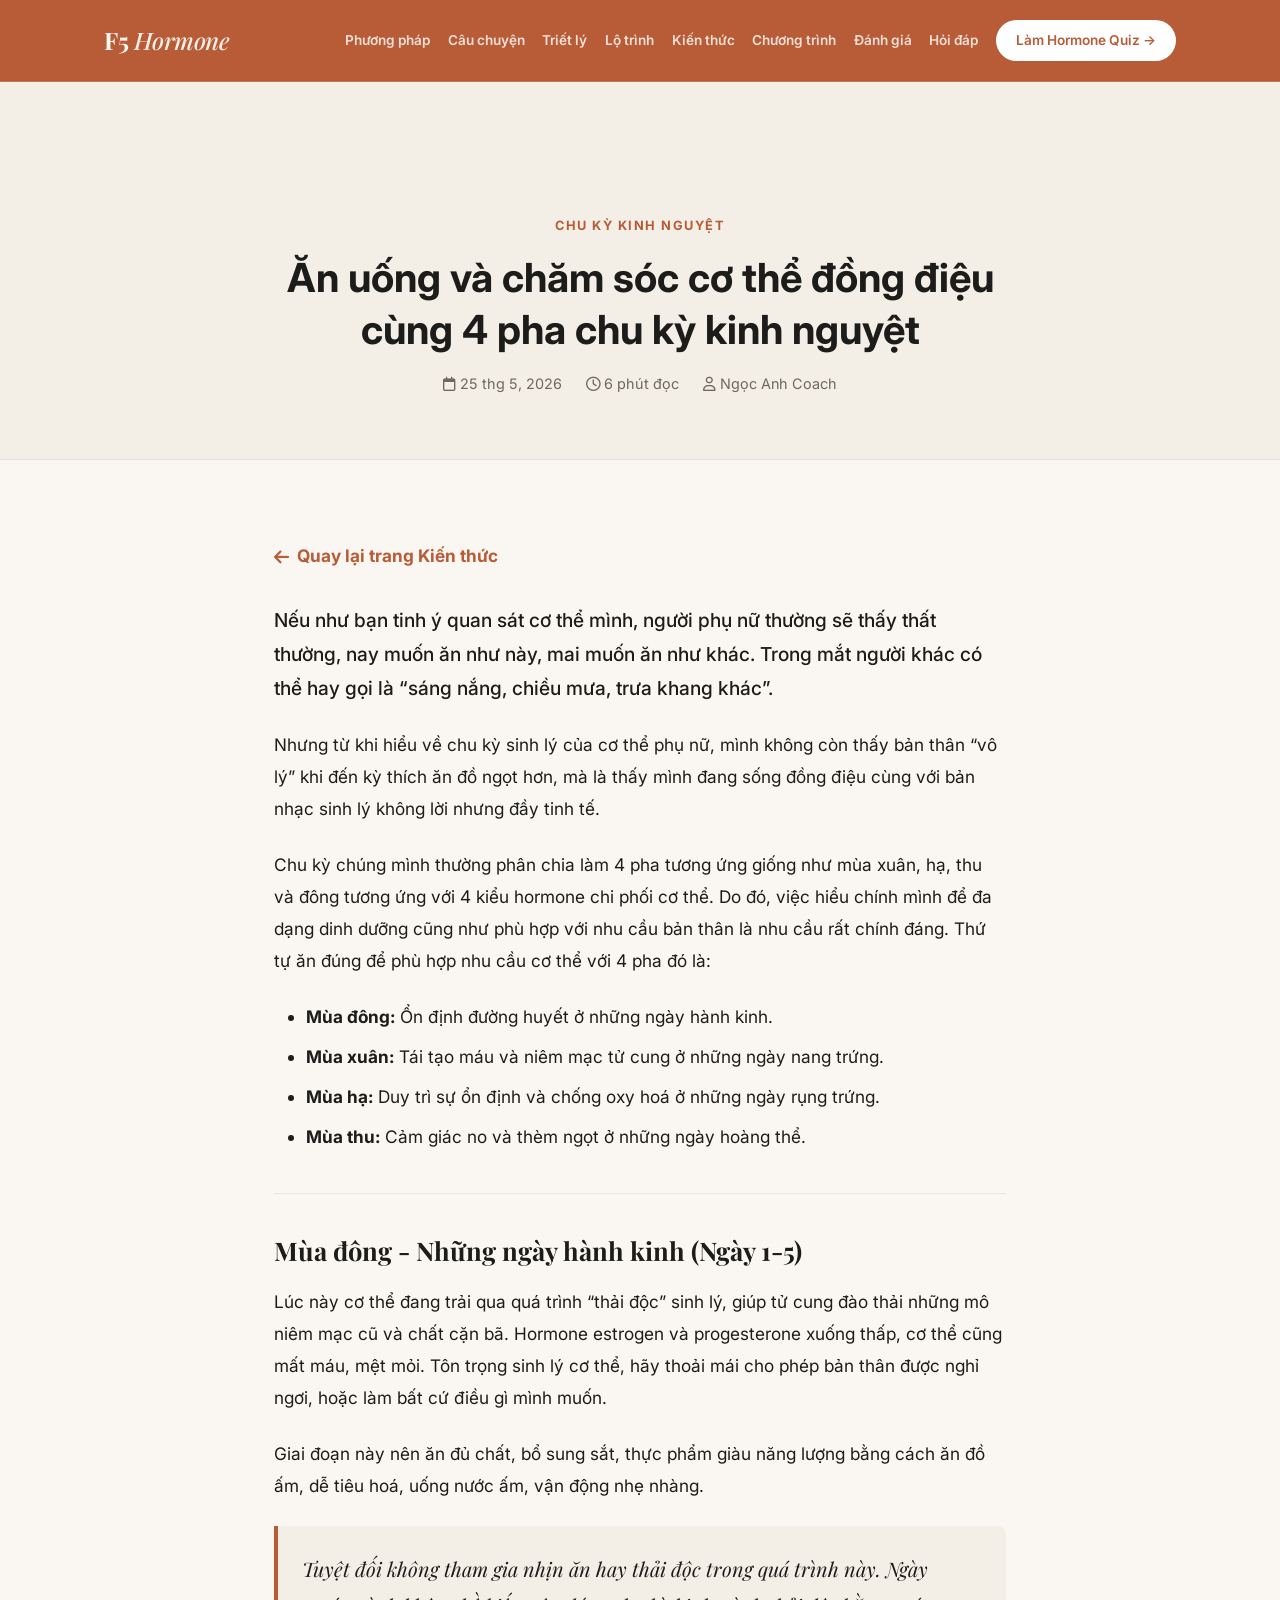
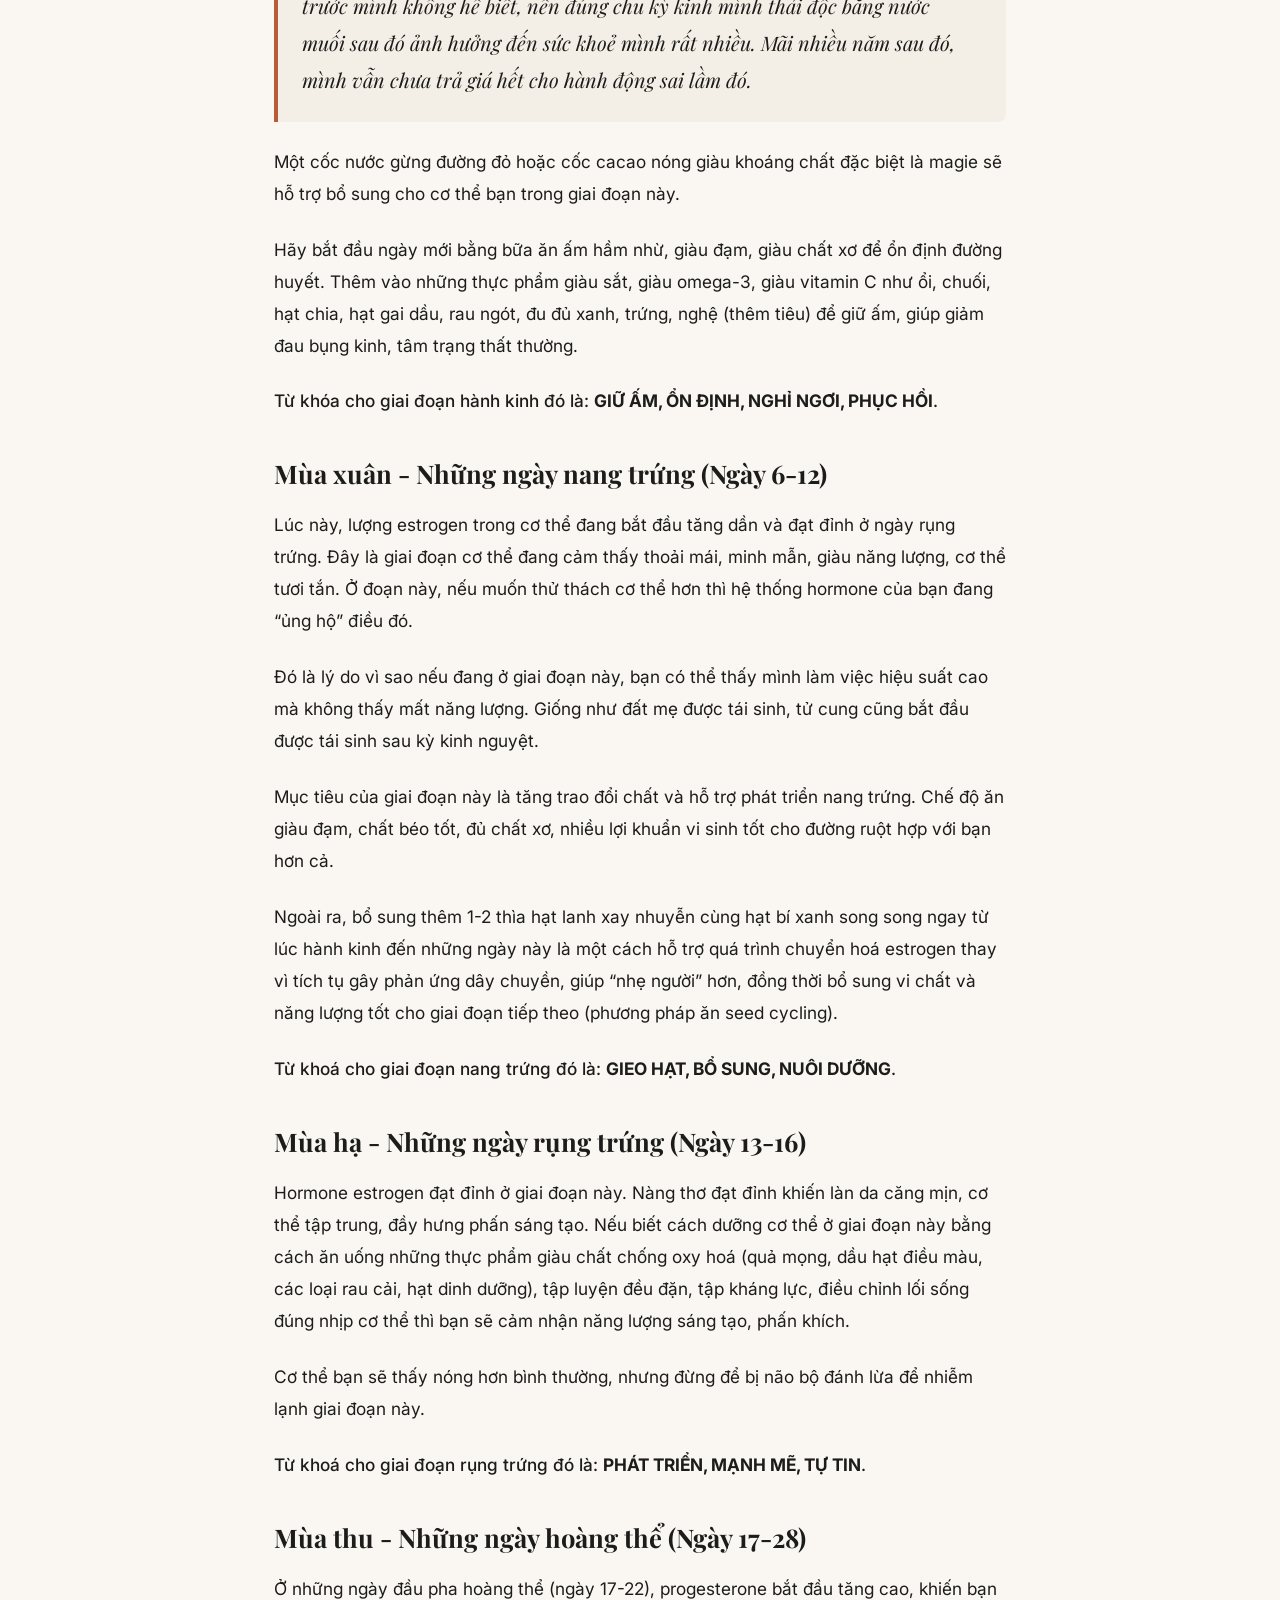
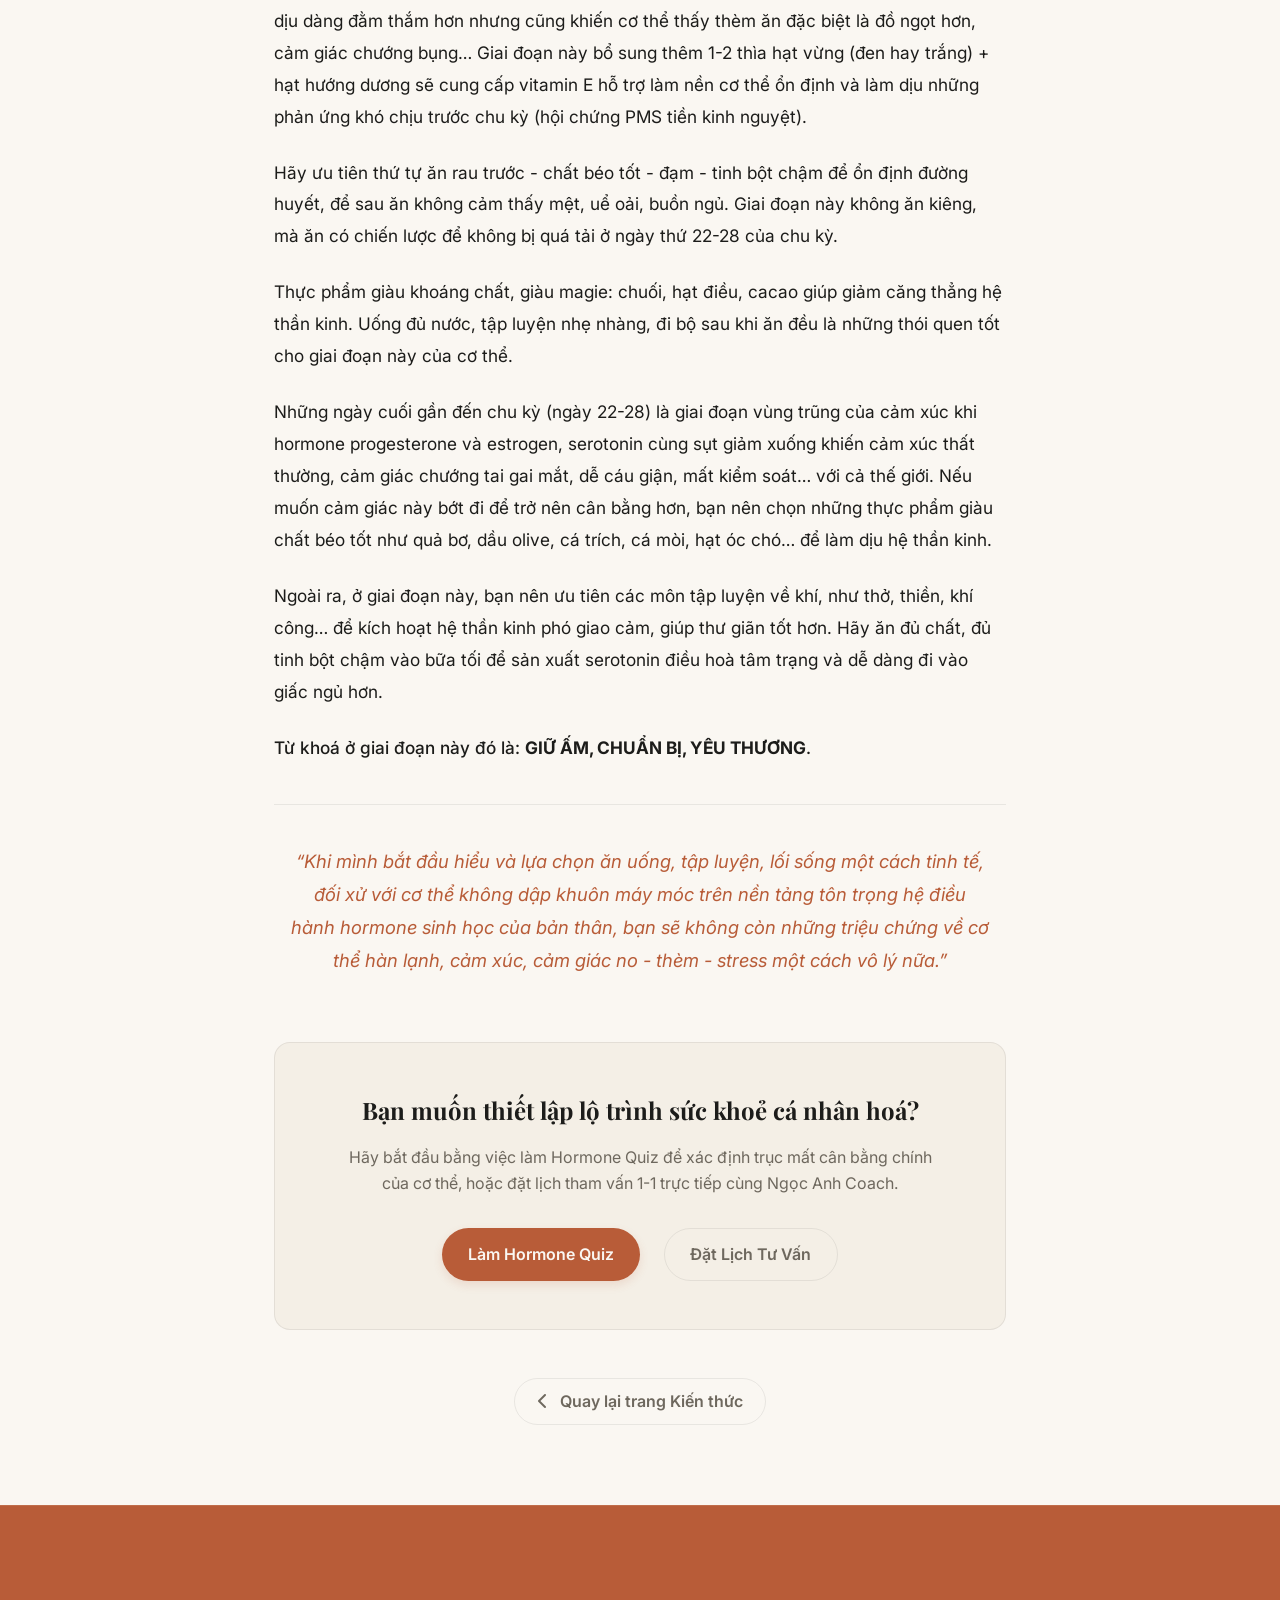
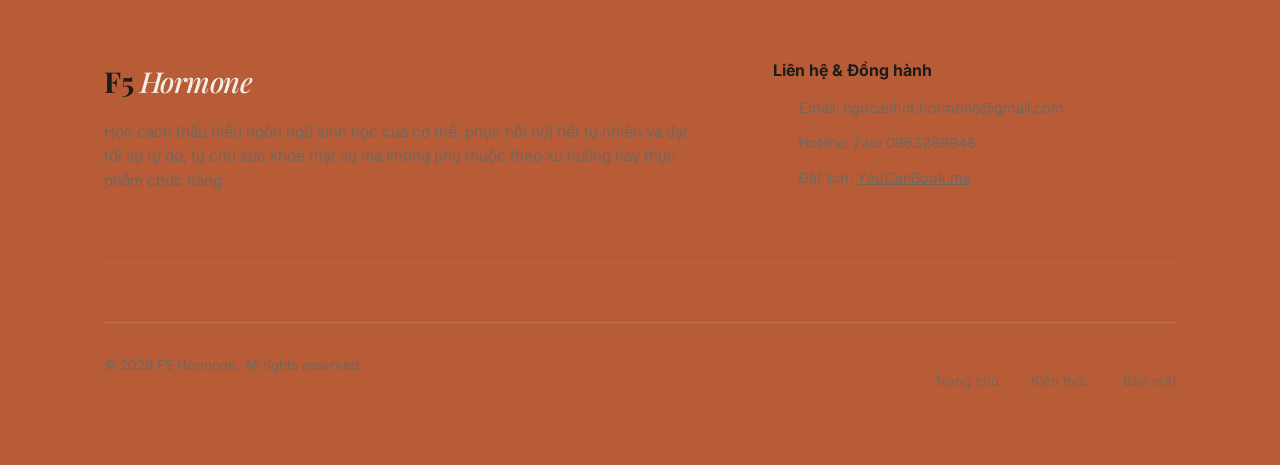
<file: an-uong-va-cham-soc-co-the-dong-dieu-cung-4-pha-chu-ky-kinh-nguyet.html>
<!DOCTYPE html>
<html lang="vi">
<head>
  <meta charset="UTF-8">
  <meta name="viewport" content="width=device-width, initial-scale=1.0">
  <title>Ăn uống và chăm sóc cơ thể đồng điệu cùng 4 pha chu kỳ kinh nguyệt | F5 Hormone</title>
  <meta name="description" content="Hiểu về chu kỳ sinh lý và cách ăn uống, vận động phù hợp theo 4 pha (mùa đông, xuân, hạ, thu) để sống đồng điệu cùng cơ thể phụ nữ."/>
  <link rel="shortcut icon" href="../../favicon.ico" type="image/x-icon">
  <link href="https://fonts.googleapis.com/css2?family=DM+Sans:wght@400;500;700&family=Playfair+Display:ital,wght@0,700;1,500;1,600&display=swap" rel="stylesheet">
  <link rel="stylesheet" href="https://cdnjs.cloudflare.com/ajax/libs/font-awesome/6.0.0/css/all.min.css">
  <link rel="stylesheet" href="../../conan-style.css">
</head>
<body>

  <!-- Header / Navigation -->
  <nav class="navbar scrolled">
    <div class="container nav-inner">
      <a href="../../index.html" class="logo">F5 <em>Hormone</em></a>
      <div class="nav-links">
        <a href="../../index.html#about">Phương pháp</a>
        <a href="../../index.html#story">Câu chuyện</a>
        <a href="../../index.html#philosophy">Triết lý</a>
        <a href="../../index.html#levels">Lộ trình</a>
        <a href="../index.html" class="active">Kiến thức</a>
        <a href="../../index.html#programs">Chương trình</a>
        <a href="../../index.html#reviews">Đánh giá</a>
        <a href="../../index.html#faq">Hỏi đáp</a>
        <a href="../../index.html#quiz" class="btn-nav">Làm Hormone Quiz →</a>
      </div>
    </div>
  </nav>

  <!-- Post Header -->
  <header class="post-header">
    <div class="container" style="max-width: 800px;">
      <span class="section-label">Chu kỳ kinh nguyệt</span>
      <h1 style="font-size: 2.5rem; line-height: 1.3;">Ăn uống và chăm sóc cơ thể đồng điệu cùng 4 pha chu kỳ kinh nguyệt</h1>
      
      <div class="post-meta-wrap">
        <span><i class="far fa-calendar"></i> 25 thg 5, 2026</span>
        <span><i class="far fa-clock"></i> 6 phút đọc</span>
        <span><i class="far fa-user"></i> Ngọc Anh Coach</span>
      </div>
    </div>
  </header>

  <!-- Post Content -->
  <section class="post-content-sec">
    <div class="container post-container">
      <article class="post-rich-text">
        <a href="../index.html" class="back-link" style="text-decoration:none; display:inline-flex; align-items:center; gap:0.5rem; font-weight:700; color:var(--accent-terracotta); margin-bottom: 2rem;"><i class="fas fa-arrow-left"></i> Quay lại trang Kiến thức</a>
        
        <p class="text-lead" style="font-size:1.2rem; font-weight:500; line-height:1.75; margin-bottom:1.5rem;">
          Nếu như bạn tinh ý quan sát cơ thể mình, người phụ nữ thường sẽ thấy thất thường, nay muốn ăn như này, mai muốn ăn như khác. Trong mắt người khác có thể hay gọi là “sáng nắng, chiều mưa, trưa khang khác”.
        </p>
        
        <p>
          Nhưng từ khi hiểu về chu kỳ sinh lý của cơ thể phụ nữ, mình không còn thấy bản thân “vô lý” khi đến kỳ thích ăn đồ ngọt hơn, mà là thấy mình đang sống đồng điệu cùng với bản nhạc sinh lý không lời nhưng đầy tinh tế.
        </p>

        <p>
          Chu kỳ chúng mình thường phân chia làm 4 pha tương ứng giống như mùa xuân, hạ, thu và đông tương ứng với 4 kiểu hormone chi phối cơ thể. Do đó, việc hiểu chính mình để đa dạng dinh dưỡng cũng như phù hợp với nhu cầu bản thân là nhu cầu rất chính đáng. Thứ tự ăn đúng để phù hợp nhu cầu cơ thể với 4 pha đó là:
        </p>
        
        <ul>
          <li><strong>Mùa đông:</strong> Ổn định đường huyết ở những ngày hành kinh.</li>
          <li><strong>Mùa xuân:</strong> Tái tạo máu và niêm mạc tử cung ở những ngày nang trứng.</li>
          <li><strong>Mùa hạ:</strong> Duy trì sự ổn định và chống oxy hoá ở những ngày rụng trứng.</li>
          <li><strong>Mùa thu:</strong> Cảm giác no và thèm ngọt ở những ngày hoàng thể.</li>
        </ul>

        <hr style="border: 0; border-top: 1px solid var(--border-light); margin: 2.5rem 0;">

        <h2>Mùa đông - Những ngày hành kinh (Ngày 1-5)</h2>
        <p>
          Lúc này cơ thể đang trải qua quá trình “thải độc” sinh lý, giúp tử cung đào thải những mô niêm mạc cũ và chất cặn bã. Hormone estrogen và progesterone xuống thấp, cơ thể cũng mất máu, mệt mỏi. Tôn trọng sinh lý cơ thể, hãy thoải mái cho phép bản thân được nghỉ ngơi, hoặc làm bất cứ điều gì mình muốn.
        </p>
        <p>
          Giai đoạn này nên ăn đủ chất, bổ sung sắt, thực phẩm giàu năng lượng bằng cách ăn đồ ấm, dễ tiêu hoá, uống nước ấm, vận động nhẹ nhàng.
        </p>
        <div class="post-quote" style="border-left: 4px solid var(--accent-terracotta); padding-left: 1.5rem; font-style: italic; margin: 1.5rem 0;">
          Tuyệt đối không tham gia nhịn ăn hay thải độc trong quá trình này. Ngày trước mình không hề biết, nên đúng chu kỳ kinh mình thải độc bằng nước muối sau đó ảnh hưởng đến sức khoẻ mình rất nhiều. Mãi nhiều năm sau đó, mình vẫn chưa trả giá hết cho hành động sai lầm đó.
        </div>
        <p>
          Một cốc nước gừng đường đỏ hoặc cốc cacao nóng giàu khoáng chất đặc biệt là magie sẽ hỗ trợ bổ sung cho cơ thể bạn trong giai đoạn này.
        </p>
        <p>
          Hãy bắt đầu ngày mới bằng bữa ăn ấm hầm nhừ, giàu đạm, giàu chất xơ để ổn định đường huyết. Thêm vào những thực phẩm giàu sắt, giàu omega-3, giàu vitamin C như ổi, chuối, hạt chia, hạt gai dầu, rau ngót, đu đủ xanh, trứng, nghệ (thêm tiêu) để giữ ấm, giúp giảm đau bụng kinh, tâm trạng thất thường.
        </p>
        <p style="font-weight: 500;">
          Từ khóa cho giai đoạn hành kinh đó là: <strong>GIỮ ẤM, ỔN ĐỊNH, NGHỈ NGƠI, PHỤC HỒI</strong>.
        </p>

        <h2>Mùa xuân - Những ngày nang trứng (Ngày 6-12)</h2>
        <p>
          Lúc này, lượng estrogen trong cơ thể đang bắt đầu tăng dần và đạt đỉnh ở ngày rụng trứng. Đây là giai đoạn cơ thể đang cảm thấy thoải mái, minh mẫn, giàu năng lượng, cơ thể tươi tắn. Ở đoạn này, nếu muốn thử thách cơ thể hơn thì hệ thống hormone của bạn đang “ủng hộ” điều đó.
        </p>
        <p>
          Đó là lý do vì sao nếu đang ở giai đoạn này, bạn có thể thấy mình làm việc hiệu suất cao mà không thấy mất năng lượng. Giống như đất mẹ được tái sinh, tử cung cũng bắt đầu được tái sinh sau kỳ kinh nguyệt.
        </p>
        <p>
          Mục tiêu của giai đoạn này là tăng trao đổi chất và hỗ trợ phát triển nang trứng. Chế độ ăn giàu đạm, chất béo tốt, đủ chất xơ, nhiều lợi khuẩn vi sinh tốt cho đường ruột hợp với bạn hơn cả.
        </p>
        <p>
          Ngoài ra, bổ sung thêm 1-2 thìa hạt lanh xay nhuyễn cùng hạt bí xanh song song ngay từ lúc hành kinh đến những ngày này là một cách hỗ trợ quá trình chuyển hoá estrogen thay vì tích tụ gây phản ứng dây chuyền, giúp “nhẹ người” hơn, đồng thời bổ sung vi chất và năng lượng tốt cho giai đoạn tiếp theo (phương pháp ăn seed cycling).
        </p>
        <p style="font-weight: 500;">
          Từ khoá cho giai đoạn nang trứng đó là: <strong>GIEO HẠT, BỔ SUNG, NUÔI DƯỠNG</strong>.
        </p>

        <h2>Mùa hạ - Những ngày rụng trứng (Ngày 13-16)</h2>
        <p>
          Hormone estrogen đạt đỉnh ở giai đoạn này. Nàng thơ đạt đỉnh khiến làn da căng mịn, cơ thể tập trung, đầy hưng phấn sáng tạo. Nếu biết cách dưỡng cơ thể ở giai đoạn này bằng cách ăn uống những thực phẩm giàu chất chống oxy hoá (quả mọng, dầu hạt điều màu, các loại rau cải, hạt dinh dưỡng), tập luyện đều đặn, tập kháng lực, điều chỉnh lối sống đúng nhịp cơ thể thì bạn sẽ cảm nhận năng lượng sáng tạo, phấn khích.
        </p>
        <p>
          Cơ thể bạn sẽ thấy nóng hơn bình thường, nhưng đừng để bị não bộ đánh lừa để nhiễm lạnh giai đoạn này.
        </p>
        <p style="font-weight: 500;">
          Từ khoá cho giai đoạn rụng trứng đó là: <strong>PHÁT TRIỂN, MẠNH MẼ, TỰ TIN</strong>.
        </p>

        <h2>Mùa thu - Những ngày hoàng thể (Ngày 17-28)</h2>
        <p>
          Ở những ngày đầu pha hoàng thể (ngày 17-22), progesterone bắt đầu tăng cao, khiến bạn dịu dàng đằm thắm hơn nhưng cũng khiến cơ thể thấy thèm ăn đặc biệt là đồ ngọt hơn, cảm giác chướng bụng… Giai đoạn này bổ sung thêm 1-2 thìa hạt vừng (đen hay trắng) + hạt hướng dương sẽ cung cấp vitamin E hỗ trợ làm nền cơ thể ổn định và làm dịu những phản ứng khó chịu trước chu kỳ (hội chứng PMS tiền kinh nguyệt).
        </p>
        <p>
          Hãy ưu tiên thứ tự ăn rau trước - chất béo tốt - đạm - tinh bột chậm để ổn định đường huyết, để sau ăn không cảm thấy mệt, uể oải, buồn ngủ. Giai đoạn này không ăn kiêng, mà ăn có chiến lược để không bị quá tải ở ngày thứ 22-28 của chu kỳ.
        </p>
        <p>
          Thực phẩm giàu khoáng chất, giàu magie: chuối, hạt điều, cacao giúp giảm căng thẳng hệ thần kinh. Uống đủ nước, tập luyện nhẹ nhàng, đi bộ sau khi ăn đều là những thói quen tốt cho giai đoạn này của cơ thể.
        </p>
        <p>
          Những ngày cuối gần đến chu kỳ (ngày 22-28) là giai đoạn vùng trũng của cảm xúc khi hormone progesterone và estrogen, serotonin cùng sụt giảm xuống khiến cảm xúc thất thường, cảm giác chướng tai gai mắt, dễ cáu giận, mất kiểm soát… với cả thế giới. Nếu muốn cảm giác này bớt đi để trở nên cân bằng hơn, bạn nên chọn những thực phẩm giàu chất béo tốt như quả bơ, dầu olive, cá trích, cá mòi, hạt óc chó… để làm dịu hệ thần kinh.
        </p>
        <p>
          Ngoài ra, ở giai đoạn này, bạn nên ưu tiên các môn tập luyện về khí, như thở, thiền, khí công… để kích hoạt hệ thần kinh phó giao cảm, giúp thư giãn tốt hơn. Hãy ăn đủ chất, đủ tinh bột chậm vào bữa tối để sản xuất serotonin điều hoà tâm trạng và dễ dàng đi vào giấc ngủ hơn.
        </p>
        <p style="font-weight: 500;">
          Từ khoá ở giai đoạn này đó là: <strong>GIỮ ẤM, CHUẨN BỊ, YÊU THƯƠNG</strong>.
        </p>

        <hr style="border: 0; border-top: 1px solid var(--border-light); margin: 2.5rem 0;">

        <p class="text-lead" style="font-style: italic; font-size:1.15rem; line-height:1.8; text-align: center; color: var(--accent-terracotta); max-width: 700px; margin: 0 auto;">
          “Khi mình bắt đầu hiểu và lựa chọn ăn uống, tập luyện, lối sống một cách tinh tế, đối xử với cơ thể không dập khuôn máy móc trên nền tảng tôn trọng hệ điều hành hormone sinh học của bản thân, bạn sẽ không còn những triệu chứng về cơ thể hàn lạnh, cảm xúc, cảm giác no - thèm - stress một cách vô lý nữa.”
        </p>
      </article>

      <!-- Post Footer / Call to action -->
      <div class="post-footer-box">
        <h3>Bạn muốn thiết lập lộ trình sức khoẻ cá nhân hoá?</h3>
        <p>
          Hãy bắt đầu bằng việc làm Hormone Quiz để xác định trục mất cân bằng chính của cơ thể, hoặc đặt lịch tham vấn 1-1 trực tiếp cùng Ngọc Anh Coach.
        </p>
        <div class="post-footer-ctas">
          <a href="../../index.html#quiz" class="btn-primary" style="text-decoration:none; border-radius:50px; padding: 0.8rem 1.6rem;">Làm Hormone Quiz</a>
          <a href="https://huyenluu-functionalhealthadvisor.youcanbook.me/" target="_blank" rel="noopener" class="btn-ghost" style="text-decoration:none; border-radius:50px; padding: 0.8rem 1.6rem; border: 1.5px solid var(--border-light); color: var(--text-muted);">Đặt Lịch Tư Vấn</a>
        </div>
      </div>
      
      <div style="margin-top: 3rem; text-align: center;">
        <a href="../index.html" class="btn-ghost" style="text-decoration:none; border-radius:50px; padding: 0.6rem 1.4rem; border: 1px solid var(--border-light); color: var(--text-muted); display:inline-block;"><i class="fas fa-chevron-left" style="margin-right:0.5rem"></i> Quay lại trang Kiến thức</a>
      </div>
    </div>
  </section>

  <!-- FOOTER -->
  <footer class="footer">
    <div class="container">
      <div class="footer-inner" style="display: grid; grid-template-columns: 1.5fr 1fr; gap: 4rem; padding: 4rem 0; border-bottom: 1px solid var(--border-light); text-align: left;">
        <div>
          <a href="../../index.html" class="logo" style="font-size: 1.8rem; font-weight: 700; color: var(--text-primary); text-decoration: none;">F5 <em>Hormone</em></a>
          <p style="margin-top: 1rem; color: var(--text-muted); font-size: 0.95rem; line-height: 1.6;">Học cách thấu hiểu ngôn ngữ sinh học của cơ thể, phục hồi nội tiết tự nhiên và đạt tới sự tự do, tự chủ sức khoẻ thật sự mà không phụ thuộc theo xu hướng hay thực phẩm chức năng.</p>
        </div>
        <div style="display: flex; flex-direction: column; gap: 0.75rem;">
          <h4 style="font-size: 1rem; font-weight: 700; color: var(--text-primary);">Liên hệ & Đồng hành</h4>
          <span style="font-size: 0.9rem; color: var(--text-muted);"><i class="far fa-envelope" style="margin-right: 0.5rem; color: var(--accent-terracotta);"></i> Email: ngocanhnt.hormone@gmail.com</span>
          <span style="font-size: 0.9rem; color: var(--text-muted);"><i class="fab fa-whatsapp" style="margin-right: 0.5rem; color: var(--accent-terracotta);"></i> Hotline: Zalo 0963289948</span>
          <span style="font-size: 0.9rem; color: var(--text-muted);"><i class="fas fa-calendar-alt" style="margin-right: 0.5rem; color: var(--accent-terracotta);"></i> Đặt lịch: <a href="https://huyenluu-functionalhealthadvisor.youcanbook.me/" target="_blank" rel="noopener" style="color: inherit; text-decoration: underline;">YouCanBook.me</a></span>
        </div>
      </div>
      <div class="footer-bottom" style="padding: 2rem 0; text-align: center;">
        <p style="font-size: 0.85rem; color: var(--text-muted);">© 2026 F5 Hormone. All rights reserved.</p>
        <div style="margin-top: 1rem; display: flex; justify-content: center; gap: 2rem; opacity: 0.8; font-size: 0.85rem;">
          <a href="../../index.html" style="color: var(--text-muted); text-decoration: none;">Trang chủ</a>
          <a href="../index.html" style="color: var(--text-muted); text-decoration: none;">Kiến thức</a>
          <a href="../../chinh-sach-bao-mat.html" style="color: var(--text-muted); text-decoration: none;">Bảo mật</a>
        </div>
      </div>
    </div>
  </footer>

</body>
</html>
</file>
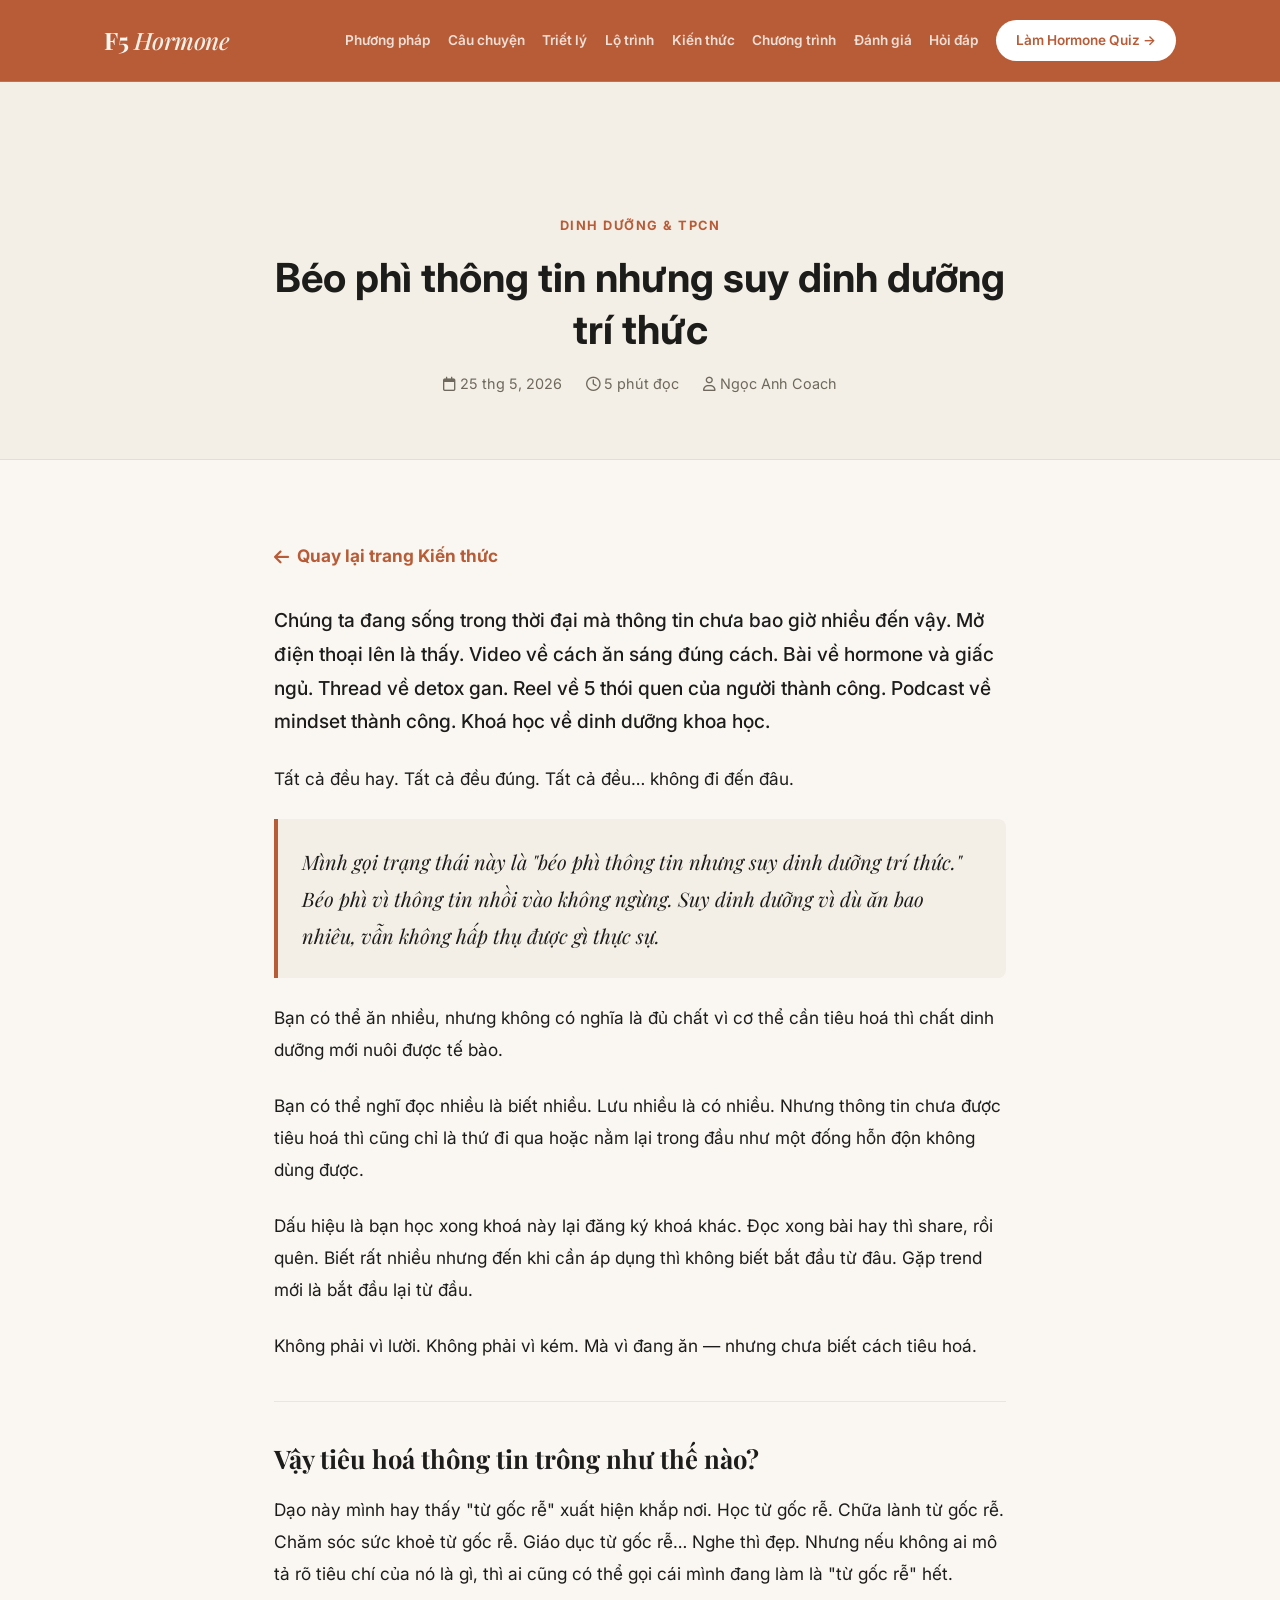
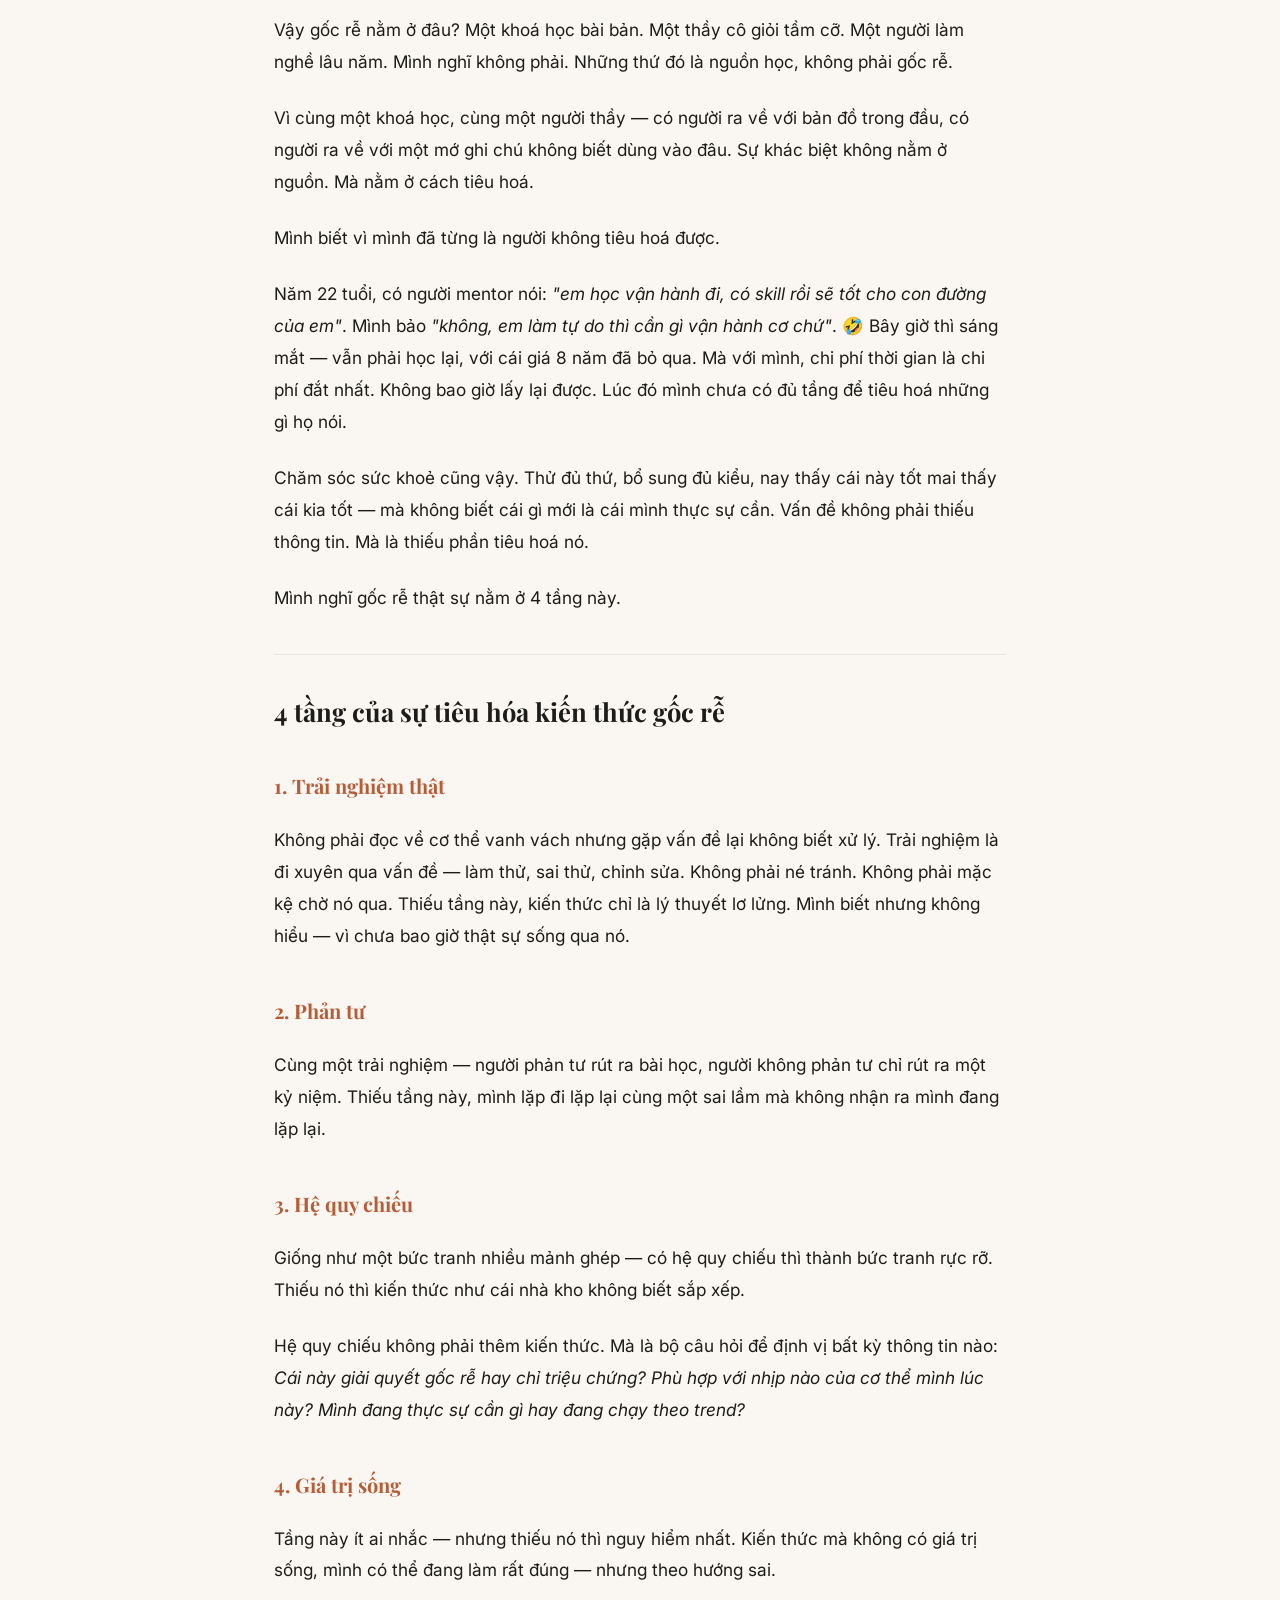
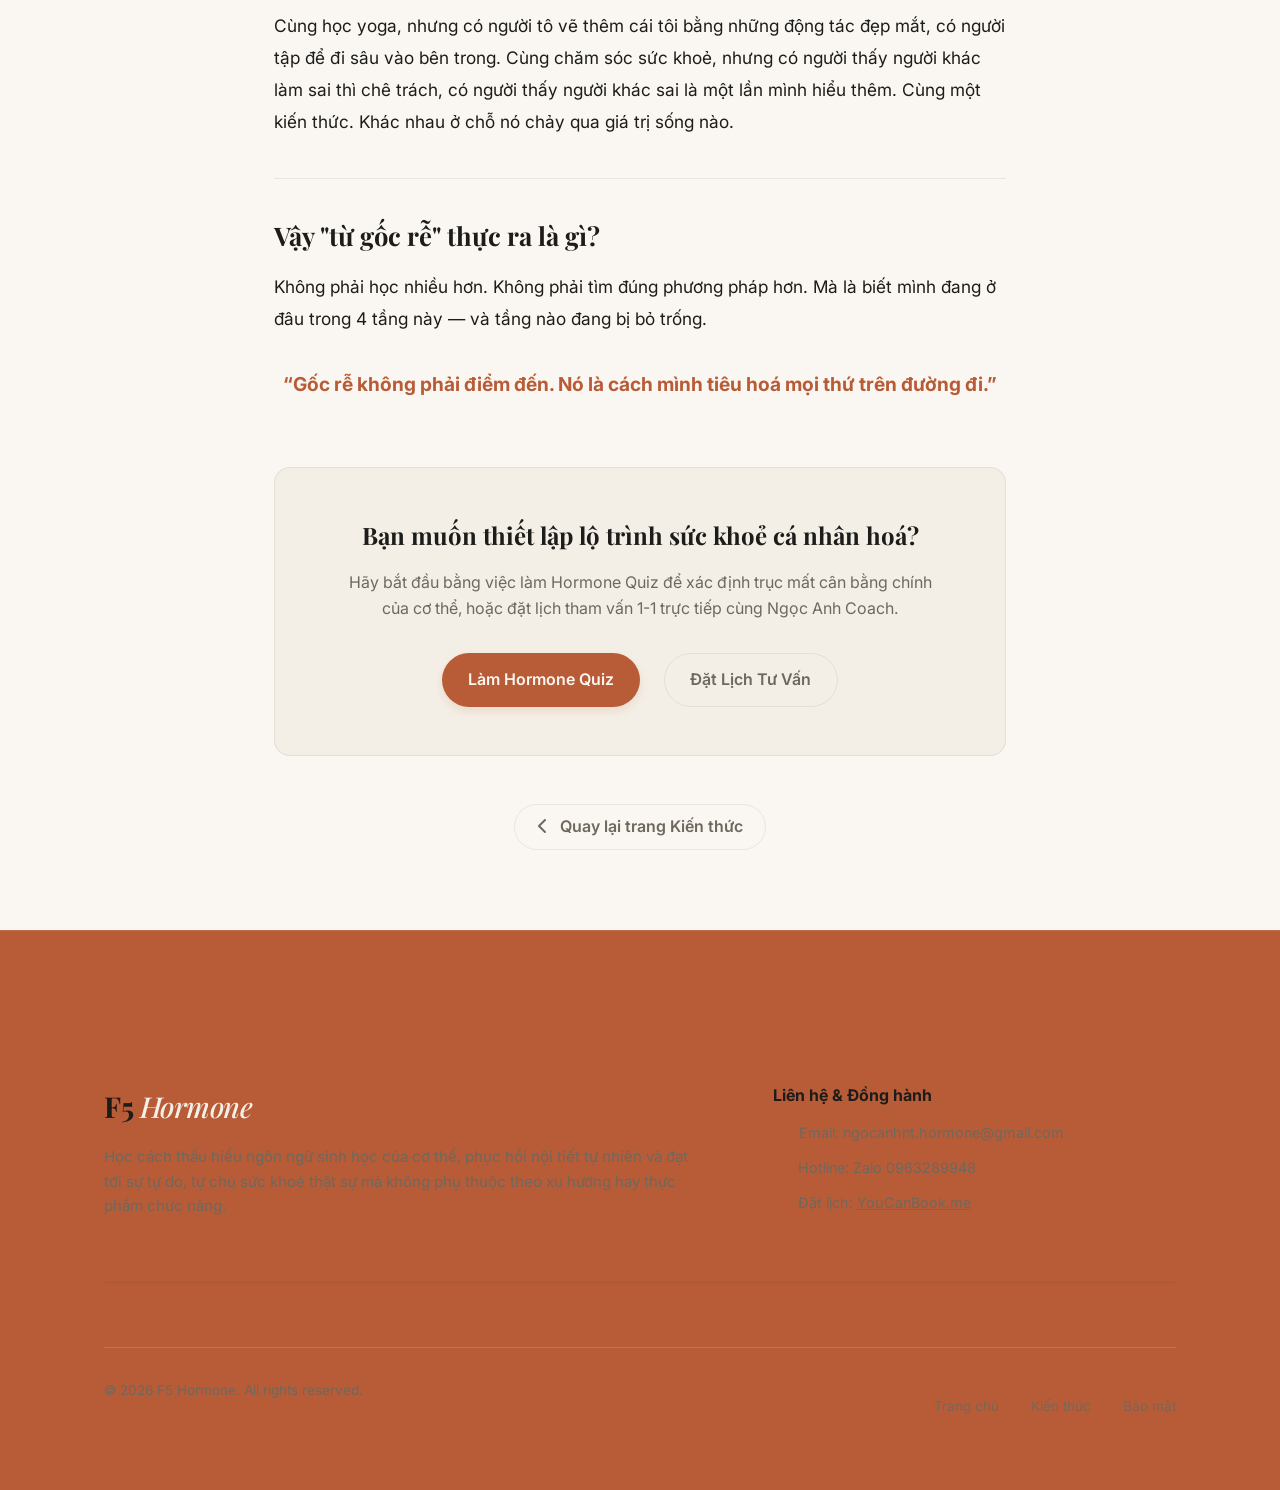
<file: beo-phi-thong-tin-nhung-suy-dinh-duong-tri-thuc.html>
<!DOCTYPE html>
<html lang="vi">
<head>
  <meta charset="UTF-8">
  <meta name="viewport" content="width=device-width, initial-scale=1.0">
  <title>Béo phì thông tin nhưng suy dinh dưỡng trí thức | F5 Hormone</title>
  <meta name="description" content="Chúng ta đang béo phì thông tin nhưng suy dinh dưỡng trí thức. Hãy cùng tìm hiểu 4 tầng cốt lõi để thực sự 'tiêu hóa' kiến thức và chăm sóc sức khỏe từ gốc rễ."/>
  <link rel="shortcut icon" href="../../favicon.ico" type="image/x-icon">
  <link href="https://fonts.googleapis.com/css2?family=DM+Sans:wght@400;500;700&family=Playfair+Display:ital,wght@0,700;1,500;1,600&display=swap" rel="stylesheet">
  <link rel="stylesheet" href="https://cdnjs.cloudflare.com/ajax/libs/font-awesome/6.0.0/css/all.min.css">
  <link rel="stylesheet" href="../../conan-style.css">
</head>
<body>

  <!-- Header / Navigation -->
  <nav class="navbar scrolled">
    <div class="container nav-inner">
      <a href="../../index.html" class="logo">F5 <em>Hormone</em></a>
      <div class="nav-links">
        <a href="../../index.html#about">Phương pháp</a>
        <a href="../../index.html#story">Câu chuyện</a>
        <a href="../../index.html#philosophy">Triết lý</a>
        <a href="../../index.html#levels">Lộ trình</a>
        <a href="../index.html" class="active">Kiến thức</a>
        <a href="../../index.html#programs">Chương trình</a>
        <a href="../../index.html#reviews">Đánh giá</a>
        <a href="../../index.html#faq">Hỏi đáp</a>
        <a href="../../index.html#quiz" class="btn-nav">Làm Hormone Quiz →</a>
      </div>
    </div>
  </nav>

  <!-- Post Header -->
  <header class="post-header">
    <div class="container" style="max-width: 800px;">
      <span class="section-label">Dinh dưỡng & TPCN</span>
      <h1 style="font-size: 2.5rem; line-height: 1.3;">Béo phì thông tin nhưng suy dinh dưỡng trí thức</h1>
      
      <div class="post-meta-wrap">
        <span><i class="far fa-calendar"></i> 25 thg 5, 2026</span>
        <span><i class="far fa-clock"></i> 5 phút đọc</span>
        <span><i class="far fa-user"></i> Ngọc Anh Coach</span>
      </div>
    </div>
  </header>

  <!-- Post Content -->
  <section class="post-content-sec">
    <div class="container post-container">
      <article class="post-rich-text">
        <a href="../index.html" class="back-link" style="text-decoration:none; display:inline-flex; align-items:center; gap:0.5rem; font-weight:700; color:var(--accent-terracotta); margin-bottom: 2rem;"><i class="fas fa-arrow-left"></i> Quay lại trang Kiến thức</a>
        
        <p class="text-lead" style="font-size:1.2rem; font-weight:500; line-height:1.75; margin-bottom:1.5rem;">
          Chúng ta đang sống trong thời đại mà thông tin chưa bao giờ nhiều đến vậy. Mở điện thoại lên là thấy. Video về cách ăn sáng đúng cách. Bài về hormone và giấc ngủ. Thread về detox gan. Reel về 5 thói quen của người thành công. Podcast về mindset thành công. Khoá học về dinh dưỡng khoa học.
        </p>
        
        <p>
          Tất cả đều hay. Tất cả đều đúng. Tất cả đều… không đi đến đâu.
        </p>

        <div class="post-quote" style="border-left: 4px solid var(--accent-terracotta); padding-left: 1.5rem; font-style: italic; margin: 1.5rem 0;">
          Mình gọi trạng thái này là "béo phì thông tin nhưng suy dinh dưỡng trí thức." Béo phì vì thông tin nhồi vào không ngừng. Suy dinh dưỡng vì dù ăn bao nhiêu, vẫn không hấp thụ được gì thực sự.
        </div>

        <p>
          Bạn có thể ăn nhiều, nhưng không có nghĩa là đủ chất vì cơ thể cần tiêu hoá thì chất dinh dưỡng mới nuôi được tế bào.
        </p>

        <p>
          Bạn có thể nghĩ đọc nhiều là biết nhiều. Lưu nhiều là có nhiều. Nhưng thông tin chưa được tiêu hoá thì cũng chỉ là thứ đi qua hoặc nằm lại trong đầu như một đống hỗn độn không dùng được.
        </p>

        <p>
          Dấu hiệu là bạn học xong khoá này lại đăng ký khoá khác. Đọc xong bài hay thì share, rồi quên. Biết rất nhiều nhưng đến khi cần áp dụng thì không biết bắt đầu từ đâu. Gặp trend mới là bắt đầu lại từ đầu.
        </p>

        <p>
          Không phải vì lười. Không phải vì kém. Mà vì đang ăn — nhưng chưa biết cách tiêu hoá.
        </p>

        <hr style="border: 0; border-top: 1px solid var(--border-light); margin: 2.5rem 0;">

        <h2>Vậy tiêu hoá thông tin trông như thế nào?</h2>
        <p>
          Dạo này mình hay thấy "từ gốc rễ" xuất hiện khắp nơi. Học từ gốc rễ. Chữa lành từ gốc rễ. Chăm sóc sức khoẻ từ gốc rễ. Giáo dục từ gốc rễ… Nghe thì đẹp. Nhưng nếu không ai mô tả rõ tiêu chí của nó là gì, thì ai cũng có thể gọi cái mình đang làm là "từ gốc rễ" hết.
        </p>
        <p>
          Vậy gốc rễ nằm ở đâu? Một khoá học bài bản. Một thầy cô giỏi tầm cỡ. Một người làm nghề lâu năm. Mình nghĩ không phải. Những thứ đó là nguồn học, không phải gốc rễ.
        </p>
        <p>
          Vì cùng một khoá học, cùng một người thầy — có người ra về với bản đồ trong đầu, có người ra về với một mớ ghi chú không biết dùng vào đâu. Sự khác biệt không nằm ở nguồn. Mà nằm ở cách tiêu hoá.
        </p>
        <p>
          Mình biết vì mình đã từng là người không tiêu hoá được.
        </p>
        <p>
          Năm 22 tuổi, có người mentor nói: <em>"em học vận hành đi, có skill rồi sẽ tốt cho con đường của em"</em>. Mình bảo <em>"không, em làm tự do thì cần gì vận hành cơ chứ"</em>. 🤣 Bây giờ thì sáng mắt — vẫn phải học lại, với cái giá 8 năm đã bỏ qua. Mà với mình, chi phí thời gian là chi phí đắt nhất. Không bao giờ lấy lại được. Lúc đó mình chưa có đủ tầng để tiêu hoá những gì họ nói.
        </p>
        <p>
          Chăm sóc sức khoẻ cũng vậy. Thử đủ thứ, bổ sung đủ kiểu, nay thấy cái này tốt mai thấy cái kia tốt — mà không biết cái gì mới là cái mình thực sự cần. Vấn đề không phải thiếu thông tin. Mà là thiếu phần tiêu hoá nó.
        </p>
        <p>
          Mình nghĩ gốc rễ thật sự nằm ở 4 tầng này.
        </p>

        <hr style="border: 0; border-top: 1px solid var(--border-light); margin: 2.5rem 0;">

        <h2>4 tầng của sự tiêu hóa kiến thức gốc rễ</h2>

        <h3>1. Trải nghiệm thật</h3>
        <p>
          Không phải đọc về cơ thể vanh vách nhưng gặp vấn đề lại không biết xử lý. Trải nghiệm là đi xuyên qua vấn đề — làm thử, sai thử, chỉnh sửa. Không phải né tránh. Không phải mặc kệ chờ nó qua. Thiếu tầng này, kiến thức chỉ là lý thuyết lơ lửng. Mình biết nhưng không hiểu — vì chưa bao giờ thật sự sống qua nó.
        </p>

        <h3>2. Phản tư</h3>
        <p>
          Cùng một trải nghiệm — người phản tư rút ra bài học, người không phản tư chỉ rút ra một kỷ niệm. Thiếu tầng này, mình lặp đi lặp lại cùng một sai lầm mà không nhận ra mình đang lặp lại.
        </p>

        <h3>3. Hệ quy chiếu</h3>
        <p>
          Giống như một bức tranh nhiều mảnh ghép — có hệ quy chiếu thì thành bức tranh rực rỡ. Thiếu nó thì kiến thức như cái nhà kho không biết sắp xếp.
        </p>
        <p>
          Hệ quy chiếu không phải thêm kiến thức. Mà là bộ câu hỏi để định vị bất kỳ thông tin nào: <em>Cái này giải quyết gốc rễ hay chỉ triệu chứng? Phù hợp với nhịp nào của cơ thể mình lúc này? Mình đang thực sự cần gì hay đang chạy theo trend?</em>
        </p>

        <h3>4. Giá trị sống</h3>
        <p>
          Tầng này ít ai nhắc — nhưng thiếu nó thì nguy hiểm nhất. Kiến thức mà không có giá trị sống, mình có thể đang làm rất đúng — nhưng theo hướng sai.
        </p>
        <p>
          Cùng học yoga, nhưng có người tô vẽ thêm cái tôi bằng những động tác đẹp mắt, có người tập để đi sâu vào bên trong. Cùng chăm sóc sức khoẻ, nhưng có người thấy người khác làm sai thì chê trách, có người thấy người khác sai là một lần mình hiểu thêm. Cùng một kiến thức. Khác nhau ở chỗ nó chảy qua giá trị sống nào.
        </p>

        <hr style="border: 0; border-top: 1px solid var(--border-light); margin: 2.5rem 0;">

        <h2>Vậy "từ gốc rễ" thực ra là gì?</h2>
        <p>
          Không phải học nhiều hơn. Không phải tìm đúng phương pháp hơn. Mà là biết mình đang ở đâu trong 4 tầng này — và tầng nào đang bị bỏ trống.
        </p>
        <p style="font-weight: 700; color: var(--accent-terracotta); font-size: 1.2rem; text-align: center; margin: 2rem 0;">
          “Gốc rễ không phải điểm đến. Nó là cách mình tiêu hoá mọi thứ trên đường đi.”
        </p>
      </article>

      <!-- Post Footer / Call to action -->
      <div class="post-footer-box">
        <h3>Bạn muốn thiết lập lộ trình sức khoẻ cá nhân hoá?</h3>
        <p>
          Hãy bắt đầu bằng việc làm Hormone Quiz để xác định trục mất cân bằng chính của cơ thể, hoặc đặt lịch tham vấn 1-1 trực tiếp cùng Ngọc Anh Coach.
        </p>
        <div class="post-footer-ctas">
          <a href="../../index.html#quiz" class="btn-primary" style="text-decoration:none; border-radius:50px; padding: 0.8rem 1.6rem;">Làm Hormone Quiz</a>
          <a href="https://huyenluu-functionalhealthadvisor.youcanbook.me/" target="_blank" rel="noopener" class="btn-ghost" style="text-decoration:none; border-radius:50px; padding: 0.8rem 1.6rem; border: 1.5px solid var(--border-light); color: var(--text-muted);">Đặt Lịch Tư Vấn</a>
        </div>
      </div>
      
      <div style="margin-top: 3rem; text-align: center;">
        <a href="../index.html" class="btn-ghost" style="text-decoration:none; border-radius:50px; padding: 0.6rem 1.4rem; border: 1px solid var(--border-light); color: var(--text-muted); display:inline-block;"><i class="fas fa-chevron-left" style="margin-right:0.5rem"></i> Quay lại trang Kiến thức</a>
      </div>
    </div>
  </section>

  <!-- FOOTER -->
  <footer class="footer">
    <div class="container">
      <div class="footer-inner" style="display: grid; grid-template-columns: 1.5fr 1fr; gap: 4rem; padding: 4rem 0; border-bottom: 1px solid var(--border-light); text-align: left;">
        <div>
          <a href="../../index.html" class="logo" style="font-size: 1.8rem; font-weight: 700; color: var(--text-primary); text-decoration: none;">F5 <em>Hormone</em></a>
          <p style="margin-top: 1rem; color: var(--text-muted); font-size: 0.95rem; line-height: 1.6;">Học cách thấu hiểu ngôn ngữ sinh học của cơ thể, phục hồi nội tiết tự nhiên và đạt tới sự tự do, tự chủ sức khoẻ thật sự mà không phụ thuộc theo xu hướng hay thực phẩm chức năng.</p>
        </div>
        <div style="display: flex; flex-direction: column; gap: 0.75rem;">
          <h4 style="font-size: 1rem; font-weight: 700; color: var(--text-primary);">Liên hệ & Đồng hành</h4>
          <span style="font-size: 0.9rem; color: var(--text-muted);"><i class="far fa-envelope" style="margin-right: 0.5rem; color: var(--accent-terracotta);"></i> Email: ngocanhnt.hormone@gmail.com</span>
          <span style="font-size: 0.9rem; color: var(--text-muted);"><i class="fab fa-whatsapp" style="margin-right: 0.5rem; color: var(--accent-terracotta);"></i> Hotline: Zalo 0963289948</span>
          <span style="font-size: 0.9rem; color: var(--text-muted);"><i class="fas fa-calendar-alt" style="margin-right: 0.5rem; color: var(--accent-terracotta);"></i> Đặt lịch: <a href="https://huyenluu-functionalhealthadvisor.youcanbook.me/" target="_blank" rel="noopener" style="color: inherit; text-decoration: underline;">YouCanBook.me</a></span>
        </div>
      </div>
      <div class="footer-bottom" style="padding: 2rem 0; text-align: center;">
        <p style="font-size: 0.85rem; color: var(--text-muted);">© 2026 F5 Hormone. All rights reserved.</p>
        <div style="margin-top: 1rem; display: flex; justify-content: center; gap: 2rem; opacity: 0.8; font-size: 0.85rem;">
          <a href="../../index.html" style="color: var(--text-muted); text-decoration: none;">Trang chủ</a>
          <a href="../index.html" style="color: var(--text-muted); text-decoration: none;">Kiến thức</a>
          <a href="../../chinh-sach-bao-mat.html" style="color: var(--text-muted); text-decoration: none;">Bảo mật</a>
        </div>
      </div>
    </div>
  </footer>

</body>
</html>
</file>
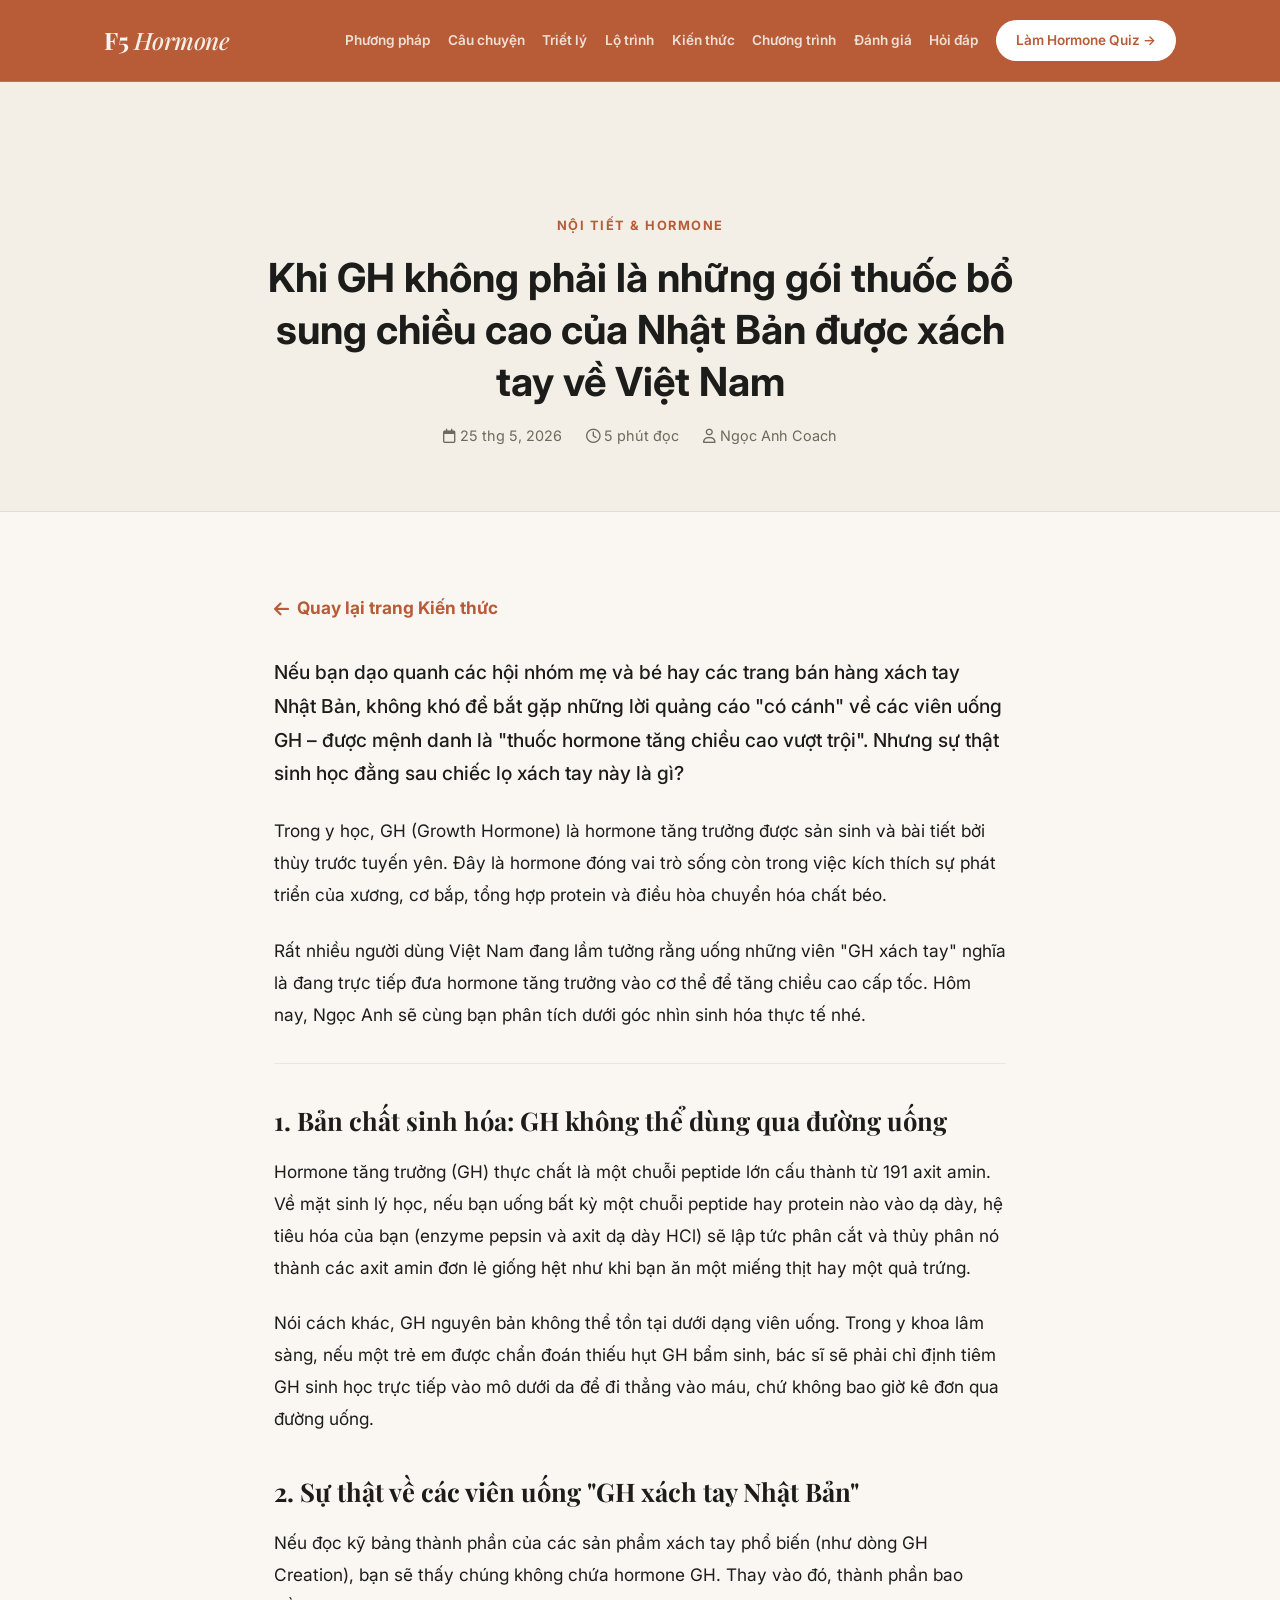
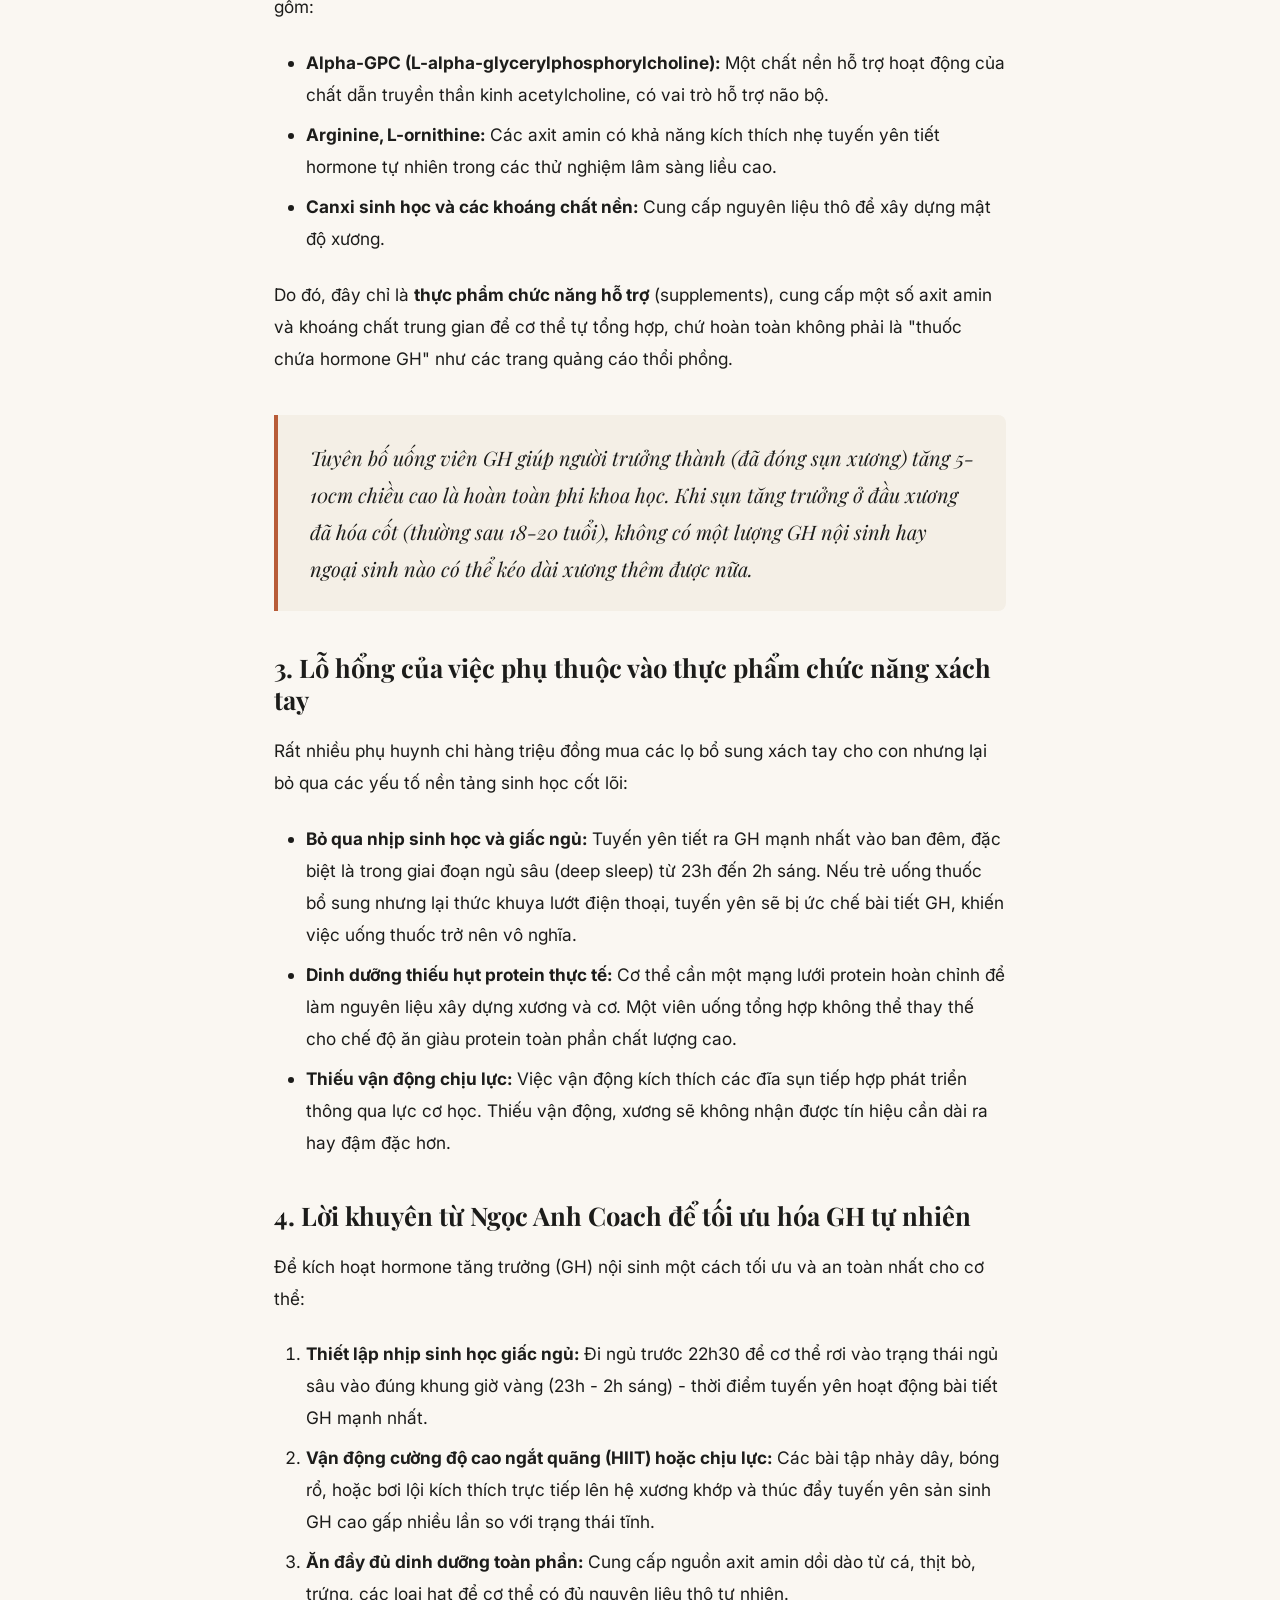
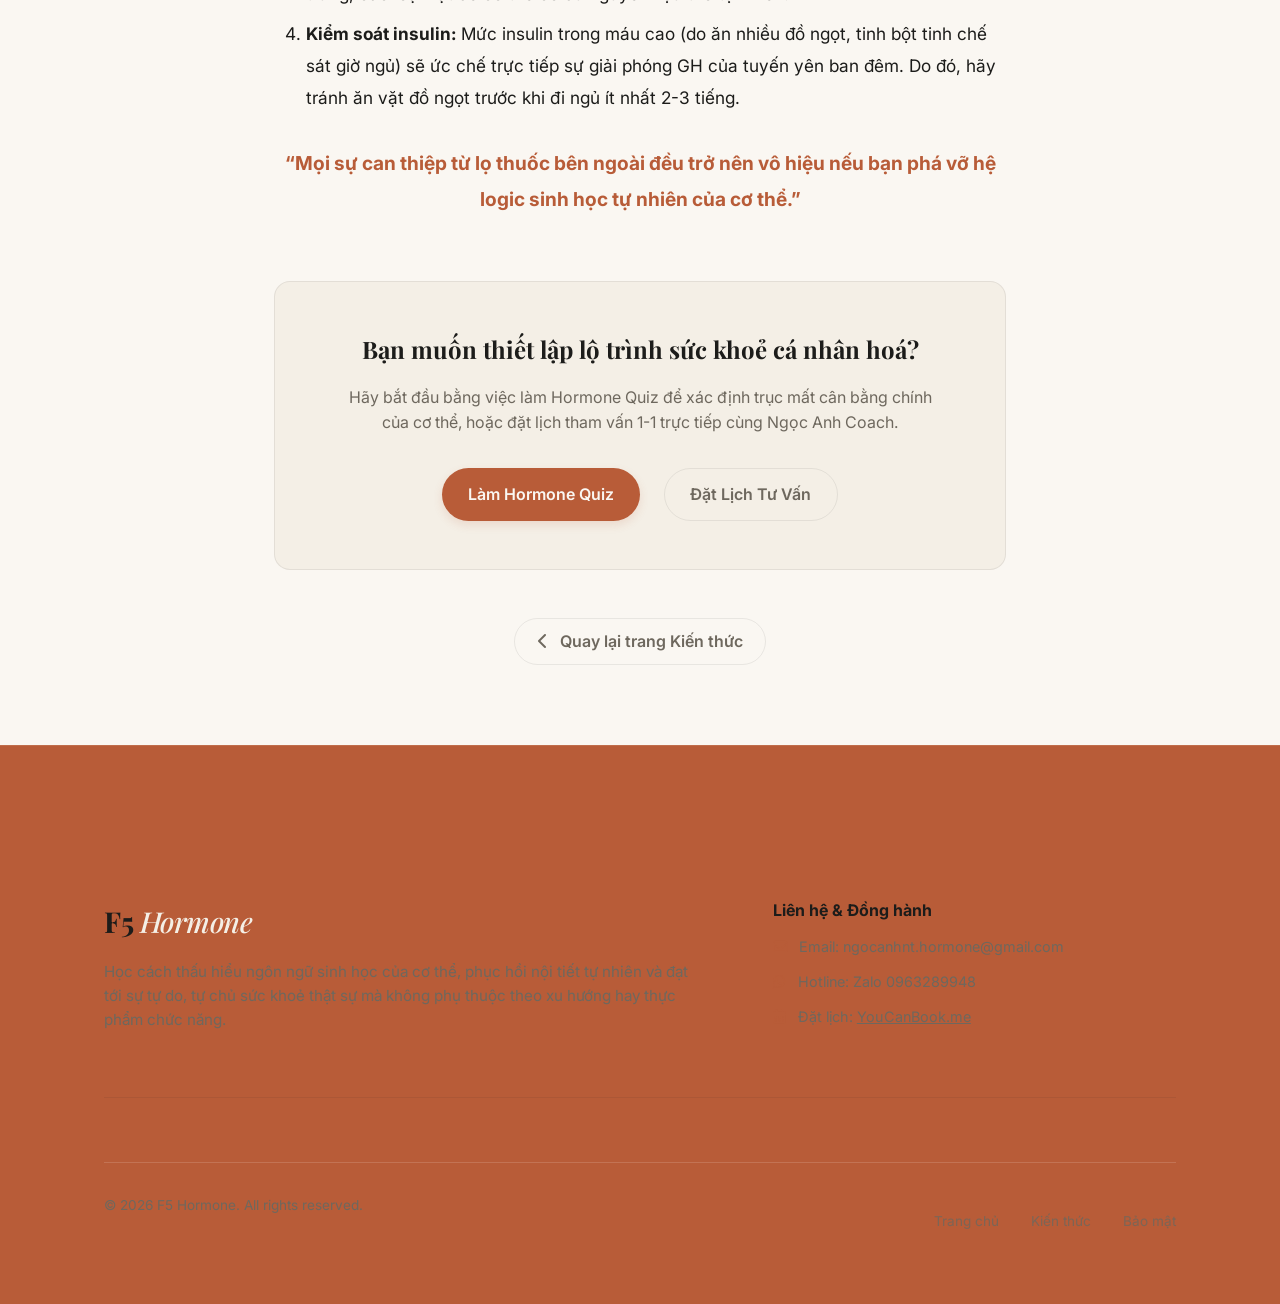
<file: khi-gh-khong-phai-la-nhung-goi-thuoc-bo-sung-chieu-cao-cua-nhat-ban-duoc-xach-tay-ve-viet-nam.html>
<!DOCTYPE html>
<html lang="vi">
<head>
  <meta charset="UTF-8">
  <meta name="viewport" content="width=device-width, initial-scale=1.0">
  <title>Khi GH không phải là những gói thuốc bổ sung chiều cao của Nhật Bản được xách tay về Việt Nam | F5 Hormone</title>
  <meta name="description" content="Nếu bạn muốn con cao lớn, nhất định đọc bài viết này."/>
  <link rel="shortcut icon" href="../../favicon.ico" type="image/x-icon">
  <link href="https://fonts.googleapis.com/css2?family=DM+Sans:wght@400;500;700&family=Playfair+Display:ital,wght@0,700;1,500;1,600&display=swap" rel="stylesheet">
  <link rel="stylesheet" href="https://cdnjs.cloudflare.com/ajax/libs/font-awesome/6.0.0/css/all.min.css">
  <link rel="stylesheet" href="../../conan-style.css">
</head>
<body>

  <!-- Header / Navigation -->
  <nav class="navbar scrolled">
    <div class="container nav-inner">
      <a href="../../index.html" class="logo">F5 <em>Hormone</em></a>
      <div class="nav-links">
        <a href="../../index.html#about">Phương pháp</a>
        <a href="../../index.html#story">Câu chuyện</a>
        <a href="../../index.html#philosophy">Triết lý</a>
        <a href="../../index.html#levels">Lộ trình</a>
        <a href="../index.html" class="active">Kiến thức</a>
        <a href="../../index.html#programs">Chương trình</a>
        <a href="../../index.html#reviews">Đánh giá</a>
        <a href="../../index.html#faq">Hỏi đáp</a>
        <a href="../../index.html#quiz" class="btn-nav">Làm Hormone Quiz →</a>
      </div>
    </div>
  </nav>

  <!-- Post Header -->
  <header class="post-header">
    <div class="container" style="max-width: 800px;">
      <span class="section-label">Nội tiết & Hormone</span>
      <h1 style="font-size: 2.5rem; line-height: 1.3;">Khi GH không phải là những gói thuốc bổ sung chiều cao của Nhật Bản được xách tay về Việt Nam</h1>
      
      <div class="post-meta-wrap">
        <span><i class="far fa-calendar"></i> 25 thg 5, 2026</span>
        <span><i class="far fa-clock"></i> 5 phút đọc</span>
        <span><i class="far fa-user"></i> Ngọc Anh Coach</span>
      </div>
    </div>
  </header>

  <!-- Post Content -->
  <section class="post-content-sec">
    <div class="container post-container">
      <article class="post-rich-text">
        <a href="../index.html" class="back-link" style="text-decoration:none; display:inline-flex; align-items:center; gap:0.5rem; font-weight:700; color:var(--accent-terracotta); margin-bottom: 2rem;"><i class="fas fa-arrow-left"></i> Quay lại trang Kiến thức</a>
        
        <p class="text-lead" style="font-size:1.2rem; font-weight:500; line-height:1.75; margin-bottom:1.5rem;">
          Nếu bạn dạo quanh các hội nhóm mẹ và bé hay các trang bán hàng xách tay Nhật Bản, không khó để bắt gặp những lời quảng cáo "có cánh" về các viên uống GH – được mệnh danh là "thuốc hormone tăng chiều cao vượt trội". Nhưng sự thật sinh học đằng sau chiếc lọ xách tay này là gì?
        </p>
        
        <p>
          Trong y học, GH (Growth Hormone) là hormone tăng trưởng được sản sinh và bài tiết bởi thùy trước tuyến yên. Đây là hormone đóng vai trò sống còn trong việc kích thích sự phát triển của xương, cơ bắp, tổng hợp protein và điều hòa chuyển hóa chất béo. 
        </p>
        
        <p>
          Rất nhiều người dùng Việt Nam đang lầm tưởng rằng uống những viên "GH xách tay" nghĩa là đang trực tiếp đưa hormone tăng trưởng vào cơ thể để tăng chiều cao cấp tốc. Hôm nay, Ngọc Anh sẽ cùng bạn phân tích dưới góc nhìn sinh hóa thực tế nhé.
        </p>
        
        <hr style="border: 0; border-top: 1px solid var(--border-light); margin: 2rem 0;">

        <h2>1. Bản chất sinh hóa: GH không thể dùng qua đường uống</h2>
        <p>
          Hormone tăng trưởng (GH) thực chất là một chuỗi peptide lớn cấu thành từ 191 axit amin. Về mặt sinh lý học, nếu bạn uống bất kỳ một chuỗi peptide hay protein nào vào dạ dày, hệ tiêu hóa của bạn (enzyme pepsin và axit dạ dày HCl) sẽ lập tức phân cắt và thủy phân nó thành các axit amin đơn lẻ giống hệt như khi bạn ăn một miếng thịt hay một quả trứng.
        </p>
        <p>
          Nói cách khác, GH nguyên bản không thể tồn tại dưới dạng viên uống. Trong y khoa lâm sàng, nếu một trẻ em được chẩn đoán thiếu hụt GH bẩm sinh, bác sĩ sẽ phải chỉ định tiêm GH sinh học trực tiếp vào mô dưới da để đi thẳng vào máu, chứ không bao giờ kê đơn qua đường uống.
        </p>

        <h2>2. Sự thật về các viên uống "GH xách tay Nhật Bản"</h2>
        <p>
          Nếu đọc kỹ bảng thành phần của các sản phẩm xách tay phổ biến (như dòng GH Creation), bạn sẽ thấy chúng không chứa hormone GH. Thay vào đó, thành phần bao gồm:
        </p>
        <ul>
          <li><strong>Alpha-GPC (L-alpha-glycerylphosphorylcholine):</strong> Một chất nền hỗ trợ hoạt động của chất dẫn truyền thần kinh acetylcholine, có vai trò hỗ trợ não bộ.</li>
          <li><strong>Arginine, L-ornithine:</strong> Các axit amin có khả năng kích thích nhẹ tuyến yên tiết hormone tự nhiên trong các thử nghiệm lâm sàng liều cao.</li>
          <li><strong>Canxi sinh học và các khoáng chất nền:</strong> Cung cấp nguyên liệu thô để xây dựng mật độ xương.</li>
        </ul>
        <p>
          Do đó, đây chỉ là <strong>thực phẩm chức năng hỗ trợ</strong> (supplements), cung cấp một số axit amin và khoáng chất trung gian để cơ thể tự tổng hợp, chứ hoàn toàn không phải là "thuốc chứa hormone GH" như các trang quảng cáo thổi phồng.
        </p>
        
        <div class="post-quote">
          Tuyên bố uống viên GH giúp người trưởng thành (đã đóng sụn xương) tăng 5-10cm chiều cao là hoàn toàn phi khoa học. Khi sụn tăng trưởng ở đầu xương đã hóa cốt (thường sau 18-20 tuổi), không có một lượng GH nội sinh hay ngoại sinh nào có thể kéo dài xương thêm được nữa.
        </div>

        <h2>3. Lỗ hổng của việc phụ thuộc vào thực phẩm chức năng xách tay</h2>
        <p>
          Rất nhiều phụ huynh chi hàng triệu đồng mua các lọ bổ sung xách tay cho con nhưng lại bỏ qua các yếu tố nền tảng sinh học cốt lõi:
        </p>
        <ul>
          <li><strong>Bỏ qua nhịp sinh học và giấc ngủ:</strong> Tuyến yên tiết ra GH mạnh nhất vào ban đêm, đặc biệt là trong giai đoạn ngủ sâu (deep sleep) từ 23h đến 2h sáng. Nếu trẻ uống thuốc bổ sung nhưng lại thức khuya lướt điện thoại, tuyến yên sẽ bị ức chế bài tiết GH, khiến việc uống thuốc trở nên vô nghĩa.</li>
          <li><strong>Dinh dưỡng thiếu hụt protein thực tế:</strong> Cơ thể cần một mạng lưới protein hoàn chỉnh để làm nguyên liệu xây dựng xương và cơ. Một viên uống tổng hợp không thể thay thế cho chế độ ăn giàu protein toàn phần chất lượng cao.</li>
          <li><strong>Thiếu vận động chịu lực:</strong> Việc vận động kích thích các đĩa sụn tiếp hợp phát triển thông qua lực cơ học. Thiếu vận động, xương sẽ không nhận được tín hiệu cần dài ra hay đậm đặc hơn.</li>
        </ul>

        <h2>4. Lời khuyên từ Ngọc Anh Coach để tối ưu hóa GH tự nhiên</h2>
        <p>Để kích hoạt hormone tăng trưởng (GH) nội sinh một cách tối ưu và an toàn nhất cho cơ thể:</p>
        <ol>
          <li><strong>Thiết lập nhịp sinh học giấc ngủ:</strong> Đi ngủ trước 22h30 để cơ thể rơi vào trạng thái ngủ sâu vào đúng khung giờ vàng (23h - 2h sáng) - thời điểm tuyến yên hoạt động bài tiết GH mạnh nhất.</li>
          <li><strong>Vận động cường độ cao ngắt quãng (HIIT) hoặc chịu lực:</strong> Các bài tập nhảy dây, bóng rổ, hoặc bơi lội kích thích trực tiếp lên hệ xương khớp và thúc đẩy tuyến yên sản sinh GH cao gấp nhiều lần so với trạng thái tĩnh.</li>
          <li><strong>Ăn đầy đủ dinh dưỡng toàn phần:</strong> Cung cấp nguồn axit amin dồi dào từ cá, thịt bò, trứng, các loại hạt để cơ thể có đủ nguyên liệu thô tự nhiên.</li>
          <li><strong>Kiểm soát insulin:</strong> Mức insulin trong máu cao (do ăn nhiều đồ ngọt, tinh bột tinh chế sát giờ ngủ) sẽ ức chế trực tiếp sự giải phóng GH của tuyến yên ban đêm. Do đó, hãy tránh ăn vặt đồ ngọt trước khi đi ngủ ít nhất 2-3 tiếng.</li>
        </ol>
        <p style="font-weight: 700; color: var(--accent-terracotta); font-size: 1.2rem; text-align: center; margin: 2rem 0;">
          “Mọi sự can thiệp từ lọ thuốc bên ngoài đều trở nên vô hiệu nếu bạn phá vỡ hệ logic sinh học tự nhiên của cơ thể.”
        </p>
      </article>

      <!-- Post Footer / Call to action -->
      <div class="post-footer-box">
        <h3>Bạn muốn thiết lập lộ trình sức khoẻ cá nhân hoá?</h3>
        <p>
          Hãy bắt đầu bằng việc làm Hormone Quiz để xác định trục mất cân bằng chính của cơ thể, hoặc đặt lịch tham vấn 1-1 trực tiếp cùng Ngọc Anh Coach.
        </p>
        <div class="post-footer-ctas">
          <a href="../../index.html#quiz" class="btn-primary" style="text-decoration:none; border-radius:50px; padding: 0.8rem 1.6rem;">Làm Hormone Quiz</a>
          <a href="https://huyenluu-functionalhealthadvisor.youcanbook.me/" target="_blank" rel="noopener" class="btn-ghost" style="text-decoration:none; border-radius:50px; padding: 0.8rem 1.6rem; border: 1.5px solid var(--border-light); color: var(--text-muted);">Đặt Lịch Tư Vấn</a>
        </div>
      </div>
      
      <div style="margin-top: 3rem; text-align: center;">
        <a href="../index.html" class="btn-ghost" style="text-decoration:none; border-radius:50px; padding: 0.6rem 1.4rem; border: 1px solid var(--border-light); color: var(--text-muted); display:inline-block;"><i class="fas fa-chevron-left" style="margin-right:0.5rem"></i> Quay lại trang Kiến thức</a>
      </div>
    </div>
  </section>

  <!-- FOOTER -->
  <footer class="footer">
    <div class="container">
      <div class="footer-inner" style="display: grid; grid-template-columns: 1.5fr 1fr; gap: 4rem; padding: 4rem 0; border-bottom: 1px solid var(--border-light); text-align: left;">
        <div>
          <a href="../../index.html" class="logo" style="font-size: 1.8rem; font-weight: 700; color: var(--text-primary); text-decoration: none;">F5 <em>Hormone</em></a>
          <p style="margin-top: 1rem; color: var(--text-muted); font-size: 0.95rem; line-height: 1.6;">Học cách thấu hiểu ngôn ngữ sinh học của cơ thể, phục hồi nội tiết tự nhiên và đạt tới sự tự do, tự chủ sức khoẻ thật sự mà không phụ thuộc theo xu hướng hay thực phẩm chức năng.</p>
        </div>
        <div style="display: flex; flex-direction: column; gap: 0.75rem;">
          <h4 style="font-size: 1rem; font-weight: 700; color: var(--text-primary);">Liên hệ & Đồng hành</h4>
          <span style="font-size: 0.9rem; color: var(--text-muted);"><i class="far fa-envelope" style="margin-right: 0.5rem; color: var(--accent-terracotta);"></i> Email: ngocanhnt.hormone@gmail.com</span>
          <span style="font-size: 0.9rem; color: var(--text-muted);"><i class="fab fa-whatsapp" style="margin-right: 0.5rem; color: var(--accent-terracotta);"></i> Hotline: Zalo 0963289948</span>
          <span style="font-size: 0.9rem; color: var(--text-muted);"><i class="fas fa-calendar-alt" style="margin-right: 0.5rem; color: var(--accent-terracotta);"></i> Đặt lịch: <a href="https://huyenluu-functionalhealthadvisor.youcanbook.me/" target="_blank" rel="noopener" style="color: inherit; text-decoration: underline;">YouCanBook.me</a></span>
        </div>
      </div>
      <div class="footer-bottom" style="padding: 2rem 0; text-align: center;">
        <p style="font-size: 0.85rem; color: var(--text-muted);">© 2026 F5 Hormone. All rights reserved.</p>
        <div style="margin-top: 1rem; display: flex; justify-content: center; gap: 2rem; opacity: 0.8; font-size: 0.85rem;">
          <a href="../../index.html" style="color: var(--text-muted); text-decoration: none;">Trang chủ</a>
          <a href="../index.html" style="color: var(--text-muted); text-decoration: none;">Kiến thức</a>
          <a href="../../chinh-sach-bao-mat.html" style="color: var(--text-muted); text-decoration: none;">Bảo mật</a>
        </div>
      </div>
    </div>
  </footer>

</body>
</html>
</file>
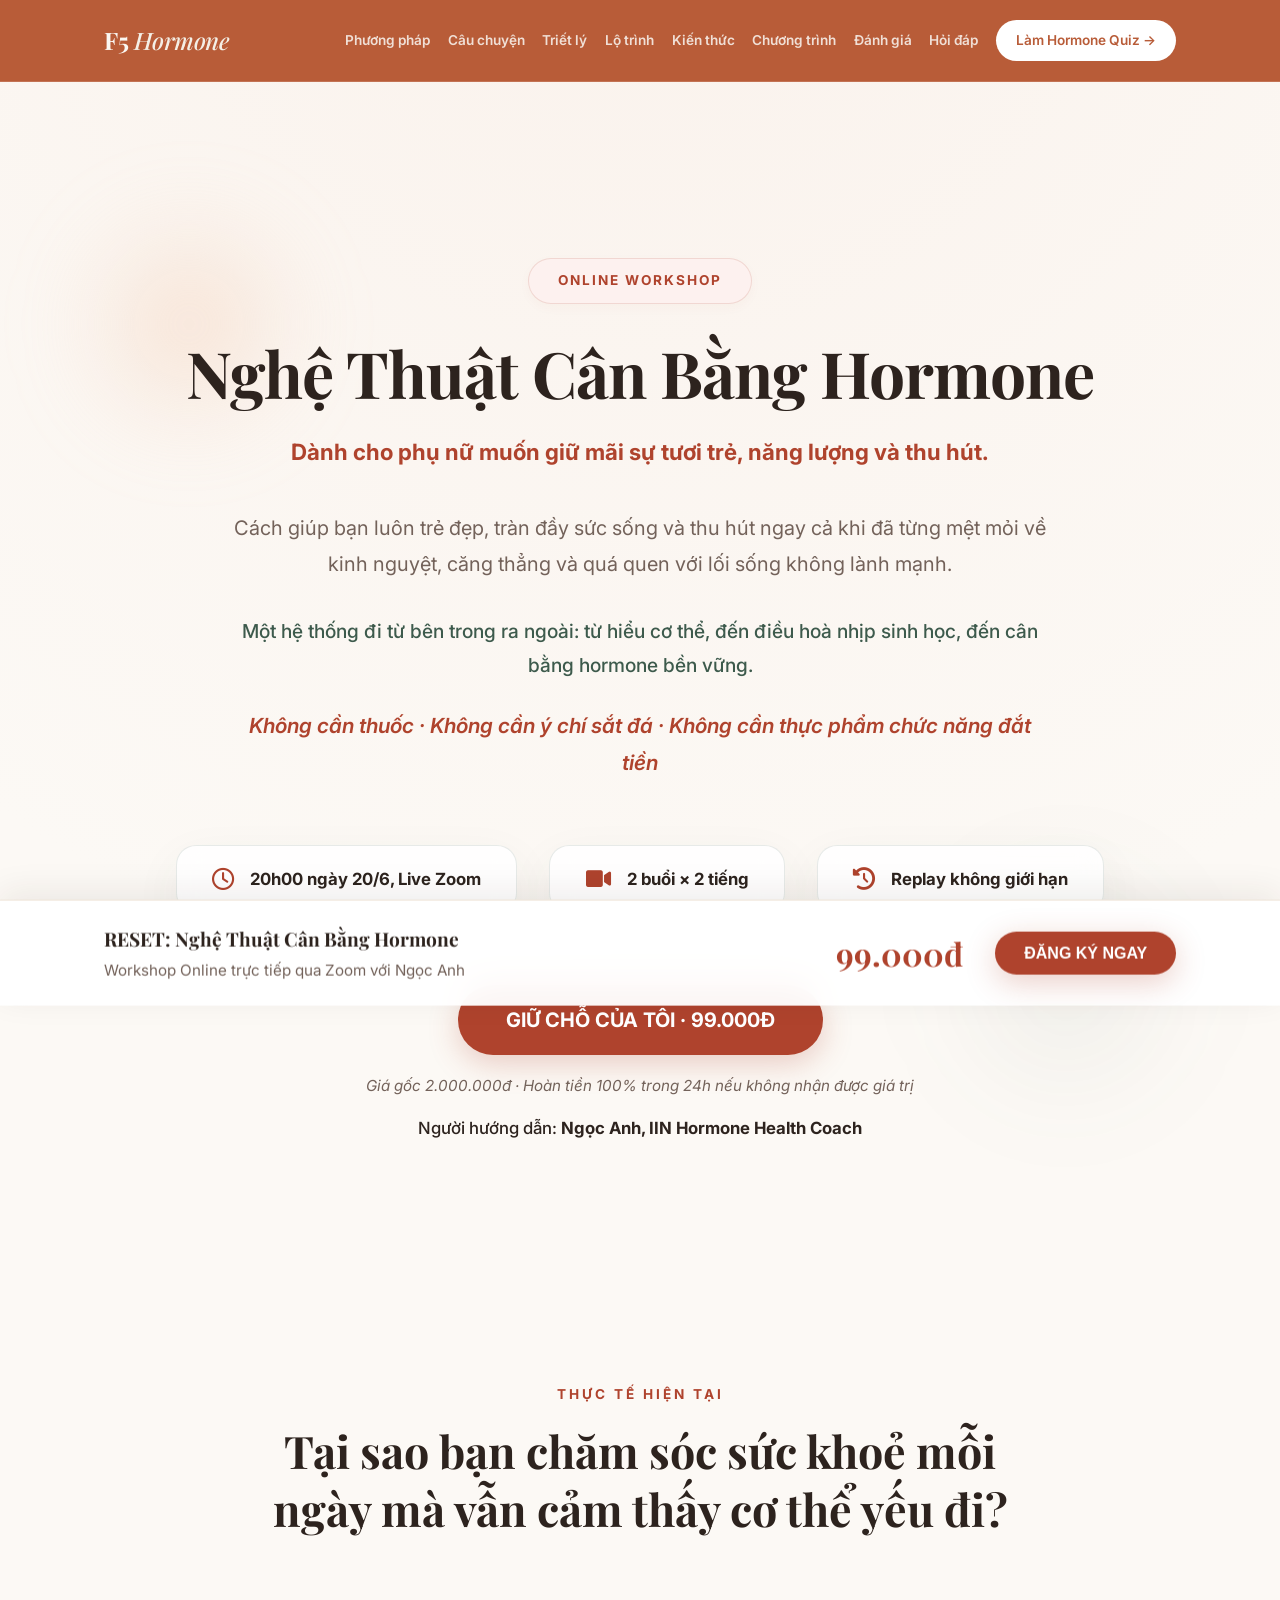
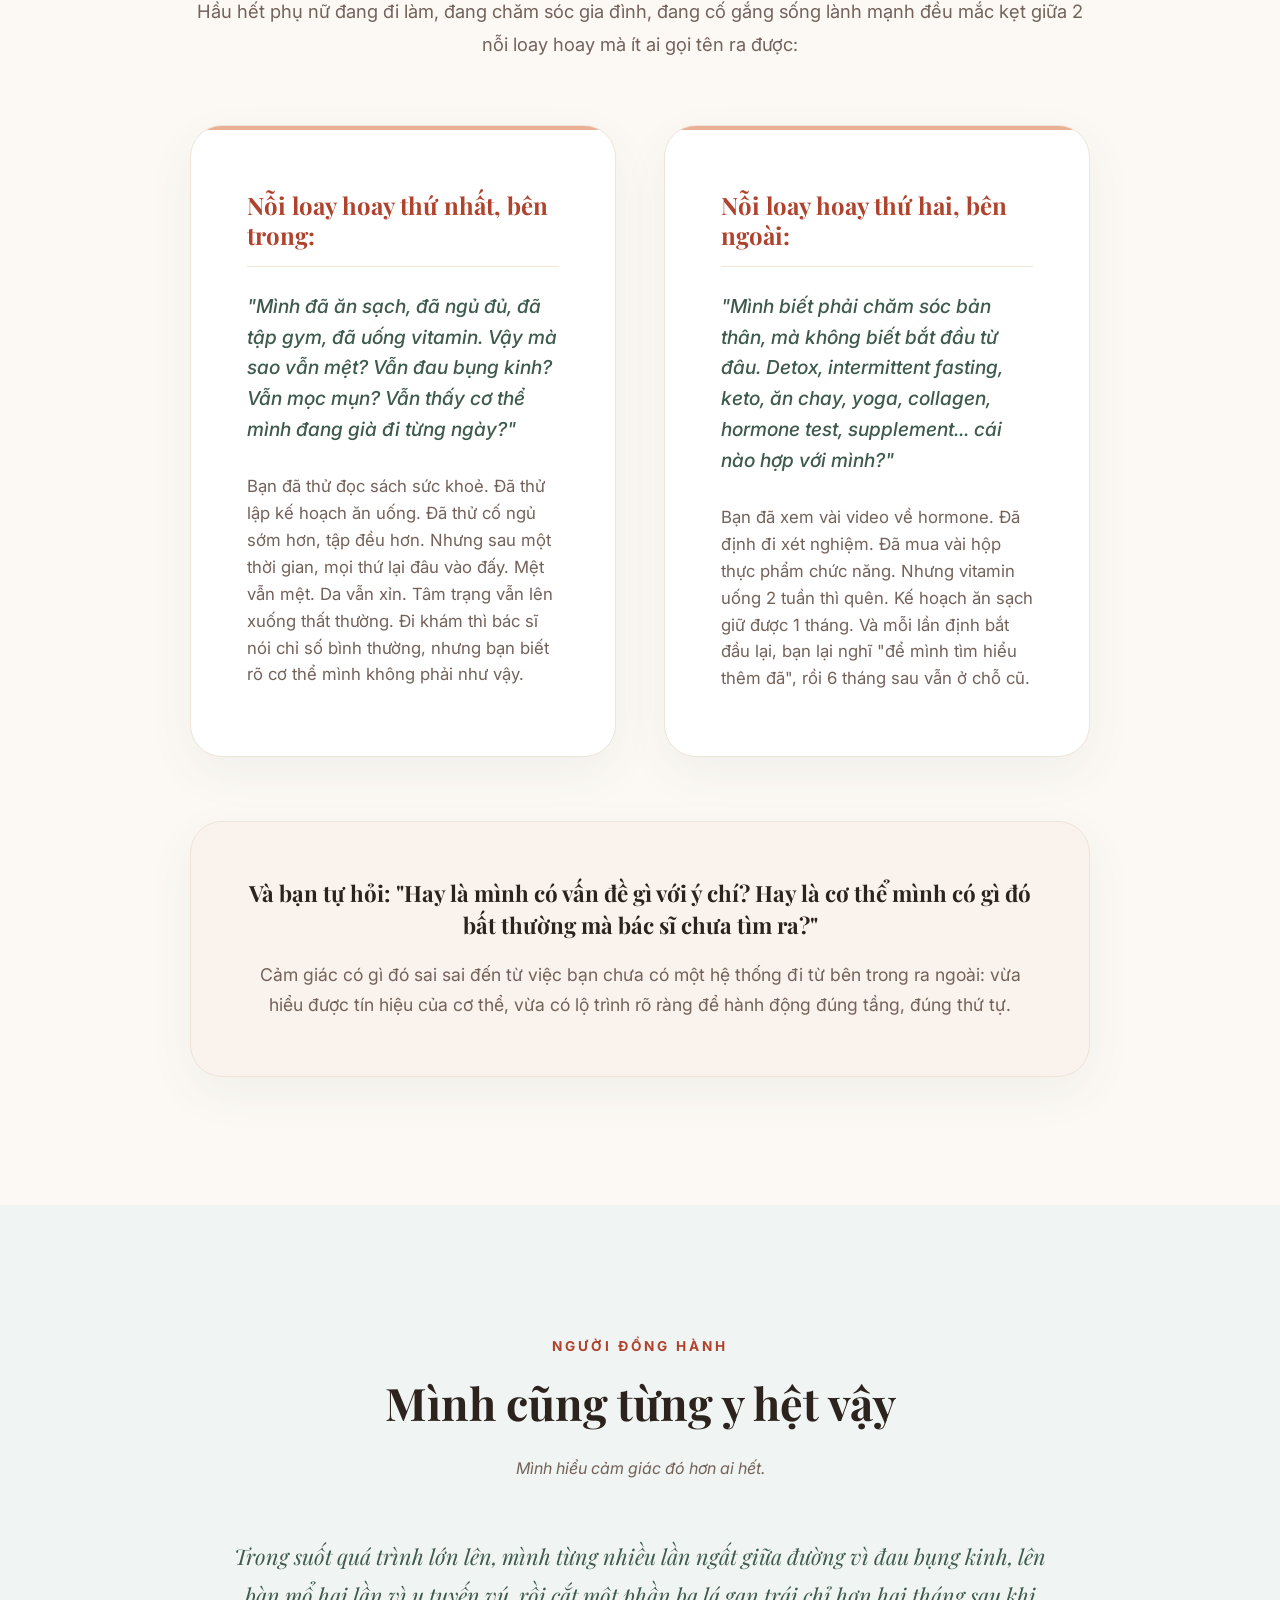
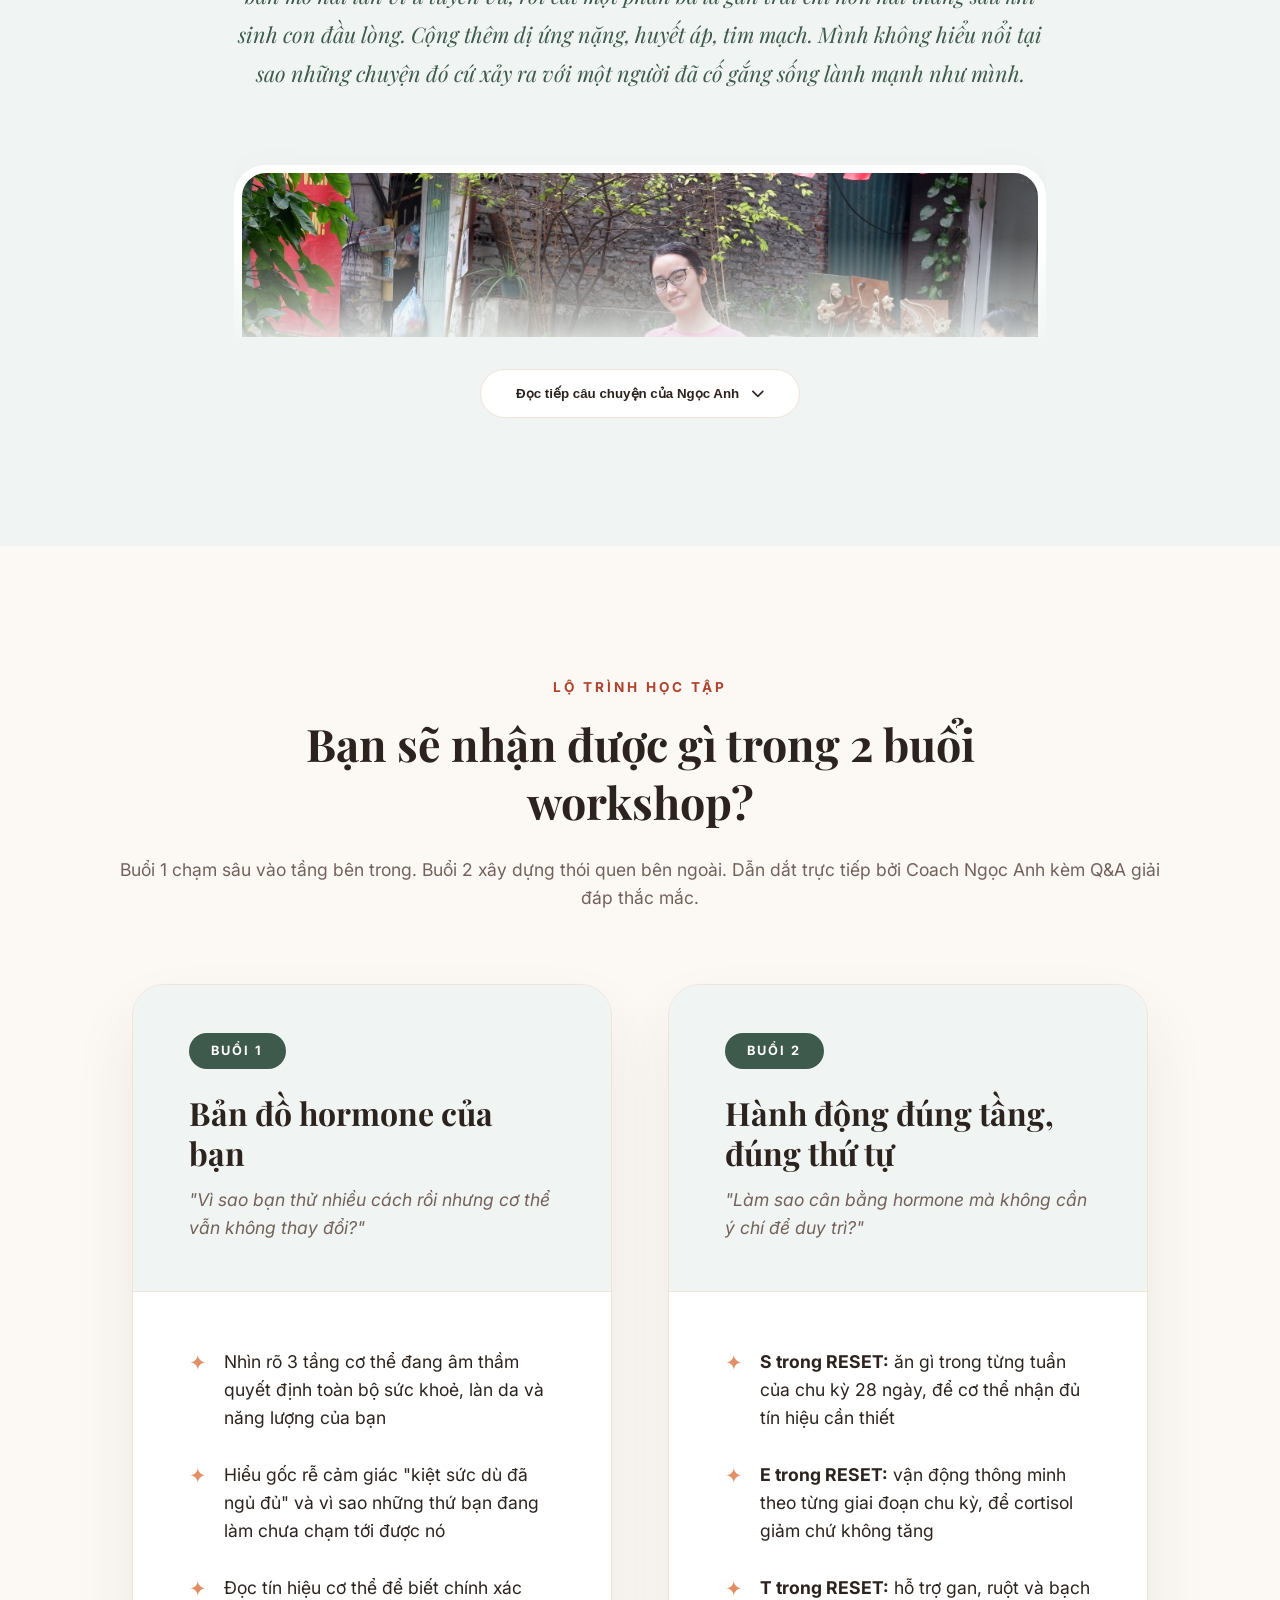
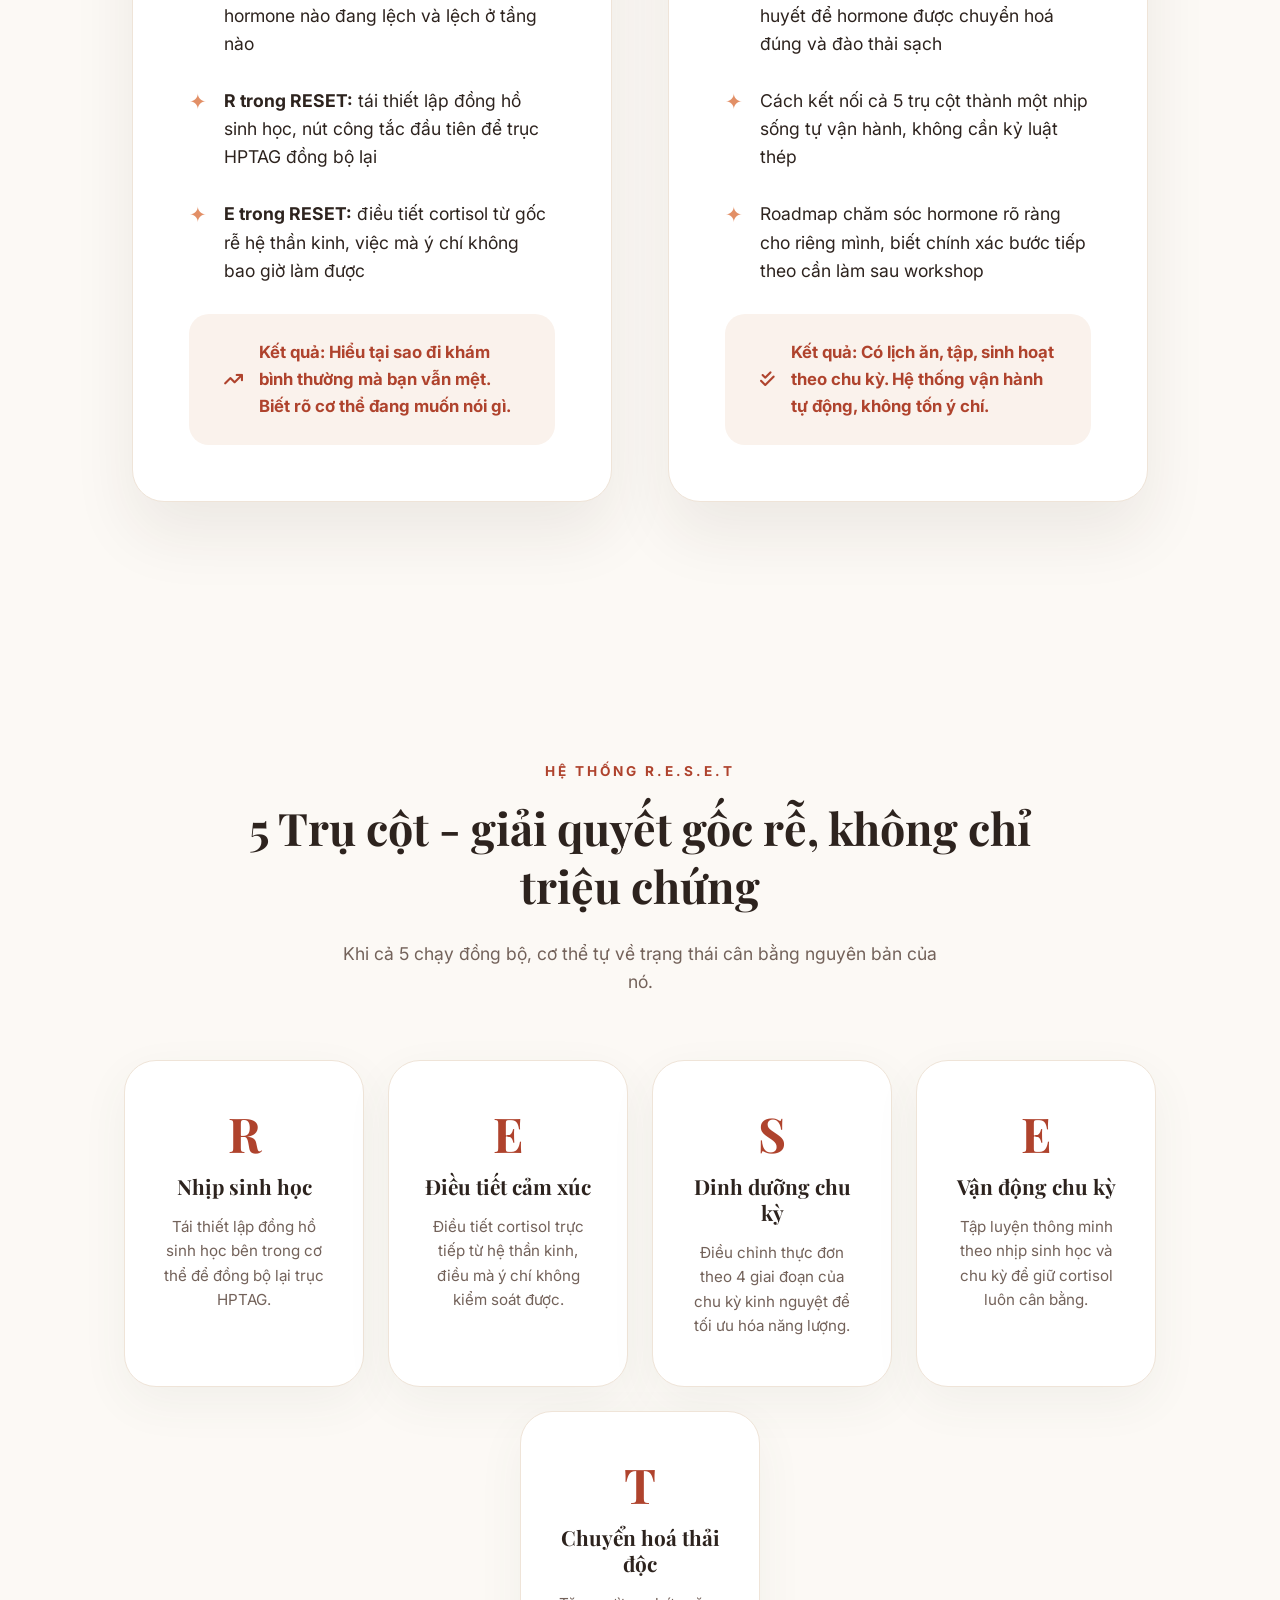
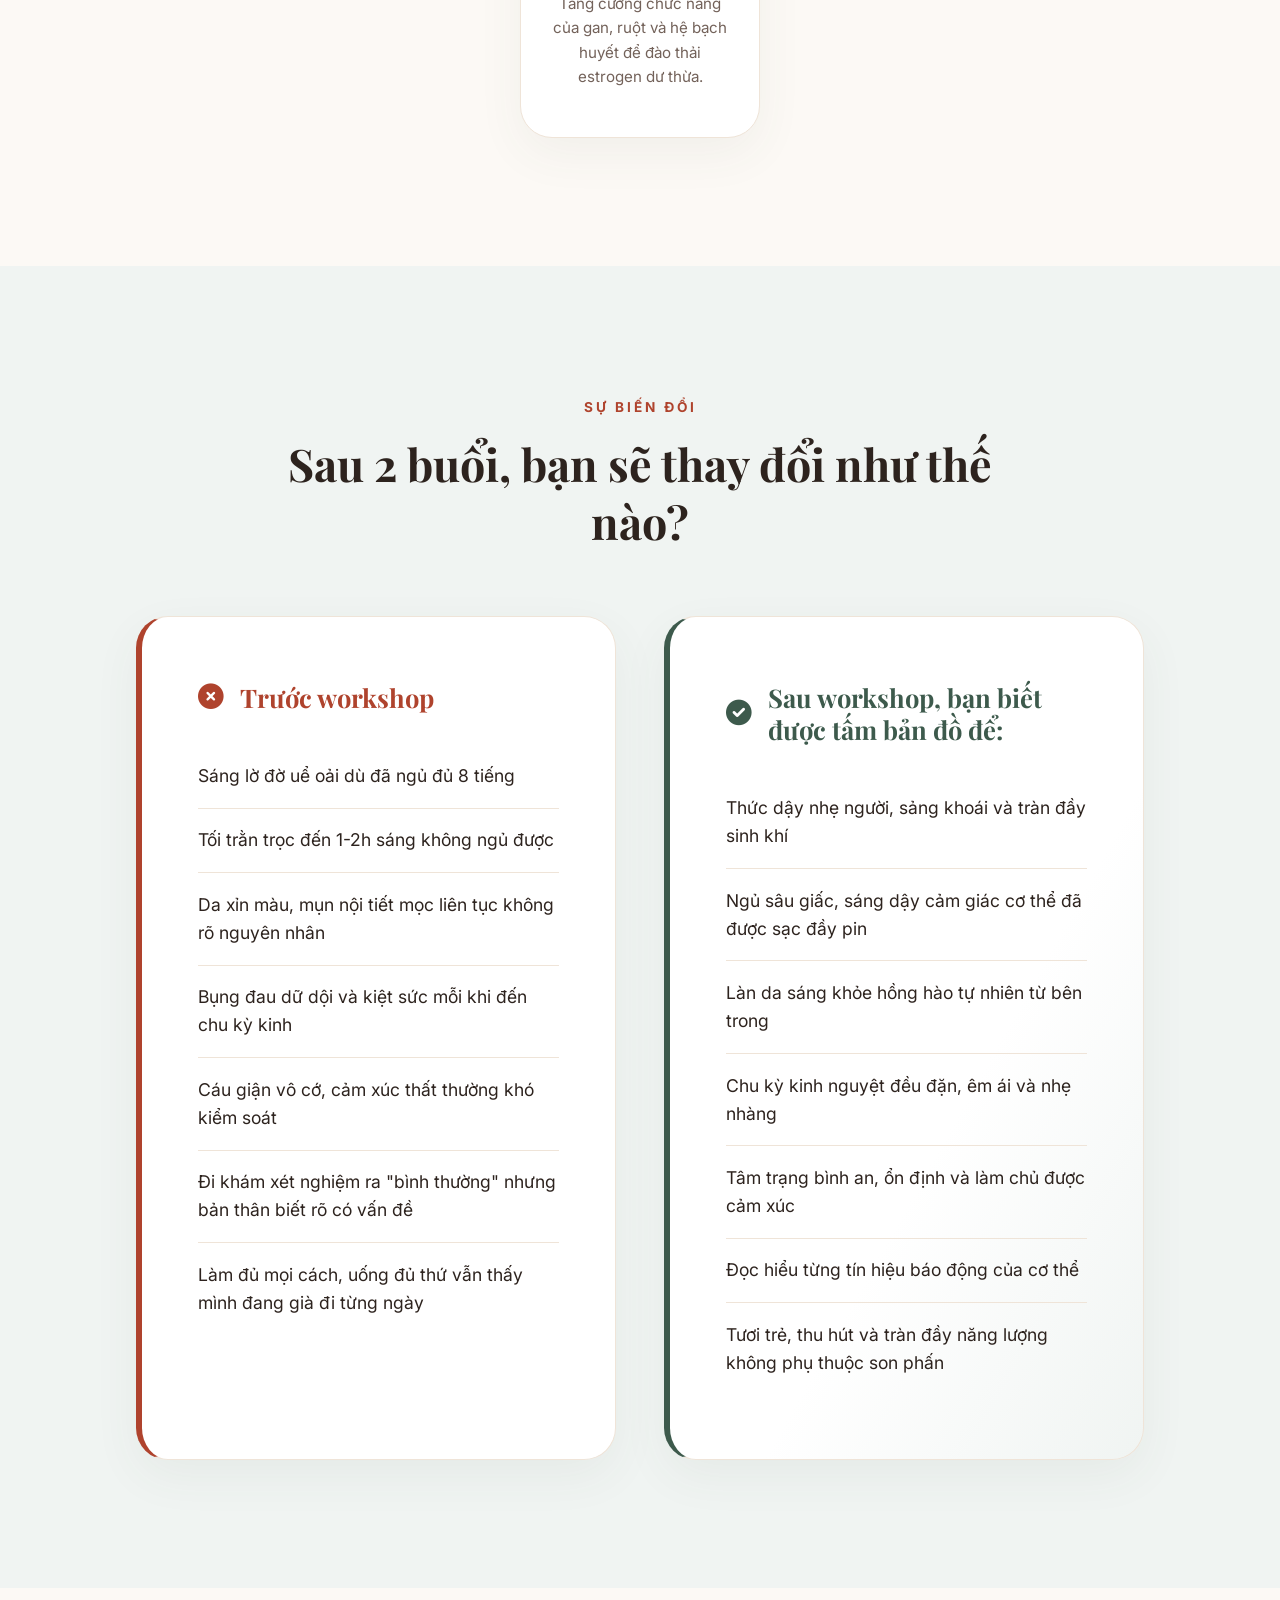
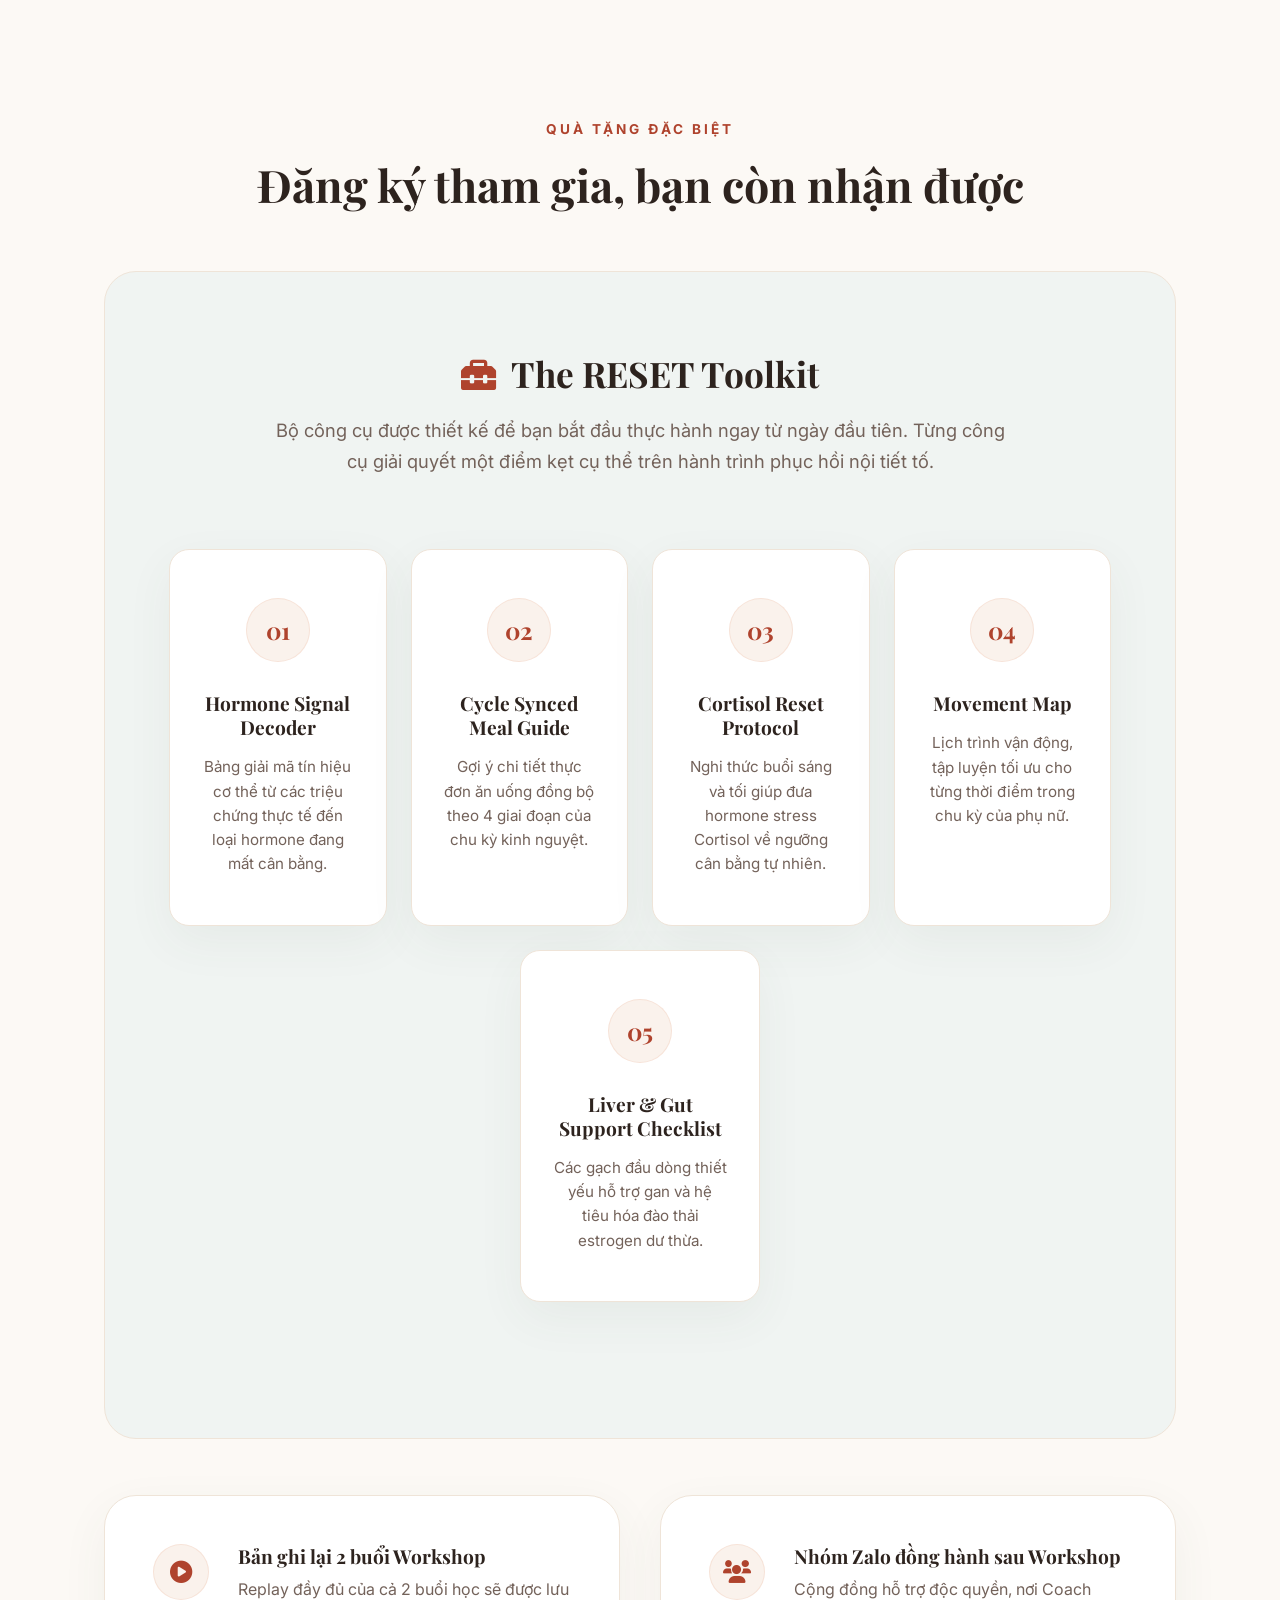
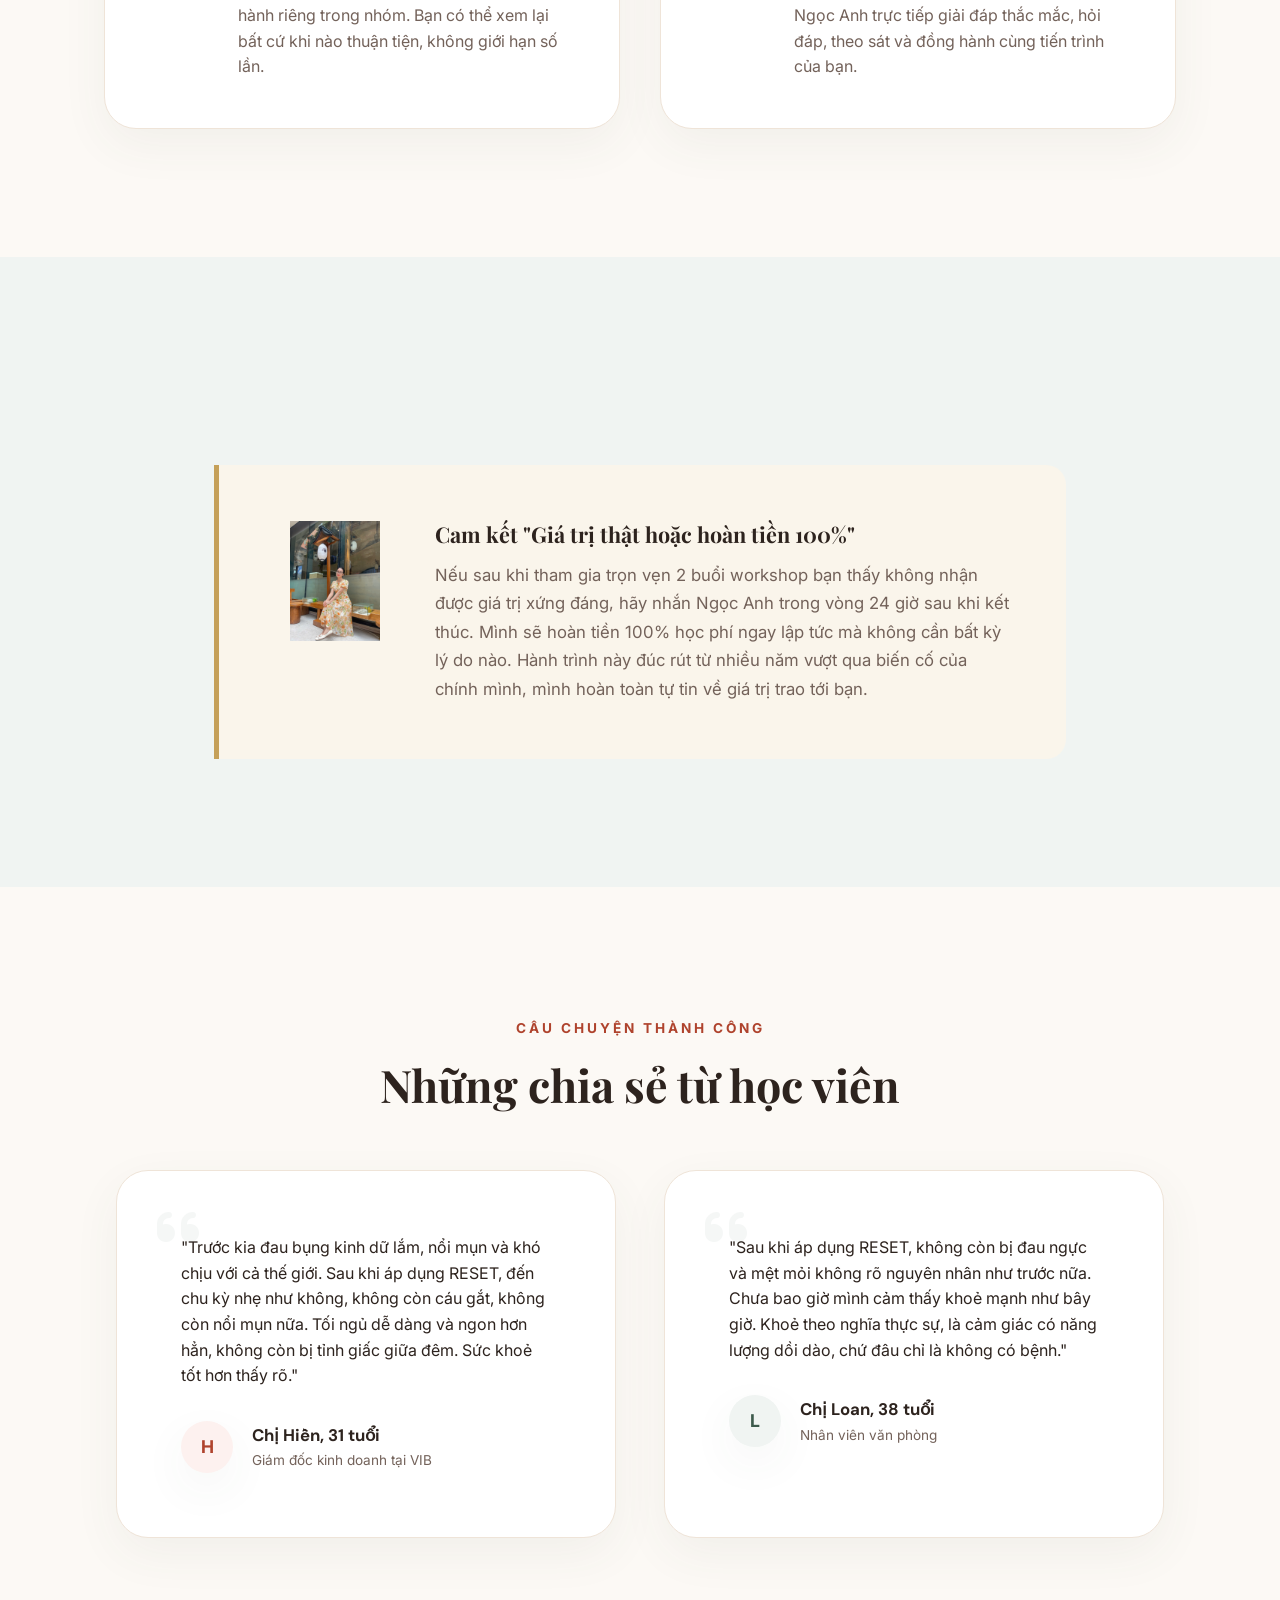
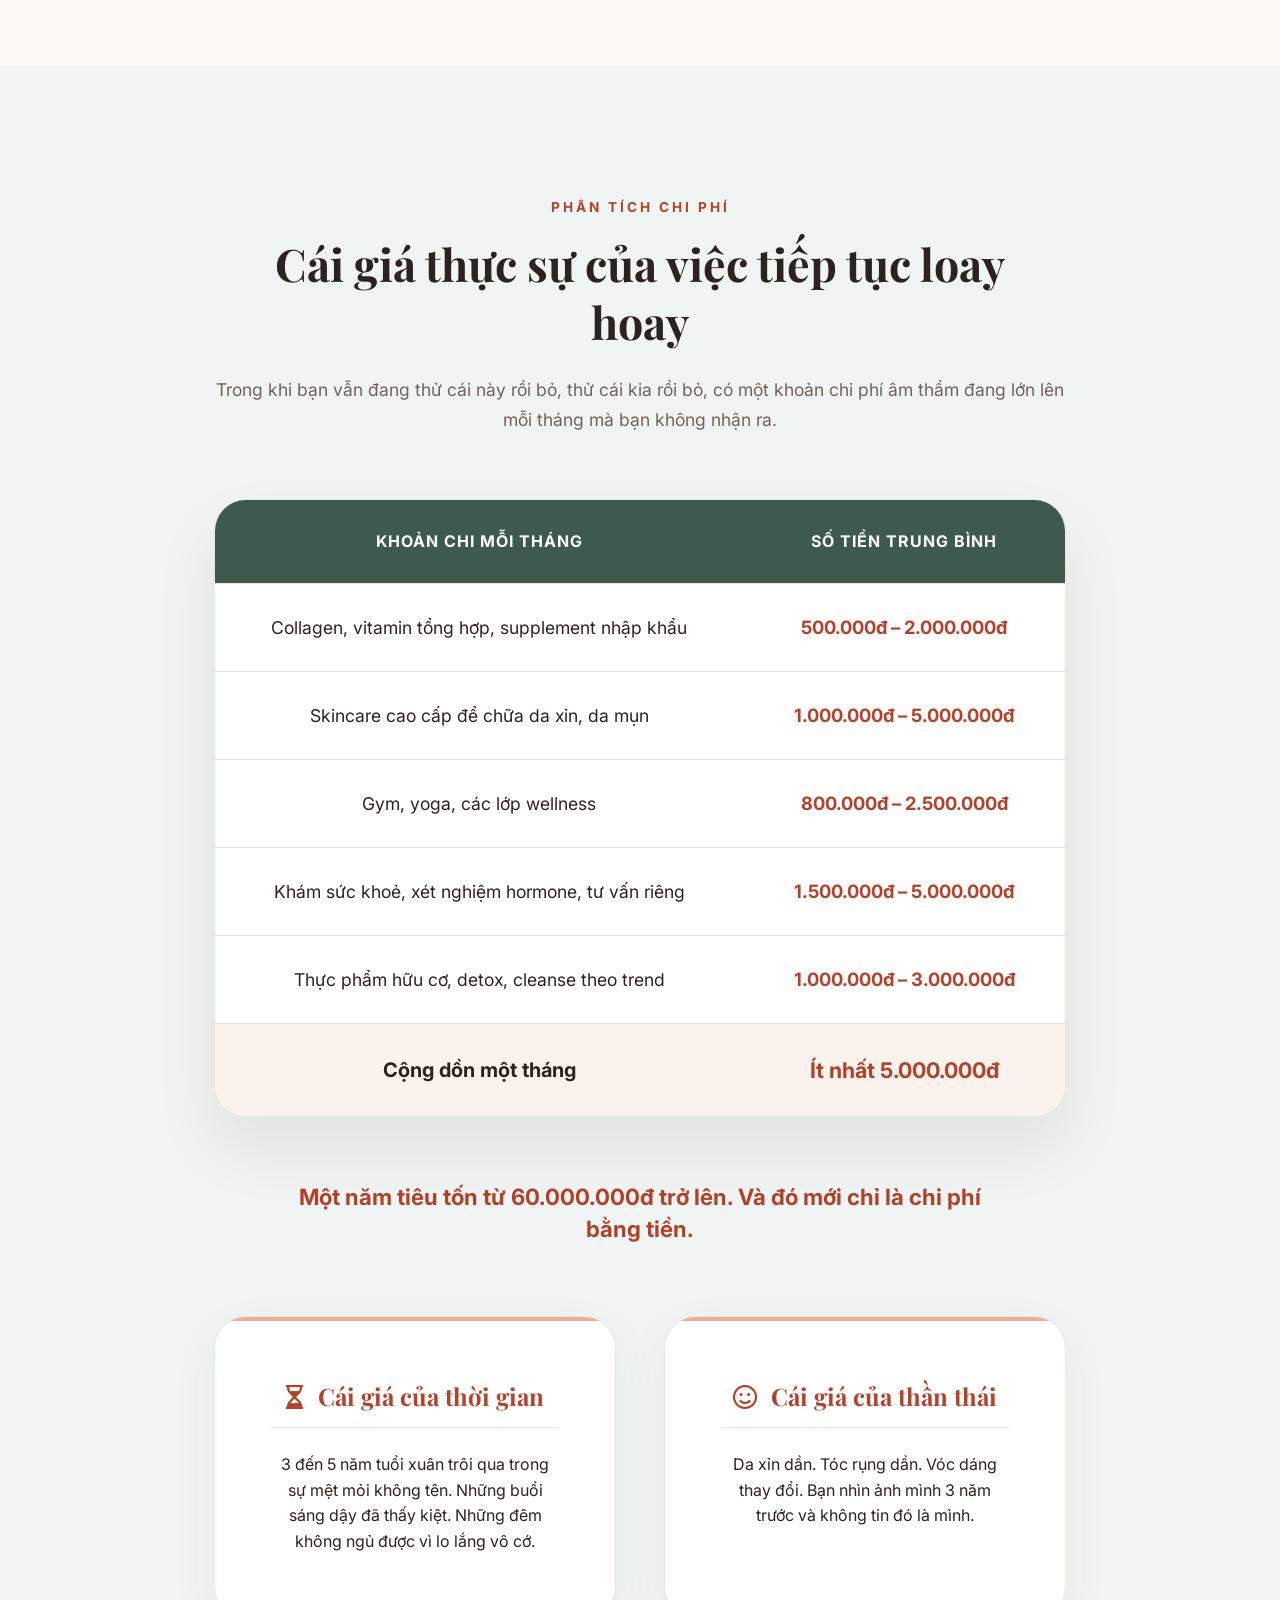
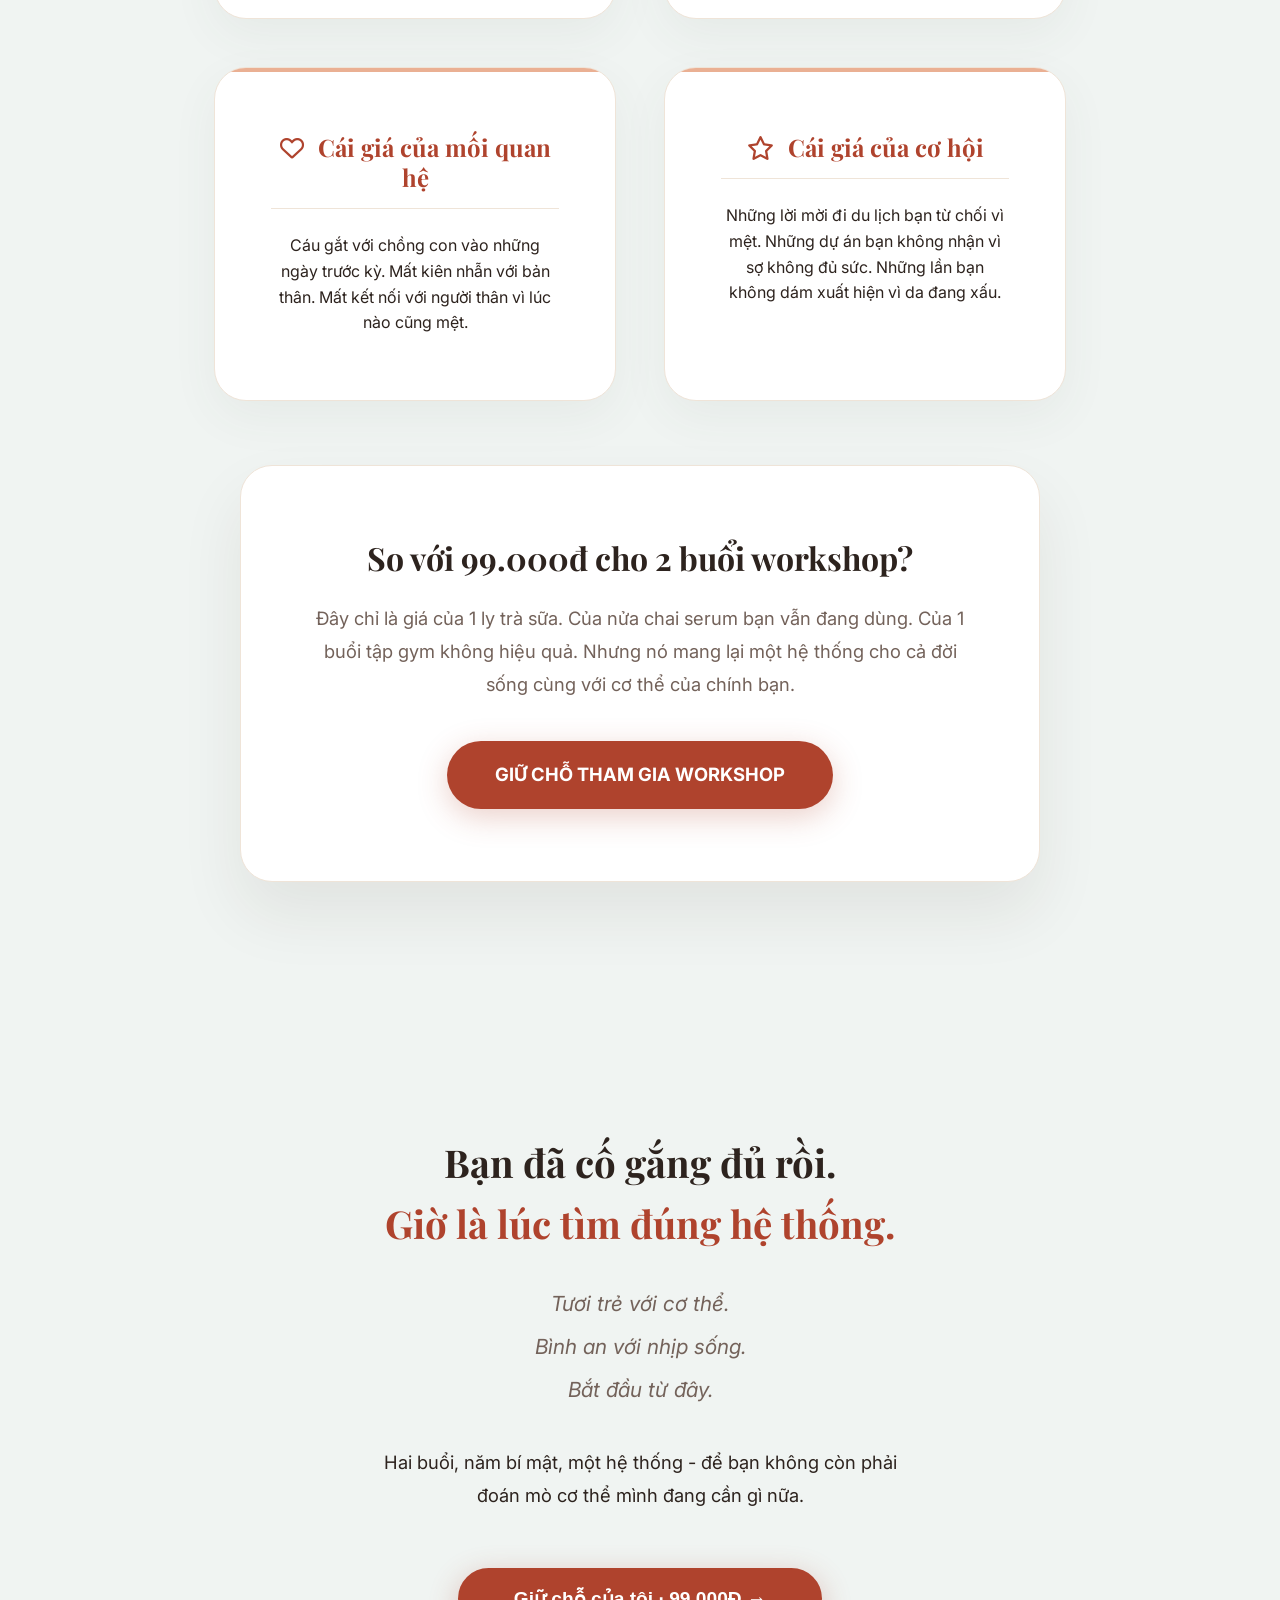
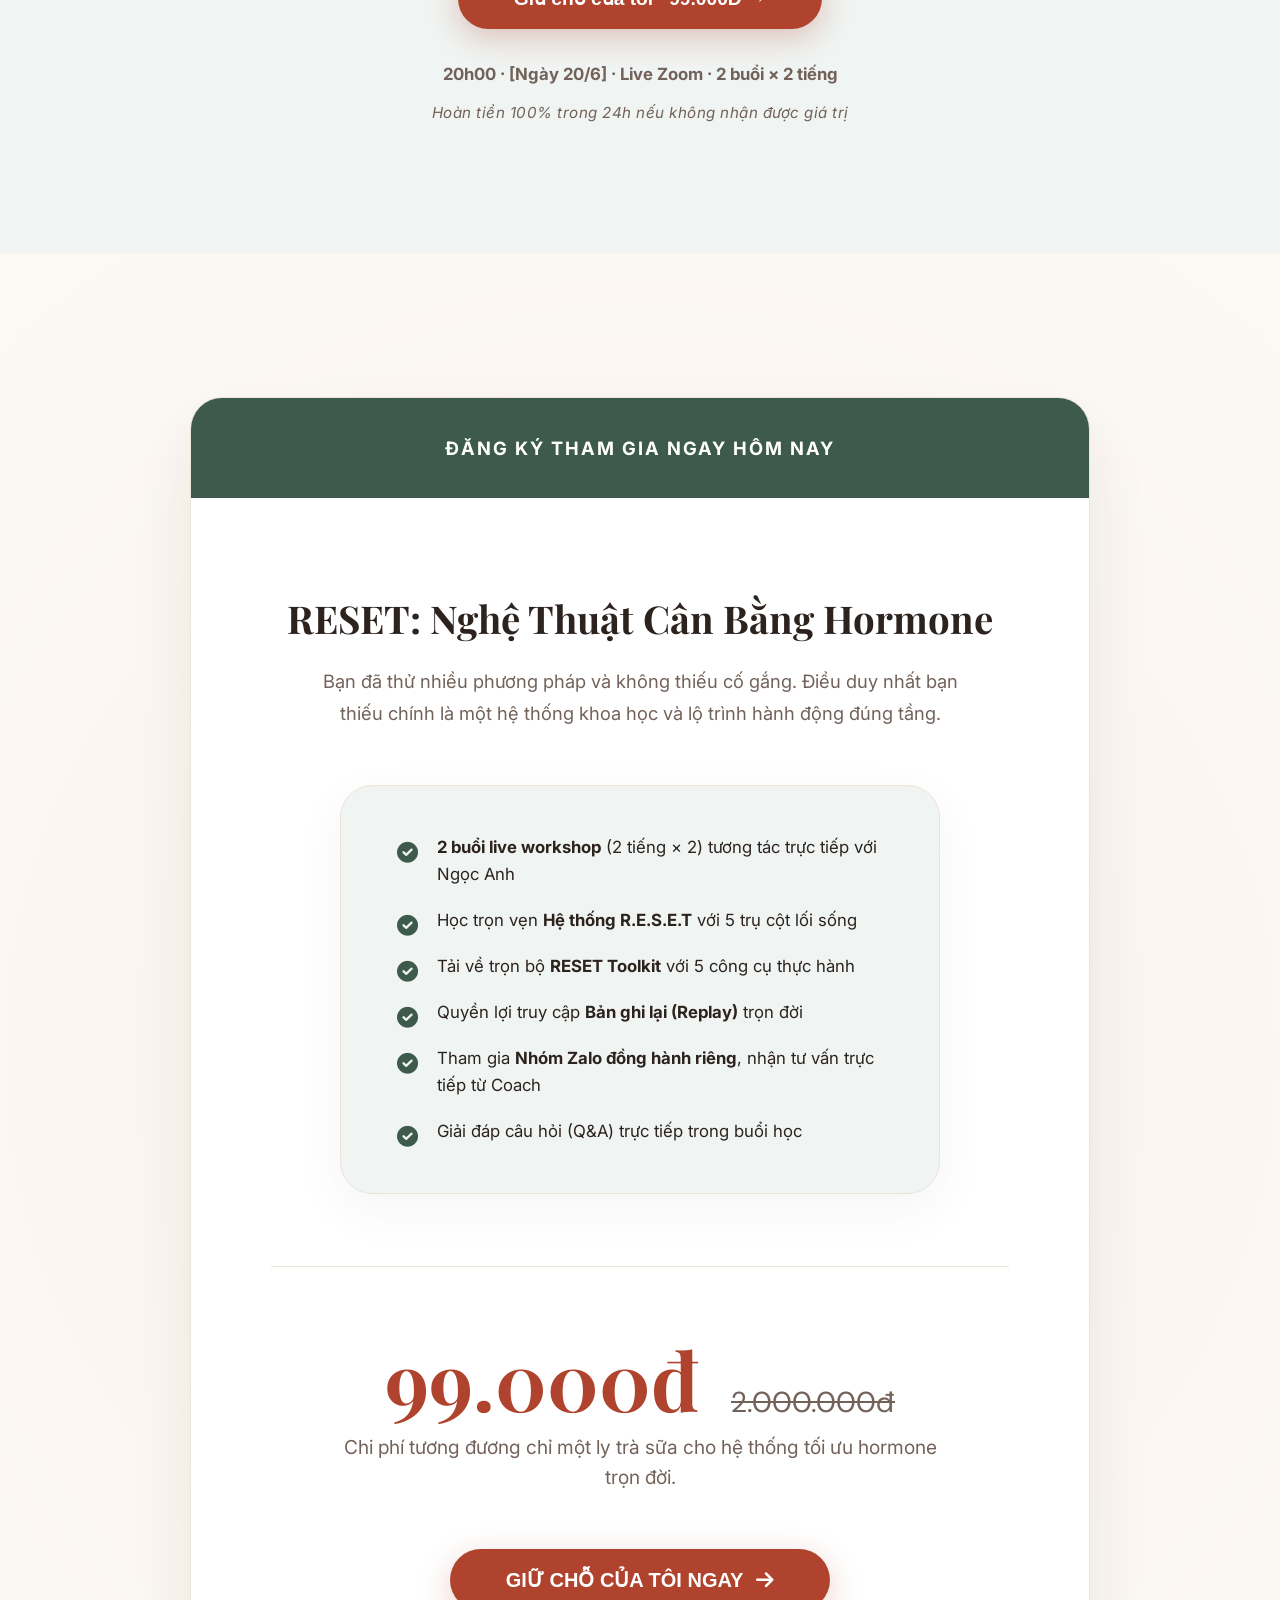
<file: salepage.html>
<!DOCTYPE html>
<html lang="vi-VN">
<head>
<meta charset="UTF-8">
<meta name="viewport" content="width=device-width, initial-scale=1.0">
<title>RESET: Nghệ Thuật Cân Bằng Hormone | Online Workshop | Ngọc Anh Hormone Coach</title>
<meta name="description" content="Workshop RESET giúp phụ nữ tái thiết lập nhịp sinh học và cân bằng nội tiết tố tự nhiên qua 5 trụ cột lối sống từ gốc rễ."/>
<link rel="shortcut icon" href="favicon.ico" type="image/x-icon">
<link href="https://fonts.googleapis.com/css2?family=DM+Sans:wght@400;500;700&family=Playfair+Display:ital,wght@0,700;1,500;1,600&display=swap" rel="stylesheet">
<link rel="stylesheet" href="https://cdnjs.cloudflare.com/ajax/libs/font-awesome/6.0.0/css/all.min.css">
<link rel="stylesheet" href="../conan-style.css">
<link rel="stylesheet" href="salepage.css">
</head>
<body>

<!-- NAV -->
<nav class="navbar" id="navbar">
  <div class="container nav-inner">
    <a href="../index.html" class="logo">F5 <em>Hormone</em></a>
    <div class="nav-links" id="navLinks">
      <a href="../index.html#about">Phương pháp</a>
      <a href="../index.html#story">Câu chuyện</a>
      <a href="../index.html#philosophy">Triết lý</a>
      <a href="../index.html#levels">Lộ trình</a>
      <a href="../kien-thuc/index.html">Kiến thức</a>
      <a href="../index.html#programs">Chương trình</a>
      <a href="../index.html#reviews">Đánh giá</a>
      <a href="../index.html#faq">Hỏi đáp</a>
      <a href="../index.html#quiz" class="btn-nav">Làm Hormone Quiz →</a>
    </div>
  </div>
</nav>

<!-- SALES HERO -->
<header class="sales-hero">
  <div class="container">
    <div class="sales-badge">Online Workshop</div>
    <h1>Nghệ Thuật Cân Bằng Hormone</h1>
    <p class="sales-sub">Dành cho phụ nữ muốn giữ mãi sự tươi trẻ, năng lượng và thu hút.</p>
    
    <div class="hero-hook-body">
      <p>
        Cách giúp bạn luôn trẻ đẹp, tràn đầy sức sống và thu hút ngay cả khi đã từng mệt mỏi về kinh nguyệt, căng thẳng và quá quen với lối sống không lành mạnh.
      </p>
      <p class="hero-hook-sub">
        Một hệ thống đi từ bên trong ra ngoài: từ hiểu cơ thể, đến điều hoà nhịp sinh học, đến cân bằng hormone bền vững.
      </p>
      <p class="hero-hook-highlight">
        Không cần thuốc · Không cần ý chí sắt đá · Không cần thực phẩm chức năng đắt tiền
      </p>
    </div>

    <!-- Meta Highlights -->
    <div class="sales-hero-meta">
      <div class="meta-item-box">
        <i class="far fa-clock"></i>
        <span>20h00 ngày 20/6, Live Zoom</span>
      </div>
      <div class="meta-item-box">
        <i class="fas fa-video"></i>
        <span>2 buổi × 2 tiếng</span>
      </div>
      <div class="meta-item-box">
        <i class="fas fa-history"></i>
        <span>Replay không giới hạn</span>
      </div>
    </div>

    <div style="margin-top: 2rem;">
      <a href="#register" class="btn-primary" style="padding: 1.2rem 3rem; font-size: 1.25rem;">GIỮ CHỖ CỦA TÔI · 99.000Đ</a>
      <p style="font-size: 0.95rem; color: var(--muted); margin-top: 1.2rem; font-style: italic;">
        Giá gốc 2.000.000đ · Hoàn tiền 100% trong 24h nếu không nhận được giá trị
      </p>
      <p style="font-size: 1.05rem; color: var(--charcoal); font-weight: 500; margin-top: 1rem;">
        Người hướng dẫn: <strong>Ngọc Anh, IIN Hormone Health Coach</strong>
      </p>
    </div>
  </div>
</header>

<!-- AGITATION SECTION -->
<section class="sales-section">
  <div class="container">
    <div class="sales-section-header">
      <span class="section-label">Thực tế hiện tại</span>
      <h2>Tại sao bạn chăm sóc sức khoẻ mỗi ngày mà vẫn cảm thấy cơ thể yếu đi?</h2>
    </div>
    
    <div style="max-width: 900px; margin: 0 auto;">
      <p style="font-size: 1.15rem; line-height: 1.8; color: var(--muted); text-align: center; margin-bottom: 4rem;">
        Hầu hết phụ nữ đang đi làm, đang chăm sóc gia đình, đang cố gắng sống lành mạnh đều mắc kẹt giữa 2 nỗi loay hoay mà ít ai gọi tên ra được:
      </p>
      
      <div class="agitation-grid">
        <div class="agitation-card reveal-item">
          <h3>Nỗi loay hoay thứ nhất, bên trong:</h3>
          <p class="agitation-quote">"Mình đã ăn sạch, đã ngủ đủ, đã tập gym, đã uống vitamin. Vậy mà sao vẫn mệt? Vẫn đau bụng kinh? Vẫn mọc mụn? Vẫn thấy cơ thể mình đang già đi từng ngày?"</p>
          <p style="font-size: 1.05rem; line-height: 1.6; color: var(--muted);">
            Bạn đã thử đọc sách sức khoẻ. Đã thử lập kế hoạch ăn uống. Đã thử cố ngủ sớm hơn, tập đều hơn. Nhưng sau một thời gian, mọi thứ lại đâu vào đấy. Mệt vẫn mệt. Da vẫn xỉn. Tâm trạng vẫn lên xuống thất thường. Đi khám thì bác sĩ nói chỉ số bình thường, nhưng bạn biết rõ cơ thể mình không phải như vậy.
          </p>
        </div>
        
        <div class="agitation-card reveal-item">
          <h3>Nỗi loay hoay thứ hai, bên ngoài:</h3>
          <p class="agitation-quote">"Mình biết phải chăm sóc bản thân, mà không biết bắt đầu từ đâu. Detox, intermittent fasting, keto, ăn chay, yoga, collagen, hormone test, supplement... cái nào hợp với mình?"</p>
          <p style="font-size: 1.05rem; line-height: 1.6; color: var(--muted);">
            Bạn đã xem vài video về hormone. Đã định đi xét nghiệm. Đã mua vài hộp thực phẩm chức năng. Nhưng vitamin uống 2 tuần thì quên. Kế hoạch ăn sạch giữ được 1 tháng. Và mỗi lần định bắt đầu lại, bạn lại nghĩ "để mình tìm hiểu thêm đã", rồi 6 tháng sau vẫn ở chỗ cũ.
          </p>
        </div>
      </div>
      
      <div class="agitation-summary-card">
        <h4>Và bạn tự hỏi: "Hay là mình có vấn đề gì với ý chí? Hay là cơ thể mình có gì đó bất thường mà bác sĩ chưa tìm ra?"</h4>
        <p>
          Cảm giác có gì đó sai sai đến từ việc bạn chưa có một hệ thống đi từ bên trong ra ngoài: vừa hiểu được tín hiệu của cơ thể, vừa có lộ trình rõ ràng để hành động đúng tầng, đúng thứ tự.
        </p>
      </div>
    </div>
  </div>
</section>

<!-- STORY SECTION -->
<section class="sales-section sales-section--dark" id="story">
  <div class="container" style="max-width: 860px;">
    <div class="sales-section-header">
      <span class="section-label">Người đồng hành</span>
      <h2>Mình cũng từng y hệt vậy</h2>
      <p style="font-style: italic; color: var(--muted); margin-top: 0.5rem;">Mình hiểu cảm giác đó hơn ai hết.</p>
    </div>
    
    <div class="readmore-container dark-fade" data-collapsed-height="400">
      <div class="readmore-content">
        <div class="story-content">
          <p class="story-p-lead">Trong suốt quá trình lớn lên, mình từng nhiều lần ngất giữa đường vì đau bụng kinh, lên bàn mổ hai lần vì u tuyến vú, rồi cắt một phần ba lá gan trái chỉ hơn hai tháng sau khi sinh con đầu lòng. Cộng thêm dị ứng nặng, huyết áp, tim mạch. Mình không hiểu nổi tại sao những chuyện đó cứ xảy ra với một người đã cố gắng sống lành mạnh như mình.</p>
          
          <div class="story-mid-image">
            <img src="story-after-visual.jpg" alt="Ngọc Anh thời kỳ bệnh tật">
            <span class="image-caption">Bức ảnh kỷ niệm thời kỳ bệnh tật khi chuẩn bị lên bàn mổ</span>
          </div>

          <p>Mình đã thử tất cả những gì người ta nói là tốt. Ăn chay trường. Cháo yến mạch buổi sáng. Detox theo mùa. Yoga đều đặn. Một trăm phần trăm đồ hữu cơ từ nông trại. Đông y, Tây y, Ayurveda, năng lượng, tử vi, hàng chục chương trình phát triển bản thân.</p>
          
          <p>Càng đi nhiều, mình càng thấy mình yếu hơn, thiếu thốn hơn. Vì mình đang chạy theo triệu chứng mà không tìm ra được gốc rễ thực sự.</p>
          
          <p>Mình nghĩ vấn đề là mình chưa đủ kỷ luật, chưa đủ tiền để mua loại supplement xịn hơn, chưa đủ thông tin về phương pháp mới nhất. Nên mình tiếp tục thử. Tiếp tục đầu tư. Tiếp tục kiệt sức. Mình bỏ cuộc. Rồi lại thử. Rồi lại loay hoay.</p>
          
          <p>Dù đã chi rất nhiều tiền cho sức khoẻ, dù đã hy sinh rất nhiều thời gian cho việc tự chữa lành, cái cảm giác mệt mỏi và mơ hồ đó vẫn không biến mất.</p>
          
          <div class="story-highlight-block">
            <h4>Có một thứ đang âm thầm điều khiển tất cả</h4>
            <p>
              Làn da, năng lượng, giấc ngủ, tâm trạng, chu kỳ kinh, cân nặng, sức thu hút của bạn. Tất cả đều chạy trên cùng một hệ thống. Đó là hormone.
            </p>
          </div>

          <p>Và đây là điều ít ai nói thẳng: Hormone không hoạt động độc lập. Nó là phản chiếu của 3 tầng cơ thể vận hành cùng nhau. Chừng nào bạn còn xử lý sai tầng, mọi cố gắng đều là phần ngọn.</p>
          
          <p>Mình đã trải qua điều này. Khi mình hiểu được hormone đang nói gì với mình, khi mình thay đổi cách sống của mình theo nhịp sinh học thay vì chống lại nó, mọi thứ bắt đầu khác đi theo cách mình không ngờ tới.</p>
          
          <p>Da mình sáng lên mà không cần thêm serum. Mụn ít đi mà không cần trị mụn. Đau bụng kinh đỡ hẳn mà không cần uống thuốc. Sáng dậy nhẹ người mà không cần ngủ nhiều hơn. Dị ứng hết. Huyết áp ổn định. Tim mạch không còn là nỗi lo. Không qua thuốc. Không qua supplement đắt tiền. Qua sự hiểu biết và lắng nghe chính cơ thể mình.</p>
          
          <div class="story-end-image">
            <img src="story-after-visual.jpg" alt="Ngọc Anh hiện tại">
            <span class="image-caption">Ngọc Anh hiện tại - đồng hành cùng phụ nữ trên hành trình chăm sóc sức khoẻ nội tiết tự nhiên.</span>
          </div>

          <p>Và mình nhận ra rằng cân bằng hormone thực ra không phức tạp như mình từng nghĩ. Nó chỉ cần một sự hiểu biết rõ ràng về 3 tầng cơ thể, một nhịp sinh học được tái thiết lập, và một cách sống đồng bộ với chu kỳ tự nhiên của người phụ nữ.</p>
          
          <p>Và mình đã đúc kết được hệ thống mà mình dùng cho chính mình và hàng trăm học viên. Một hệ thống có 5 trụ cột chạy đồng bộ với nhau, gọi là <strong>R.E.S.E.T</strong>.</p>
        </div>
      </div>
      <div class="readmore-fade"></div>
      <div class="readmore-action">
        <button class="btn-readmore">Đọc tiếp câu chuyện của Ngọc Anh <i class="fas fa-chevron-down"></i></button>
      </div>
    </div>
  </div>
</section>

<!-- CURRICULUM SECTION -->
<section class="sales-section" id="curriculum">
  <div class="container">
    <div class="sales-section-header">
      <span class="section-label">Lộ trình học tập</span>
      <h2>Bạn sẽ nhận được gì trong 2 buổi workshop?</h2>
      <p style="color: var(--muted); margin-top: 1rem; font-size: 1.1rem;">
        Buổi 1 chạm sâu vào tầng bên trong. Buổi 2 xây dựng thói quen bên ngoài. Dẫn dắt trực tiếp bởi Coach Ngọc Anh kèm Q&A giải đáp thắc mắc.
      </p>
    </div>

    <div class="curriculum-grid">
      <!-- DAY 1 -->
      <div class="day-card reveal-item">
        <div class="day-header">
          <span class="day-label">Buổi 1</span>
          <h3>Bản đồ hormone của bạn</h3>
          <p>"Vì sao bạn thử nhiều cách rồi nhưng cơ thể vẫn không thay đổi?"</p>
        </div>
        <div class="day-body">
          <ul class="bullet-list">
            <li>Nhìn rõ 3 tầng cơ thể đang âm thầm quyết định toàn bộ sức khoẻ, làn da và năng lượng của bạn</li>
            <li>Hiểu gốc rễ cảm giác "kiệt sức dù đã ngủ đủ" và vì sao những thứ bạn đang làm chưa chạm tới được nó</li>
            <li>Đọc tín hiệu cơ thể để biết chính xác hormone nào đang lệch và lệch ở tầng nào</li>
            <li><strong>R trong RESET:</strong> tái thiết lập đồng hồ sinh học, nút công tắc đầu tiên để trục HPTAG đồng bộ lại</li>
            <li><strong>E trong RESET:</strong> điều tiết cortisol từ gốc rễ hệ thần kinh, việc mà ý chí không bao giờ làm được</li>
          </ul>
          <div class="day-result">
            <i class="fas fa-arrow-trend-up"></i>
            <span>Kết quả: Hiểu tại sao đi khám bình thường mà bạn vẫn mệt. Biết rõ cơ thể đang muốn nói gì.</span>
          </div>
        </div>
      </div>

      <!-- DAY 2 -->
      <div class="day-card reveal-item">
        <div class="day-header">
          <span class="day-label">Buổi 2</span>
          <h3>Hành động đúng tầng, đúng thứ tự</h3>
          <p>"Làm sao cân bằng hormone mà không cần ý chí để duy trì?"</p>
        </div>
        <div class="day-body">
          <ul class="bullet-list">
            <li><strong>S trong RESET:</strong> ăn gì trong từng tuần của chu kỳ 28 ngày, để cơ thể nhận đủ tín hiệu cần thiết</li>
            <li><strong>E trong RESET:</strong> vận động thông minh theo từng giai đoạn chu kỳ, để cortisol giảm chứ không tăng</li>
            <li><strong>T trong RESET:</strong> hỗ trợ gan, ruột và bạch huyết để hormone được chuyển hoá đúng và đào thải sạch</li>
            <li>Cách kết nối cả 5 trụ cột thành một nhịp sống tự vận hành, không cần kỷ luật thép</li>
            <li>Roadmap chăm sóc hormone rõ ràng cho riêng mình, biết chính xác bước tiếp theo cần làm sau workshop</li>
          </ul>
          <div class="day-result">
            <i class="fas fa-check-double"></i>
            <span>Kết quả: Có lịch ăn, tập, sinh hoạt theo chu kỳ. Hệ thống vận hành tự động, không tốn ý chí.</span>
          </div>
        </div>
      </div>
    </div>
  </div>
</section>

<!-- METHOD / PILLARS SECTION -->
<section class="sales-section" id="pillars">
  <div class="container">
    <div class="sales-section-header">
      <span class="section-label">Hệ thống R.E.S.E.T</span>
      <h2>5 Trụ cột - giải quyết gốc rễ, không chỉ triệu chứng</h2>
      <p style="color: var(--muted); max-width: 600px; margin: 1rem auto 0; font-size: 1.1rem;">
        Khi cả 5 chạy đồng bộ, cơ thể tự về trạng thái cân bằng nguyên bản của nó.
      </p>
    </div>
    
    <div class="pillars-grid">
      <div class="pillar-card reveal-item">
        <div class="pillar-card-letter">R</div>
        <h4>Nhịp sinh học</h4>
        <p>Tái thiết lập đồng hồ sinh học bên trong cơ thể để đồng bộ lại trục HPTAG.</p>
      </div>

      <div class="pillar-card reveal-item">
        <div class="pillar-card-letter">E</div>
        <h4>Điều tiết cảm xúc</h4>
        <p>Điều tiết cortisol trực tiếp từ hệ thần kinh, điều mà ý chí không kiểm soát được.</p>
      </div>

      <div class="pillar-card reveal-item">
        <div class="pillar-card-letter">S</div>
        <h4>Dinh dưỡng chu kỳ</h4>
        <p>Điều chỉnh thực đơn theo 4 giai đoạn của chu kỳ kinh nguyệt để tối ưu hóa năng lượng.</p>
      </div>

      <div class="pillar-card reveal-item">
        <div class="pillar-card-letter">E</div>
        <h4>Vận động chu kỳ</h4>
        <p>Tập luyện thông minh theo nhịp sinh học và chu kỳ để giữ cortisol luôn cân bằng.</p>
      </div>

      <div class="pillar-card reveal-item">
        <div class="pillar-card-letter">T</div>
        <h4>Chuyển hoá thải độc</h4>
        <p>Tăng cường chức năng của gan, ruột và hệ bạch huyết để đào thải estrogen dư thừa.</p>
      </div>
    </div>
  </div>
</section>

<!-- BEFORE/AFTER MATRIX SECTION -->
<section class="sales-section sales-section--dark">
  <div class="container">
    <div class="sales-section-header">
      <span class="section-label">Sự biến đổi</span>
      <h2>Sau 2 buổi, bạn sẽ thay đổi như thế nào?</h2>
    </div>

    <div class="matrix-container">
      <div class="matrix-col matrix-col--before">
        <h3><i class="fas fa-circle-xmark"></i> Trước workshop</h3>
        <ul class="matrix-list">
          <li>Sáng lờ đờ uể oải dù đã ngủ đủ 8 tiếng</li>
          <li>Tối trằn trọc đến 1-2h sáng không ngủ được</li>
          <li>Da xỉn màu, mụn nội tiết mọc liên tục không rõ nguyên nhân</li>
          <li>Bụng đau dữ dội và kiệt sức mỗi khi đến chu kỳ kinh</li>
          <li>Cáu giận vô cớ, cảm xúc thất thường khó kiểm soát</li>
          <li>Đi khám xét nghiệm ra "bình thường" nhưng bản thân biết rõ có vấn đề</li>
          <li>Làm đủ mọi cách, uống đủ thứ vẫn thấy mình đang già đi từng ngày</li>
        </ul>
      </div>

      <div class="matrix-col matrix-col--after">
        <h3><i class="fas fa-circle-check"></i> Sau workshop, bạn biết được tấm bản đồ để:</h3>
        <ul class="matrix-list">
          <li>Thức dậy nhẹ người, sảng khoái và tràn đầy sinh khí</li>
          <li>Ngủ sâu giấc, sáng dậy cảm giác cơ thể đã được sạc đầy pin</li>
          <li>Làn da sáng khỏe hồng hào tự nhiên từ bên trong</li>
          <li>Chu kỳ kinh nguyệt đều đặn, êm ái và nhẹ nhàng</li>
          <li>Tâm trạng bình an, ổn định và làm chủ được cảm xúc</li>
          <li>Đọc hiểu từng tín hiệu báo động của cơ thể</li>
          <li>Tươi trẻ, thu hút và tràn đầy năng lượng không phụ thuộc son phấn</li>
        </ul>
      </div>
    </div>
  </div>
</section>

<!-- BONUSES SECTION -->
<section class="sales-section">
  <div class="container">
    <div class="sales-section-header">
      <span class="section-label">Quà tặng đặc biệt</span>
      <h2>Đăng ký tham gia, bạn còn nhận được</h2>
    </div>

    <div class="toolkit-container">
      <h3>
        <i class="fas fa-toolbox" style="color: var(--terracotta); margin-right: 0.5rem;"></i> The RESET Toolkit
      </h3>
      <p class="toolkit-sub">
        Bộ công cụ được thiết kế để bạn bắt đầu thực hành ngay từ ngày đầu tiên. Từng công cụ giải quyết một điểm kẹt cụ thể trên hành trình phục hồi nội tiết tố.
      </p>

      <div class="toolkit-grid">
        <div class="toolkit-card reveal-item">
          <div class="toolkit-icon">01</div>
          <h4>Hormone Signal Decoder</h4>
          <p>Bảng giải mã tín hiệu cơ thể từ các triệu chứng thực tế đến loại hormone đang mất cân bằng.</p>
        </div>

        <div class="toolkit-card reveal-item">
          <div class="toolkit-icon">02</div>
          <h4>Cycle Synced Meal Guide</h4>
          <p>Gợi ý chi tiết thực đơn ăn uống đồng bộ theo 4 giai đoạn của chu kỳ kinh nguyệt.</p>
        </div>

        <div class="toolkit-card reveal-item">
          <div class="toolkit-icon">03</div>
          <h4>Cortisol Reset Protocol</h4>
          <p>Nghi thức buổi sáng và tối giúp đưa hormone stress Cortisol về ngưỡng cân bằng tự nhiên.</p>
        </div>

        <div class="toolkit-card reveal-item">
          <div class="toolkit-icon">04</div>
          <h4>Movement Map</h4>
          <p>Lịch trình vận động, tập luyện tối ưu cho từng thời điểm trong chu kỳ của phụ nữ.</p>
        </div>

        <div class="toolkit-card reveal-item">
          <div class="toolkit-icon">05</div>
          <h4>Liver &amp; Gut Support Checklist</h4>
          <p>Các gạch đầu dòng thiết yếu hỗ trợ gan và hệ tiêu hóa đào thải estrogen dư thừa.</p>
        </div>
      </div>
    </div>

    <!-- Additional Bonuses -->
    <div class="bonuses-grid">
      <div class="bonus-card reveal-item">
        <div class="bonus-icon">
          <i class="fas fa-circle-play"></i>
        </div>
        <div class="bonus-info">
          <h4>Bản ghi lại 2 buổi Workshop</h4>
          <p>Replay đầy đủ của cả 2 buổi học sẽ được lưu hành riêng trong nhóm. Bạn có thể xem lại bất cứ khi nào thuận tiện, không giới hạn số lần.</p>
        </div>
      </div>

      <div class="bonus-card reveal-item">
        <div class="bonus-icon">
          <i class="fas fa-users"></i>
        </div>
        <div class="bonus-info">
          <h4>Nhóm Zalo đồng hành sau Workshop</h4>
          <p>Cộng đồng hỗ trợ độc quyền, nơi Coach Ngọc Anh trực tiếp giải đáp thắc mắc, hỏi đáp, theo sát và đồng hành cùng tiến trình của bạn.</p>
        </div>
      </div>
    </div>
  </div>
</section>


<!-- GUARANTEE SECTION -->
<section class="sales-section sales-section--dark" id="guarantee">
  <div class="container" style="max-width: 900px;">
    <!-- Guarantee Block -->
        <div class="guarantee-box">
          <div class="guarantee-badge" style="border: none; background: transparent; box-shadow: none; width: 120px; height: 120px;">
            <img src="Visual2.jpg" alt="Cam kết hoàn tiền" style="width: 100%; height: 100%; object-fit: contain;">
          </div>
          <div class="guarantee-text">
            <h4>Cam kết "Giá trị thật hoặc hoàn tiền 100%"</h4>
            <p>
              Nếu sau khi tham gia trọn vẹn 2 buổi workshop bạn thấy không nhận được giá trị xứng đáng, hãy nhắn Ngọc Anh trong vòng 24 giờ sau khi kết thúc. Mình sẽ hoàn tiền 100% học phí ngay lập tức mà không cần bất kỳ lý do nào. Hành trình này đúc rút từ nhiều năm vượt qua biến cố của chính mình, mình hoàn toàn tự tin về giá trị trao tới bạn.
            </p>
          </div>
        </div>
  </div>
</section>
<!-- TESTIMONIALS SECTION -->
<section class="sales-section">
  <div class="container">
    <div class="sales-section-header">
      <span class="section-label">Câu chuyện thành công</span>
      <h2>Những chia sẻ từ học viên</h2>
    </div>

    <div class="testimonials-grid">
      <div class="testimonial-card reveal-item">
        <i class="fas fa-quote-left"></i>
        <p>
          "Trước kia đau bụng kinh dữ lắm, nổi mụn và khó chịu với cả thế giới. Sau khi áp dụng RESET, đến chu kỳ nhẹ như không, không còn cáu gắt, không còn nổi mụn nữa. Tối ngủ dễ dàng và ngon hơn hẳn, không còn bị tỉnh giấc giữa đêm. Sức khoẻ tốt hơn thấy rõ."
        </p>
        <div class="testimonial-author-info">
          <div class="author-avatar author-avatar--terracotta">H</div>
          <div class="author-details">
            <h5>Chị Hiền, 31 tuổi</h5>
            <p>Giám đốc kinh doanh tại VIB</p>
          </div>
        </div>
      </div>

      <div class="testimonial-card reveal-item">
        <i class="fas fa-quote-left"></i>
        <p>
          "Sau khi áp dụng RESET, không còn bị đau ngực và mệt mỏi không rõ nguyên nhân như trước nữa. Chưa bao giờ mình cảm thấy khoẻ mạnh như bây giờ. Khoẻ theo nghĩa thực sự, là cảm giác có năng lượng dồi dào, chứ đâu chỉ là không có bệnh."
        </p>
        <div class="testimonial-author-info">
          <div class="author-avatar author-avatar--green">L</div>
          <div class="author-details">
            <h5>Chị Loan, 38 tuổi</h5>
            <p>Nhân viên văn phòng</p>
          </div>
        </div>
      </div>
    </div>
  </div>
</section>

<!-- COST OF INACTION SECTION -->
<section class="sales-section sales-section--dark cost-section">
  <div class="container" style="max-width: 900px;">
    <div class="sales-section-header">
      <span class="section-label">Phân tích chi phí</span>
      <h2>Cái giá thực sự của việc tiếp tục loay hoay</h2>
      <p style="color: var(--muted); margin-top: 1rem; font-size: 1.1rem; line-height: 1.7;">
        Trong khi bạn vẫn đang thử cái này rồi bỏ, thử cái kia rồi bỏ, có một khoản chi phí âm thầm đang lớn lên mỗi tháng mà bạn không nhận ra.
      </p>
    </div>

    <div class="cost-table-container reveal-item">
      <table class="cost-table">
        <thead>
          <tr>
            <th>Khoản chi mỗi tháng</th>
            <th>Số tiền trung bình</th>
          </tr>
        </thead>
        <tbody>
          <tr>
            <td>Collagen, vitamin tổng hợp, supplement nhập khẩu</td>
            <td class="cost-price">500.000đ – 2.000.000đ</td>
          </tr>
          <tr>
            <td>Skincare cao cấp để chữa da xỉn, da mụn</td>
            <td class="cost-price">1.000.000đ – 5.000.000đ</td>
          </tr>
          <tr>
            <td>Gym, yoga, các lớp wellness</td>
            <td class="cost-price">800.000đ – 2.500.000đ</td>
          </tr>
          <tr>
            <td>Khám sức khoẻ, xét nghiệm hormone, tư vấn riêng</td>
            <td class="cost-price">1.500.000đ – 5.000.000đ</td>
          </tr>
          <tr>
            <td>Thực phẩm hữu cơ, detox, cleanse theo trend</td>
            <td class="cost-price">1.000.000đ – 3.000.000đ</td>
          </tr>
          <tr class="cost-total-row">
            <td>Cộng dồn một tháng</td>
            <td class="cost-price">Ít nhất 5.000.000đ</td>
          </tr>
        </tbody>
      </table>
    </div>

    <div class="cost-summary-text">
      Một năm tiêu tốn từ 60.000.000đ trở lên. Và đó mới chỉ là chi phí bằng tiền.
    </div>

    <!-- Non-monetary Costs -->
    <div class="agitation-grid">
      <div class="agitation-card reveal-item">
        <h3>
          <i class="far fa-hourglass" style="color: var(--terracotta); margin-right: 0.5rem;"></i> Cái giá của thời gian
        </h3>
        <p>
          3 đến 5 năm tuổi xuân trôi qua trong sự mệt mỏi không tên. Những buổi sáng dậy đã thấy kiệt. Những đêm không ngủ được vì lo lắng vô cớ.
        </p>
      </div>

      <div class="agitation-card reveal-item">
        <h3>
          <i class="far fa-face-smile" style="color: var(--terracotta); margin-right: 0.5rem;"></i> Cái giá của thần thái
        </h3>
        <p>
          Da xỉn dần. Tóc rụng dần. Vóc dáng thay đổi. Bạn nhìn ảnh mình 3 năm trước và không tin đó là mình.
        </p>
      </div>

      <div class="agitation-card reveal-item">
        <h3>
          <i class="far fa-heart" style="color: var(--terracotta); margin-right: 0.5rem;"></i> Cái giá của mối quan hệ
        </h3>
        <p>
          Cáu gắt với chồng con vào những ngày trước kỳ. Mất kiên nhẫn với bản thân. Mất kết nối với người thân vì lúc nào cũng mệt.
        </p>
      </div>

      <div class="agitation-card reveal-item">
        <h3>
          <i class="far fa-star" style="color: var(--terracotta); margin-right: 0.5rem;"></i> Cái giá của cơ hội
        </h3>
        <p>
          Những lời mời đi du lịch bạn từ chối vì mệt. Những dự án bạn không nhận vì sợ không đủ sức. Những lần bạn không dám xuất hiện vì da đang xấu.
        </p>
      </div>
    </div>

    <div class="cost-cta-card">
      <h3>
        So với 99.000đ cho 2 buổi workshop?
      </h3>
      <p>
        Đây chỉ là giá của 1 ly trà sữa. Của nửa chai serum bạn vẫn đang dùng. Của 1 buổi tập gym không hiệu quả. Nhưng nó mang lại một hệ thống cho cả đời sống cùng với cơ thể của chính bạn.
      </p>
      <a href="#register" class="btn-primary">GIỮ CHỖ THAM GIA WORKSHOP</a>
    </div>
  </div>
</section>

<!-- FINAL CALL OUT -->
<section class="sales-section sales-section--dark final-callout-section">
  <div class="container final-callout-container">
    <h3>Bạn đã cố gắng đủ rồi.</h3>
    <h3 class="final-callout-highlight">Giờ là lúc tìm đúng hệ thống.</h3>
    <div class="final-callout-credo">
      <p>Tươi trẻ với cơ thể.</p>
      <p>Bình an với nhịp sống.</p>
      <p>Bắt đầu từ đây.</p>
    </div>
    
    <p class="final-callout-subtext">
      Hai buổi, năm bí mật, một hệ thống - để bạn không còn phải đoán mò cơ thể mình đang cần gì nữa.
    </p>
    
    <button onclick="openBookingModal('RESET Workshop')" class="btn-primary">
      Giữ chỗ của tôi · 99.000Đ &rarr;
    </button>
    
    <p class="final-callout-schedule">
      20h00 · [Ngày 20/6] · Live Zoom · 2 buổi &times; 2 tiếng
    </p>
    
    <p class="final-callout-guarantee">
      Hoàn tiền 100% trong 24h nếu không nhận được giá trị
    </p>
  </div>
</section>

<!-- OFFER / REGISTER SECTION -->
<section class="offer-section" id="register">
  <div class="container">
    <div class="offer-container">
      <div class="offer-banner">Đăng ký tham gia ngay hôm nay</div>
      
      <div class="offer-body">
        <h3 class="offer-title">
          RESET: Nghệ Thuật Cân Bằng Hormone
        </h3>
        <p class="offer-sub">
          Bạn đã thử nhiều phương pháp và không thiếu cố gắng. Điều duy nhất bạn thiếu chính là một hệ thống khoa học và lộ trình hành động đúng tầng.
        </p>

        <div class="offer-checklist">
          <ul class="check-list">
            <li><strong>2 buổi live workshop</strong> (2 tiếng × 2) tương tác trực tiếp với Ngọc Anh</li>
            <li>Học trọn vẹn <strong>Hệ thống R.E.S.E.T</strong> với 5 trụ cột lối sống</li>
            <li>Tải về trọn bộ <strong>RESET Toolkit</strong> với 5 công cụ thực hành</li>
            <li>Quyền lợi truy cập <strong>Bản ghi lại (Replay)</strong> trọn đời</li>
            <li>Tham gia <strong>Nhóm Zalo đồng hành riêng</strong>, nhận tư vấn trực tiếp từ Coach</li>
            <li>Giải đáp câu hỏi (Q&amp;A) trực tiếp trong buổi học</li>
          </ul>
        </div>

        <div class="price-box">
          <div class="price-val">99.000đ <span>2.000.000đ</span></div>
          <div class="price-sub">Chi phí tương đương chỉ một ly trà sữa cho hệ thống tối ưu hormone trọn đời.</div>
          
          <button class="btn-primary" onclick="openBookingModal('RESET Workshop')">
            GIỮ CHỖ CỦA TÔI NGAY <i class="fas fa-arrow-right"></i>
          </button>
        </div>

        
      </div>
    </div>
  </div>
</section>
<!-- BRIEF MESSAGE FROM COACH -->
<section class="sales-section sales-section--dark">
  <div class="container coach-message-container">
    <div class="sales-section-header">
      <span class="section-label">Lời gửi gắm</span>
      <h2>Lời nhắn từ Ngọc Anh</h2>
    </div>

    <div class="coach-avatar-wrap">
      <img src="story-after-visual.jpg" alt="Ngọc Anh Coach" class="coach-avatar">
    </div>

    <div class="coach-message-card reveal-item">
      <p>Mình biết bạn đã cố gắng rồi. Bạn đã ăn sạch, đã tập đều, đã uống vitamin, đã thử nhiều phương pháp. Có thể bạn đã đi khám vài lần, đã định đi xét nghiệm hormone nhưng vẫn chưa làm. Và mình hiểu cảm giác khi tất cả những điều đó vẫn không chạm tới gốc rễ vấn đề.</p>
      
      <p>Workshop này không dạy bạn công thức ăn gì để khoẻ hay bài tập nào để giảm cân. Workshop giúp bạn hiểu vì sao cơ thể bạn đang phản ứng như vậy, rồi xây hệ thống cân bằng hormone rõ ràng, vận hành nhẹ nhàng mà không cần thêm kỷ luật.</p>
      
      <p>Đây là điều mình ước mình có từ những năm đầu mình loay hoay với cơ thể của chính mình.</p>
      
      <p>Khi mình bắt đầu hành trình chữa lành cho riêng mình, mình không thiếu kiến thức. Mình đã đọc đủ loại sách, đã thử đủ loại phương pháp Đông Tây kim cổ. Nhưng có một thứ chưa ai từng dạy mình: một hệ thống đi từ gốc rễ cơ thể cho đến kết quả bên ngoài. Và đó là thứ mình mất nhiều năm nhất để tìm ra.</p>
      
      <p style="font-weight: 700; color: var(--sage-green);">Bạn không cần phải hoàn hảo. Bạn không cần phải "sẵn sàng". Bạn chỉ cần xuất hiện, và mình sẽ đồng hành cùng bạn trong từng bước.</p>
      
      <div class="coach-signature">
        Ngọc Anh
        <span>IIN Hormone Health Coach · Yoga 200h Sivananda</span>
      </div>
    </div>
  </div>
</section>

<!-- FAQ SECTION -->
<section class="sales-section">
  <div class="container">
    <div class="sales-section-header">
      <span class="section-label">Hỏi đáp</span>
      <h2>Câu hỏi thường gặp</h2>
    </div>

    <div class="faq-container">
      <div class="faq-item">
        <div class="faq-question">
          01. Workshop này có phải là khoá dinh dưỡng hay luyện tập không?
          <i class="fas fa-chevron-down"></i>
        </div>
        <div class="faq-answer">
          <p>Không. RESET là hệ thống hiểu cơ thể từ gốc rễ hormone. Dinh dưỡng và vận động chỉ là hai trong năm trụ cột, và được điều chỉnh theo chu kỳ sinh học của riêng bạn. Đây là một cách tiếp cận cá nhân hoá, khác với những chế độ cố định áp cho tất cả mọi người.</p>
        </div>
      </div>

      <div class="faq-item">
        <div class="faq-question">
          02. Tôi không có kinh nguyệt đều hoặc đang tiền mãn kinh thì có phù hợp không?
          <i class="fas fa-chevron-down"></i>
        </div>
        <div class="faq-answer">
          <p>Hoàn toàn phù hợp. Hệ thống RESET được thiết kế để áp dụng ở mọi giai đoạn hormone trong đời người phụ nữ. Ngọc Anh sẽ hướng dẫn cách điều chỉnh phù hợp với từng tình trạng cụ thể trong nhóm cộng đồng hỗ trợ.</p>
        </div>
      </div>

      <div class="faq-item">
        <div class="faq-question">
          03. Nếu tôi không xem được buổi live thì có sao không?
          <i class="fas fa-chevron-down"></i>
        </div>
        <div class="faq-answer">
          <p>Không sao cả. Replay đầy đủ sẽ được chia sẻ ngay sau mỗi buổi để bạn xem lại bất cứ khi nào thuận tiện, không giới hạn số lần xem.</p>
        </div>
      </div>

      <div class="faq-item">
        <div class="faq-question">
          04. Bao lâu thì thấy kết quả?
          <i class="fas fa-chevron-down"></i>
        </div>
        <div class="faq-answer">
          <p>RESET là thay đổi từ gốc rễ, không phải giải pháp qua đêm. Nhiều học viên nhận thấy sự khác biệt rõ rệt sau hai đến bốn tuần thực hành đều đặn. Cơ thể cần thời gian để điều chỉnh lại nhịp sinh học và nội tiết tố, và chính sự kiên nhẫn đó là một phần của hành trình.</p>
        </div>
      </div>

      <div class="faq-item">
        <div class="faq-question">
          05. Tôi có cần mua thêm thực phẩm chức năng hay sản phẩm gì không?
          <i class="fas fa-chevron-down"></i>
        </div>
        <div class="faq-answer">
          <p>Không cần gì thêm. RESET được xây dựng trên nguyên tắc không phụ thuộc vào thuốc hay thực phẩm chức năng. Tất cả thay đổi đến từ lối sống, nhịp điệu và sự hiểu biết. Bạn không cần chi thêm bất cứ khoản nào ngoài học phí.</p>
        </div>
      </div>

      <div class="faq-item">
        <div class="faq-question">
          06. Tại sao workshop này chỉ 99.000đ?
          <i class="fas fa-chevron-down"></i>
        </div>
        <div class="faq-answer">
          <p>Đây là đợt mở đầu để Ngọc Anh đưa hệ thống RESET đến nhiều phụ nữ Việt hơn. Giá trị thật của 2 buổi workshop và bộ toolkit đi kèm tương đương 2.000.000đ. Mục tiêu của Ngọc Anh trong giai đoạn này là phục vụ, không phải lợi nhuận. Nhưng giá này sẽ không kéo dài.</p>
        </div>
      </div>
    </div>

    <div style="text-align: center; margin-top: 4rem; font-size: 1.1rem; color: var(--muted);">
      Nếu bạn còn có câu hỏi hay cần thêm sự hỗ trợ nào khác, hãy inbox Ngọc Anh trực tiếp trên <a href="https://facebook.com/nguyenthingocanh2208" target="_blank" style="color: var(--terracotta); font-weight: 700;">Facebook</a>.
    </div>
  </div>
</section>

<!-- FOOTER -->
<footer class="footer">
  <div class="container">
    <div class="footer-inner">
      
      <div class="footer-brand">
        <h3>F5<span>Hormone</span></h3>
        <p>Ngọc Anh - IIN Certified Hormone Health & Yoga Coach - đồng hành cùng phụ nữ tự chủ chăm sóc sức khoẻ nội tiết qua thay đổi lối sống. Không dùng thuốc. Không phụ thuộc.</p>
        <div class="footer-socials">
          <a href="https://www.facebook.com/huyentluu311" target="_blank" rel="noopener" class="footer-social-link" aria-label="Facebook"><i class="fab fa-facebook-f"></i></a>
          <a href="mailto:ngocanhnt.hormone@gmail.com" class="footer-social-link" aria-label="Email"><i class="far fa-envelope"></i></a>
        </div>
      </div>
      
      <div class="footer-col">
        <h4>Điều hướng</h4>
        <ul>
          <li><a href="../index.html">Trang chủ</a></li>
          <li><a href="../index.html#about">Phương pháp</a></li>
          <li><a href="../index.html#levels">Lộ trình</a></li>
          <li><a href="../index.html#programs">Chương trình</a></li>
          <li><a href="../index.html#reviews">Đánh giá</a></li>
        </ul>
      </div>
      
      <div class="footer-col footer-col-contact">
        <h4>Liên hệ hỗ trợ</h4>
        <ul>
          <li><i class="far fa-envelope"></i> <span>ngocanhnt.hormone@gmail.com</span></li>
          <li><i class="fab fa-whatsapp"></i> <span>Zalo: 0963289948.</span></li>
        </ul>
      </div>
      
    </div>
    
    <div class="footer-bottom">
      <p>© 2026 F5 Hormone & Ngọc Anh. Thiết kế bởi Web1trang. All rights reserved.</p>
      <p>
        <a href="../chinh-sach-bao-mat.html" style="margin-right: 1.5rem; opacity: 0.7;">Privacy Policy</a>
        <a href="../dieu-khoan-su-dung.html" style="opacity: 0.7;">Terms of Service</a>
      </p>
    </div>
  </div>
</footer>

<!-- STICKY BOTTOM BAR -->
<div class="sticky-bar" id="stickyBar">
  <div class="container sticky-bar-inner">
    <div class="sticky-bar-info">
      <h5>RESET: Nghệ Thuật Cân Bằng Hormone</h5>
      <p>Workshop Online trực tiếp qua Zoom với Ngọc Anh</p>
    </div>
    <div class="sticky-bar-action">
      <div class="sticky-price">99.000đ</div>
      <button class="btn-primary" onclick="openBookingModal('RESET Workshop')" style="border: none; padding: 0.8rem 1.8rem; cursor: pointer; font-size: 1rem;">ĐĂNG KÝ NGAY</button>
    </div>
  </div>
</div>

<!-- BOOKING MODAL (Reused from landing page) -->
<div class="booking-modal" id="bookingModal" aria-hidden="true" role="dialog">
  <div class="booking-modal-overlay" onclick="closeBookingModal()"></div>
  <div class="booking-modal-container">
    <button class="booking-modal-close" onclick="closeBookingModal()" aria-label="Đóng">&times;</button>
    
    <div class="booking-modal-header">
      <h3>Giữ chỗ Workshop RESET</h3>
      <p>Chỉ 99.000đ để thấu hiểu và làm chủ hormone của chính mình.</p>
    </div>
    
    <form class="booking-form" id="bookingForm" onsubmit="handleBookingSubmit(event)">
      <input type="hidden" id="bookingProgram" name="program" value="RESET Workshop">
      
      <div class="form-group">
        <label for="bookingName">Họ và tên *</label>
        <input type="text" id="bookingName" name="name" required placeholder="Nhập họ và tên của bạn">
      </div>
      
      <div class="form-group">
        <label for="bookingEmail">Email *</label>
        <input type="email" id="bookingEmail" name="email" required placeholder="name@example.com">
      </div>
      
      <div class="form-group">
        <label for="bookingPhone">Số điện thoại *</label>
        <input type="tel" id="bookingPhone" name="phone" required placeholder="Nhập số điện thoại Zalo của bạn">
      </div>
      
      <div class="form-group">
        <label for="bookingNote">Lời nhắn / Tình trạng hiện tại (nếu có)</label>
        <textarea id="bookingNote" name="note" rows="3" placeholder="Chia sẻ nhanh tình trạng sức khoẻ của bạn..."></textarea>
      </div>

      <div style="background: var(--cream-light); padding: 1.2rem; border-radius: 8px; margin-bottom: 1.5rem; border: 1px solid var(--cream-dark);">
        <p style="font-size: 0.9rem; color: var(--charcoal); font-weight: 700; margin-bottom: 0.5rem;"><i class="fas fa-circle-info" style="color: var(--terracotta); margin-right: 0.3rem;"></i> Hướng dẫn thanh toán học phí:</p>
        <p style="font-size: 0.85rem; color: var(--muted); line-height: 1.5; margin: 0;">
          Sau khi ấn gửi đăng ký, bạn sẽ nhận được thông tin số tài khoản và cú pháp chuyển khoản 99.000đ qua Email và Zalo để xác nhận đăng ký giữ chỗ.
        </p>
      </div>
      
      <button type="submit" class="btn-primary" style="width: 100%; border: none; padding: 1rem; cursor: pointer; font-size: 1.1rem;">GỬI ĐĂNG KÝ GIỮ CHỖ</button>
    </form>
    
    <div class="booking-success-message" id="bookingSuccessMessage">
      <div class="success-icon"><i class="fas fa-circle-check"></i></div>
      <h3>Đăng ký thành công!</h3>
      <p id="successText">Cảm ơn bạn. Thông tin hướng dẫn thanh toán giữ chỗ đã được gửi đến email và Zalo của bạn.</p>
      <button class="btn-primary" onclick="closeBookingModal()" style="margin-top: 1.5rem; border: none; cursor: pointer;">ĐÓNG</button>
    </div>
  </div>
</div>

<!-- SCRIPTS -->
<script>
  // Mobile Hamburger Menu
  const hamburger = document.getElementById('hamburger');
  const navLinks = document.getElementById('navLinks');
  if (hamburger && navLinks) {
    hamburger.addEventListener('click', () => {
      hamburger.classList.toggle('active');
      navLinks.classList.toggle('active');
    });
  }

  // Booking Modal Logic
  function openBookingModal(programName) {
    const modal = document.getElementById('bookingModal');
    const programInput = document.getElementById('bookingProgram');
    if (programInput && programName) {
      programInput.value = programName;
    }
    if (modal) {
      modal.classList.add('active');
      modal.setAttribute('aria-hidden', 'false');
      document.body.style.overflow = 'hidden';
    }
  }

  function closeBookingModal() {
    const modal = document.getElementById('bookingModal');
    const form = document.getElementById('bookingForm');
    const successMsg = document.getElementById('bookingSuccessMessage');
    if (modal) {
      modal.classList.remove('active');
      modal.setAttribute('aria-hidden', 'true');
      document.body.style.overflow = '';
      // Reset form states
      setTimeout(() => {
        if (form) form.style.display = 'block';
        if (successMsg) successMsg.style.display = 'none';
        if (form) form.reset();
      }, 300);
    }
  }

  // Booking Form Submission with EmailJS
  function handleBookingSubmit(event) {
    event.preventDefault();
    const submitBtn = event.target.querySelector('button[type="submit"]');
    const oldBtnText = submitBtn.innerText;
    submitBtn.disabled = true;
    submitBtn.innerText = 'Đang xử lý đăng ký...';

    const name = document.getElementById('bookingName').value;
    const email = document.getElementById('bookingEmail').value;
    const phone = document.getElementById('bookingPhone').value;
    const program = document.getElementById('bookingProgram').value;
    const note = document.getElementById('bookingNote').value;

    const templateParams = {
      user_name: name,
      user_email: email,
      user_phone: phone,
      program_name: program,
      user_note: note
    };

    emailjs.send('service_5fd1174c', 'template_booking_new', templateParams)
      .then(function(response) {
         console.log('SUCCESS!', response.status, response.text);
         document.getElementById('bookingForm').style.display = 'none';
         document.getElementById('bookingSuccessMessage').style.display = 'block';
      }, function(error) {
         console.log('FAILED...', error);
         alert('Gặp lỗi khi gửi đăng ký. Bạn vui lòng liên hệ trực tiếp Ngọc Anh nhé!');
      })
      .finally(function() {
         submitBtn.disabled = false;
         submitBtn.innerText = oldBtnText;
      });
  }
</script>
<script src="salepage.js"></script>
</body>
</html>
</file>
<file: conan-style.css>
/* CSS Stylesheet for F5 Hormone - Conan School Design Clone */
@import url('https://fonts.googleapis.com/css2?family=Inter:wght@300;400;500;600;700;800;900&family=Playfair+Display:ital,wght@0,600;0,700;1,500&display=swap');

:root {
  --font-sans: 'Inter', -apple-system, BlinkMacSystemFont, "Segoe UI", Roboto, Helvetica, Arial, sans-serif;
  --font-serif: 'Playfair Display', Georgia, serif;
  
  /* Color Palette */
  --bg-primary: #FAF7F2;     /* Warm Sand / Cream */
  --bg-secondary: #F4EFE6;   /* Darker Cream */
  --bg-dark: #121210;        /* Deep Charcoal / Dark background */
  --bg-dark-card: #1C1C1A;   /* Card bg in dark sections */
  
  --text-primary: #1C1C1A;   /* Primary Dark Text */
  --text-muted: #6E685E;     /* Secondary Muted Text */
  --text-light: #FAF7F2;     /* Light Text */
  --text-light-muted: #A39E95;
  
  --accent-terracotta: #B85C38; /* Terracotta Orange */
  --accent-terracotta-hover: #9C4825;
  --accent-orange: #E07A5F;
  --border-light: rgba(28, 28, 26, 0.08);
  --border-dark: rgba(250, 247, 242, 0.1);
  --radius-sm: 4px;
  --radius-md: 8px;
  --radius-lg: 16px;
  --radius-full: 9999px;
  
  --transition: all 0.3s cubic-bezier(0.25, 0.8, 0.25, 1);
}

/* Global Reset */
* {
  box-sizing: border-box;
  margin: 0;
  padding: 0;
}

html {
  font-size: 16px;
  scroll-behavior: smooth;
}

body {
  font-family: var(--font-sans);
  background-color: var(--bg-primary);
  color: var(--text-primary);
  line-height: 1.6;
  -webkit-font-smoothing: antialiased;
  overflow-x: hidden;
}

a {
  color: inherit;
  text-decoration: none;
  transition: var(--transition);
}

img {
  max-width: 100%;
  height: auto;
  display: block;
}

.container {
  width: 100%;
  max-width: 1120px;
  margin: 0 auto;
  padding: 0 1.5rem;
}

/* Text Align Helpers */
.text-center {
  text-align: center;
}

.text-accent {
  color: var(--accent-terracotta);
}

.serif-italic {
  font-family: var(--font-serif);
  font-style: italic;
}

/* Dark Navbar Styles */
.navbar {
  background-color: var(--accent-terracotta);
  color: var(--text-light);
  padding: 1.25rem 0;
  position: sticky;
  top: 0;
  z-index: 100;
  border-bottom: 1px solid rgba(250, 247, 242, 0.15);
}

.nav-inner {
  display: flex;
  justify-content: space-between;
  align-items: center;
}

.logo {
  font-family: var(--font-serif);
  font-size: 1.5rem;
  font-weight: 700;
  letter-spacing: -0.5px;
}

.logo em {
  font-style: italic;
  color: var(--bg-secondary);
  font-weight: 500;
}

.nav-links {
  display: flex;
  gap: 1.1rem;
  align-items: center;
  flex-wrap: nowrap;
}

.nav-links a {
  font-size: 0.85rem;
  font-weight: 600;
  opacity: 0.85;
  color: var(--text-light);
  white-space: nowrap;
}

.nav-links a:hover {
  opacity: 1;
  color: #fff;
}

/* Buttons */
.btn-nav {
  background-color: #fff;
  color: var(--accent-terracotta) !important;
  padding: 0.6rem 1.25rem;
  border-radius: var(--radius-full);
  font-weight: 600 !important;
  opacity: 1 !important;
}

.btn-nav:hover {
  background-color: var(--bg-secondary);
  color: var(--accent-terracotta-hover) !important;
}

.btn-primary {
  display: inline-flex;
  align-items: center;
  justify-content: center;
  gap: 0.5rem;
  background-color: var(--accent-terracotta);
  color: var(--text-light);
  padding: 0.9rem 1.8rem;
  border-radius: var(--radius-full);
  font-weight: 600;
  border: none;
  cursor: pointer;
  transition: var(--transition);
  box-shadow: 0 4px 10px rgba(191, 94, 59, 0.15);
}

.btn-primary:hover {
  background-color: var(--accent-terracotta-hover);
  transform: translateY(-2px);
}

.btn-ghost {
  display: inline-flex;
  align-items: center;
  justify-content: center;
  gap: 0.5rem;
  background-color: transparent;
  color: var(--text-primary);
  padding: 0.9rem 1.8rem;
  border-radius: var(--radius-full);
  font-weight: 600;
  border: 1px solid var(--border-light);
  cursor: pointer;
  transition: var(--transition);
}

.btn-ghost:hover {
  background-color: var(--bg-secondary);
  border-color: var(--text-primary);
}

.btn-pill {
  background-color: var(--accent-terracotta);
  color: var(--text-light);
  border: none;
  padding: 0.9rem 2.2rem;
  border-radius: var(--radius-full);
  font-weight: 600;
  font-size: 1.1rem;
  cursor: pointer;
  transition: var(--transition);
  box-shadow: 0 4px 15px rgba(191, 94, 59, 0.2);
}

.btn-pill:hover {
  background-color: var(--accent-terracotta-hover);
  transform: scale(1.03);
}

/* Sections styling */
section {
  padding: 5.5rem 0;
}

.section-label {
  font-size: 0.8rem;
  font-weight: 700;
  letter-spacing: 1.5px;
  text-transform: uppercase;
  color: var(--accent-terracotta);
  margin-bottom: 1rem;
  display: block;
}

section h2 {
  font-family: var(--font-serif);
  font-size: 2.5rem;
  font-weight: 700;
  line-height: 1.25;
  color: var(--text-primary);
  margin-bottom: 1.5rem;
}

.section-sub {
  font-size: 1.15rem;
  color: var(--text-muted);
  max-width: 720px;
  margin: 0 auto 3rem auto;
}

/* Welcome Flow Screen Overlays */
.screen {
  display: none;
}

.screen.active {
  display: block;
}

#welcome-flow {
  min-height: 100vh;
  display: flex;
  align-items: center;
  justify-content: center;
  background-color: var(--bg-primary);
  padding: 2rem 0;
}

.welcome-card {
  max-width: 600px;
  width: 100%;
  margin: 0 auto;
  padding: 2.5rem;
  background-color: #fff;
  border-radius: var(--radius-lg);
  border: 1px solid var(--border-light);
  box-shadow: 0 10px 30px rgba(0,0,0,0.02);
  display: flex;
  flex-direction: column;
  align-items: center;
}

.welcome-heading {
  font-family: var(--font-serif);
  font-size: 1.85rem;
  font-weight: 600;
  line-height: 1.4;
  color: var(--text-primary);
  margin-bottom: 2rem;
  text-align: center;
}

.welcome-house-container {
  width: 100%;
  max-width: 250px;
  margin-bottom: 2.5rem;
}

.welcome-house-container img {
  width: 100%;
  height: auto;
  object-fit: contain;
}

.welcome-sub {
  font-size: 0.85rem;
  color: var(--text-muted);
  margin-top: 0.6rem;
  text-transform: lowercase;
  opacity: 0.85;
}

/* Screen 1 Pain Description */
.pain-card {
  max-width: 750px;
  background-color: #fff;
  border-radius: var(--radius-lg);
  border: 1px solid var(--border-light);
  padding: 3rem;
  box-shadow: 0 10px 30px rgba(0,0,0,0.02);
  margin: 0 auto;
}

.pain-quote {
  font-family: var(--font-sans);
  font-size: 1.15rem;
  font-weight: 500;
  line-height: 1.8;
  color: var(--text-primary);
  margin-bottom: 2rem;
  display: flex;
  flex-direction: column;
  gap: 1rem;
}

.pain-quote p {
  position: relative;
  padding-left: 1.5rem;
  border-left: 3px solid var(--accent-terracotta);
}

.pain-resolve {
  font-size: 1.1rem;
  line-height: 1.7;
  color: var(--text-muted);
  margin-bottom: 2.5rem;
  padding-top: 1.5rem;
  border-top: 1px solid var(--border-light);
}

/* Hero Section */
.hero {
  padding: 6.5rem 0;
  border-bottom: 1px solid var(--border-light);
}

.hero-inner {
  text-align: center;
}

.hero h1 {
  font-family: var(--font-sans);
  font-size: 3.5rem;
  font-weight: 900;
  line-height: 1.15;
  letter-spacing: -1px;
  color: var(--text-primary);
  margin-bottom: 2rem;
  max-width: 900px;
  margin-left: auto;
  margin-right: auto;
}

.hero h1 strong {
  font-weight: 900;
  color: var(--accent-terracotta);
}

.hero-ctas {
  display: flex;
  gap: 1.5rem;
  justify-content: center;
  align-items: center;
}

/* Live Event Badge and Card */
.live-event {
  background-color: #fff;
  border: 1px solid var(--border-light);
  border-radius: var(--radius-lg);
  padding: 2.5rem;
  margin-top: 2rem;
  display: flex;
  justify-content: space-between;
  align-items: center;
  text-align: left;
  box-shadow: 0 10px 40px rgba(0,0,0,0.01);
}

.live-badge {
  background-color: rgba(224, 122, 95, 0.1);
  color: var(--accent-orange);
  padding: 0.4rem 0.8rem;
  border-radius: var(--radius-full);
  font-size: 0.75rem;
  font-weight: 700;
  text-transform: uppercase;
  display: inline-flex;
  align-items: center;
  gap: 0.4rem;
  margin-bottom: 1rem;
}

.live-dot-pulse {
  width: 6px;
  height: 6px;
  background-color: var(--accent-orange);
  border-radius: 50%;
  display: inline-block;
  animation: pulse 1.5s infinite;
}

@keyframes pulse {
  0% { transform: scale(0.9); opacity: 1; }
  50% { transform: scale(1.4); opacity: 0.4; }
  100% { transform: scale(0.9); opacity: 1; }
}

.live-content h3 {
  font-family: var(--font-serif);
  font-size: 1.6rem;
  font-weight: 700;
  margin-bottom: 0.75rem;
}

.live-content p {
  color: var(--text-muted);
  max-width: 600px;
  font-size: 0.95rem;
}

/* Expander Card Styles */
.struggle-expander {
  background-color: #fff;
  border: 1px solid var(--border-light);
  border-radius: var(--radius-lg);
  padding: 3rem;
  margin: 0 auto;
  max-width: 850px;
  box-shadow: 0 10px 30px rgba(0,0,0,0.01);
}

.expander-header h3 {
  font-family: var(--font-serif);
  font-size: 1.85rem;
  font-weight: 700;
  margin-bottom: 1.5rem;
}

.expander-trigger {
  background: none;
  border: none;
  color: var(--accent-terracotta);
  font-family: var(--font-sans);
  font-weight: 700;
  font-size: 1rem;
  cursor: pointer;
  display: inline-flex;
  align-items: center;
  gap: 0.5rem;
  margin-top: 1rem;
  transition: var(--transition);
}

.expander-trigger:hover {
  color: var(--accent-terracotta-hover);
}

.expander-trigger i {
  transition: transform 0.3s ease;
}

.expander-trigger.active i {
  transform: rotate(180deg);
}

.expander-content {
  max-height: 0;
  overflow: hidden;
  transition: max-height 0.4s ease-out;
}

.expander-content.open {
  max-height: 800px; /* Adjust dynamically */
}

.contrast-grid {
  display: grid;
  grid-template-columns: 1fr 1fr;
  gap: 2.5rem;
  padding-top: 2rem;
  margin-top: 2rem;
  border-top: 1px solid var(--border-light);
}

.contrast-col h4 {
  font-family: var(--font-sans);
  font-size: 1.1rem;
  font-weight: 700;
  margin-bottom: 1.25rem;
  text-transform: uppercase;
  letter-spacing: 0.5px;
}

.contrast-col.misconception h4 {
  color: #C0392B;
}

.contrast-col.reality h4 {
  color: #2D8C5E;
}

.contrast-list {
  display: flex;
  flex-direction: column;
  gap: 1rem;
}

.contrast-item {
  font-size: 0.95rem;
  line-height: 1.6;
  color: var(--text-muted);
  text-align: left;
}

/* Levels Section */
.levels {
  background-color: var(--bg-secondary);
}

.levels-stack {
  display: flex;
  flex-direction: column;
  gap: 1.25rem;
  max-width: 800px;
  margin: 0 auto;
}

.levels-expander-content {
  max-height: 0;
  overflow: hidden;
  transition: max-height 0.5s ease-out;
  display: flex;
  flex-direction: column;
  gap: 1.25rem;
}

.levels-expander-content.open {
  max-height: 1200px;
}

.level-card {
  background-color: #fff;
  border: 1px solid var(--border-light);
  border-radius: var(--radius-md);
  padding: 2rem;
  display: flex;
  align-items: center;
  gap: 2.5rem;
  transition: var(--transition);
}

.level-card:hover {
  transform: translateX(5px);
  box-shadow: 0 8px 20px rgba(0,0,0,0.02);
}

.level-num {
  font-family: var(--font-sans);
  font-size: 1.5rem;
  font-weight: 800;
  color: var(--text-muted);
  min-width: 110px;
  flex-shrink: 0;
}

.level-info {
  text-align: left;
}

.level-info h3 {
  font-family: var(--font-sans);
  font-size: 1.2rem;
  font-weight: 700;
  margin-bottom: 0.5rem;
  color: var(--text-primary);
}

.level-info p {
  font-size: 0.95rem;
  color: var(--text-muted);
  line-height: 1.5;
}

/* Ultimate Level Card style */
.level-ultimate {
  border: 2px solid var(--accent-terracotta);
  background-color: #FFFDFB;
}

.level-ultimate .level-num {
  color: var(--accent-terracotta);
}

/* Philosophy Call-Out Box */
.philosophy-callout {
  max-width: 800px;
  margin: 4rem auto 0 auto;
  background-color: #fff;
  border-radius: var(--radius-lg);
  border: 1px solid var(--border-light);
  padding: 3rem;
  box-shadow: 0 10px 30px rgba(0,0,0,0.01);
}

.callout-header {
  font-size: 1.1rem;
  color: var(--text-muted);
  margin-bottom: 2rem;
}

.callout-points {
  display: flex;
  flex-direction: column;
  gap: 1.5rem;
  margin-bottom: 2.5rem;
  text-align: left;
}

.callout-point-item {
  font-size: 1.05rem;
  font-weight: 500;
  padding-left: 1.5rem;
  border-left: 2px solid var(--border-light);
}

.callout-highlight-box {
  background-color: var(--bg-secondary);
  border-radius: var(--radius-md);
  padding: 2rem;
  margin-bottom: 2rem;
}

.callout-highlight-box h4 {
  font-family: var(--font-serif);
  font-size: 1.6rem;
  font-weight: 700;
  color: var(--accent-terracotta);
  margin-bottom: 0.5rem;
}

.callout-highlight-box p {
  font-size: 0.95rem;
  color: var(--text-muted);
}

.callout-cta-text {
  font-size: 1.15rem;
  font-weight: 600;
  color: var(--text-primary);
}

/* Photo Gallery Slider */
.gallery-section {
  padding: 5.5rem 0;
  overflow: hidden;
}

.gallery-slider {
  display: flex;
  gap: 1.5rem;
  overflow-x: auto;
  padding: 1rem 1.5rem 2rem 1.5rem;
  scroll-snap-type: x mandatory;
  -scrollbar-width: none; /* Firefox */
}

.gallery-slider::-webkit-scrollbar {
  display: none; /* Safari & Chrome */
}

.gallery-item {
  flex: 0 0 320px;
  scroll-snap-align: start;
  border-radius: var(--radius-lg);
  overflow: hidden;
  background-color: #fff;
  border: 1px solid var(--border-light);
  box-shadow: 0 8px 20px rgba(0,0,0,0.02);
}

.gallery-img {
  height: 220px;
  background-color: var(--bg-secondary);
  display: flex;
  align-items: center;
  justify-content: center;
  color: var(--text-muted);
  font-family: var(--font-serif);
  font-size: 1.1rem;
  position: relative;
}

.gallery-img img {
  width: 100%;
  height: 100%;
  object-fit: cover;
  position: absolute;
  top: 0;
  left: 0;
}

.gallery-info {
  padding: 1.5rem;
  text-align: left;
}

.gallery-info h4 {
  font-size: 1rem;
  font-weight: 700;
  margin-bottom: 0.5rem;
}

.gallery-info p {
  font-size: 0.85rem;
  color: var(--text-muted);
}

/* Timeline component styling */
.timeline-section {
  background-color: #fff;
  border-bottom: 1px solid var(--border-light);
}

.timeline-wrap {
  position: relative;
  max-width: 900px;
  margin: 0 auto;
  padding: 2rem 0;
}

.timeline-line {
  position: absolute;
  top: 50px;
  left: 5%;
  right: 5%;
  height: 2px;
  background-color: var(--border-light);
  z-index: 1;
}

.timeline-nodes {
  display: flex;
  justify-content: space-between;
  position: relative;
  z-index: 2;
}

.timeline-node {
  flex: 1;
  text-align: center;
  display: flex;
  flex-direction: column;
  align-items: center;
  padding: 0 1rem;
}

.node-dot {
  width: 20px;
  height: 20px;
  border-radius: 50%;
  background-color: #fff;
  border: 2px solid var(--border-light);
  margin-bottom: 1.5rem;
  display: flex;
  align-items: center;
  justify-content: center;
  transition: var(--transition);
}

.timeline-node.active .node-dot {
  border-color: var(--accent-terracotta);
  background-color: var(--accent-terracotta);
  box-shadow: 0 0 0 5px rgba(191, 94, 59, 0.15);
}

.node-title {
  font-weight: 700;
  font-size: 1.1rem;
  margin-bottom: 0.5rem;
}

.timeline-node.active .node-title {
  color: var(--accent-terracotta);
}

.node-desc {
  font-size: 0.85rem;
  color: var(--text-muted);
  line-height: 1.5;
}

/* Audience Filter (For / Not For) */
.audience-grid {
  display: grid;
  grid-template-columns: 1fr 1fr;
  gap: 3rem;
  max-width: 900px;
  margin: 0 auto;
}

.audience-card {
  background-color: #fff;
  border: 1px solid var(--border-light);
  border-radius: var(--radius-lg);
  padding: 2.5rem;
  text-align: left;
  box-shadow: 0 8px 25px rgba(0,0,0,0.01);
}

.audience-card h3 {
  font-family: var(--font-serif);
  font-size: 1.5rem;
  margin-bottom: 1.5rem;
  display: flex;
  align-items: center;
  gap: 0.75rem;
}

.audience-card.for h3 { color: #2D8C5E; }
.audience-card.not-for h3 { color: #C0392B; }

.audience-list {
  display: flex;
  flex-direction: column;
  gap: 1.25rem;
}

.audience-item {
  display: flex;
  gap: 0.75rem;
  font-size: 0.95rem;
  line-height: 1.5;
}

.audience-icon {
  margin-top: 0.2rem;
  font-weight: 700;
  flex-shrink: 0;
}

.audience-card.for .audience-icon { color: #2D8C5E; }
.audience-card.not-for .audience-icon { color: #C0392B; }

.audience-quote {
  grid-column: span 2;
  text-align: center;
  font-family: var(--font-serif);
  font-size: 1.25rem;
  font-style: italic;
  color: var(--text-muted);
  margin-top: 1.5rem;
}

/* Programs Grid Styling (3 Columns) */
.programs-grid {
  display: grid;
  grid-template-columns: repeat(3, 1fr);
  gap: 2.5rem;
  margin-top: 2rem;
}

.program-card {
  background-color: #fff;
  border: 1px solid var(--border-light);
  border-radius: var(--radius-lg);
  padding: 2.5rem;
  display: flex;
  flex-direction: column;
  justify-content: space-between;
  text-align: left;
  transition: var(--transition);
  box-shadow: 0 10px 30px rgba(0,0,0,0.01);
}

.program-card:hover {
  transform: translateY(-5px);
  box-shadow: 0 15px 35px rgba(0,0,0,0.03);
}

.program-badge {
  font-size: 0.75rem;
  font-weight: 700;
  text-transform: uppercase;
  color: var(--accent-terracotta);
  background-color: rgba(191, 94, 59, 0.08);
  padding: 0.3rem 0.75rem;
  border-radius: var(--radius-full);
  display: inline-block;
  margin-bottom: 1.25rem;
}

.program-card h3 {
  font-family: var(--font-sans);
  font-size: 1.4rem;
  font-weight: 700;
  margin-bottom: 1rem;
  color: var(--text-primary);
}

.program-card p {
  color: var(--text-muted);
  font-size: 0.95rem;
  margin-bottom: 1.5rem;
  line-height: 1.6;
}

.program-meta {
  border-top: 1px solid var(--border-light);
  padding-top: 1.25rem;
  margin-top: 1.5rem;
  font-size: 0.85rem;
  color: var(--text-muted);
  display: flex;
  flex-direction: column;
  gap: 0.5rem;
}

.program-meta span {
  display: flex;
  align-items: center;
  gap: 0.5rem;
}

/* Reviews Grid Styling */
.reviews-grid {
  display: grid;
  grid-template-columns: repeat(3, 1fr);
  gap: 2rem;
  margin-top: 1rem;
}

.review-card {
  background-color: #fff;
  border: 1px solid var(--border-light);
  border-radius: var(--radius-md);
  padding: 2rem;
  text-align: left;
  box-shadow: 0 5px 20px rgba(0,0,0,0.01);
  display: flex;
  flex-direction: column;
  justify-content: space-between;
}

.review-header {
  display: flex;
  justify-content: space-between;
  align-items: center;
  margin-bottom: 1.25rem;
}

.review-stars {
  color: #F1C40F;
  font-size: 0.85rem;
}

.review-fb-logo {
  color: #1877F2;
  font-size: 1.15rem;
}

.review-text {
  font-size: 0.95rem;
  color: var(--text-primary);
  line-height: 1.6;
  margin-bottom: 1.5rem;
  font-style: italic;
}

.review-author {
  font-size: 0.85rem;
  color: var(--text-muted);
  border-top: 1px solid var(--border-light);
  padding-top: 1rem;
}

/* Pricing Grid Styling */
.pricing {
  background-color: var(--bg-secondary);
}

.pricing-grid {
  display: grid;
  grid-template-columns: repeat(3, 1fr);
  gap: 2rem;
  margin-top: 2rem;
}

.pricing-card {
  background-color: #fff;
  border: 1px solid var(--border-light);
  border-radius: var(--radius-lg);
  padding: 3rem 2.5rem;
  text-align: left;
  display: flex;
  flex-direction: column;
  justify-content: space-between;
  transition: var(--transition);
  position: relative;
}

.pricing-card.featured {
  border: 2px solid var(--accent-terracotta);
  box-shadow: 0 15px 40px rgba(191, 94, 59, 0.08);
}

.pricing-featured-badge {
  position: absolute;
  top: -15px;
  left: 50%;
  transform: translateX(-50%);
  background-color: var(--accent-terracotta);
  color: var(--text-light);
  padding: 0.4rem 1.2rem;
  font-size: 0.75rem;
  font-weight: 700;
  border-radius: var(--radius-full);
  text-transform: uppercase;
  letter-spacing: 0.5px;
}

.pricing-plan-name {
  font-weight: 700;
  font-size: 1.25rem;
  margin-bottom: 1rem;
}

.pricing-price {
  font-size: 2.2rem;
  font-weight: 800;
  color: var(--text-primary);
  margin-bottom: 1.5rem;
  line-height: 1.2;
}

.pricing-price span {
  display: block;
  font-size: 0.85rem;
  font-weight: 500;
  color: var(--text-muted);
}

.pricing-features {
  list-style: none;
  display: flex;
  flex-direction: column;
  gap: 0.9rem;
  margin: 1.5rem 0 2.5rem 0;
  border-top: 1px solid var(--border-light);
  padding-top: 1.5rem;
}

.pricing-features li {
  font-size: 0.9rem;
  color: var(--text-muted);
  display: flex;
  gap: 0.5rem;
  align-items: flex-start;
}

.pricing-features li i {
  color: var(--accent-terracotta);
  margin-top: 0.2rem;
}

.pricing-cta {
  width: 100%;
}

/* FAQ Accordion */
.faq-list {
  max-width: 800px;
  margin: 0 auto;
  display: flex;
  flex-direction: column;
  gap: 1rem;
}

.faq-list details {
  background-color: #fff;
  border: 1px solid var(--border-light);
  border-radius: var(--radius-md);
  padding: 1.5rem;
  text-align: left;
  transition: var(--transition);
}

.faq-list details[open] {
  box-shadow: 0 5px 15px rgba(0,0,0,0.01);
}

.faq-list summary {
  font-family: var(--font-sans);
  font-weight: 600;
  font-size: 1.1rem;
  cursor: pointer;
  outline: none;
  list-style: none;
  display: flex;
  justify-content: space-between;
  align-items: center;
}

.faq-list summary::-webkit-details-marker {
  display: none;
}

.faq-list summary::after {
  content: '+';
  font-size: 1.5rem;
  font-weight: 300;
  color: var(--accent-terracotta);
  transition: transform 0.3s ease;
}

.faq-list details[open] summary::after {
  content: '−';
}

.faq-list p {
  margin-top: 1rem;
  font-size: 0.95rem;
  color: var(--text-muted);
  line-height: 1.6;
}

/* Footer style */
.footer {
  background: var(--accent-terracotta);
  color: rgba(250, 247, 242, 0.8);
  padding: 5.5rem 0 2.5rem 0;
  border-top: 1px solid rgba(250, 247, 242, 0.1);
}

.footer-inner {
  display: grid;
  grid-template-columns: 2fr 1fr 1fr;
  gap: 4rem;
  text-align: left;
}

.footer-brand h3 {
  font-family: var(--font-serif);
  font-size: 1.8rem;
  color: var(--text-light);
  margin-bottom: 1rem;
}

.footer-brand h3 span {
  color: #fff;
}

.footer-brand p {
  font-size: 0.9rem;
  line-height: 1.6;
  margin-bottom: 2rem;
  max-width: 420px;
}

.footer-socials {
  display: flex;
  gap: 1rem;
}

.footer-social-link {
  width: 36px;
  height: 36px;
  border-radius: 50%;
  background-color: rgba(250, 247, 242, 0.1);
  border: 1px solid rgba(250, 247, 242, 0.2);
  display: flex;
  align-items: center;
  justify-content: center;
  color: var(--text-light);
  transition: var(--transition);
}

.footer-social-link:hover {
  background-color: #fff;
  color: var(--accent-terracotta);
}

.footer-col h4 {
  color: var(--text-light);
  font-size: 1rem;
  margin-bottom: 1.5rem;
  text-transform: uppercase;
  letter-spacing: 1px;
}

.footer-col ul {
  list-style: none;
  display: flex;
  flex-direction: column;
  gap: 0.9rem;
}

.footer-col a {
  font-size: 0.9rem;
  color: rgba(250, 247, 242, 0.8);
}

.footer-col a:hover {
  color: var(--text-light);
  text-decoration: underline;
}

.footer-col-contact li {
  font-size: 0.9rem;
  display: flex;
  gap: 0.75rem;
  align-items: flex-start;
  margin-bottom: 0.75rem;
  color: rgba(250, 247, 242, 0.8);
}

.footer-col-contact li i {
  color: var(--text-light);
  margin-top: 0.25rem;
}

.footer-bottom {
  border-top: 1px solid rgba(250, 247, 242, 0.15);
  margin-top: 4rem;
  padding-top: 2rem;
  display: flex;
  justify-content: space-between;
  font-size: 0.8rem;
  color: rgba(250, 247, 242, 0.6);
}

/* Floating Mobile CTA */
.float-cta {
  display: none;
}

/* ==========================================================================
   HORMONE QUIZ MODAL STYLES (V2 Premium)
   ========================================================================== */

/* ===== QUIZ OVERLAY ===== */
.quiz-overlay {
  position: fixed;
  inset: 0;
  background: rgba(15, 8, 4, 0.75);
  backdrop-filter: blur(8px);
  -webkit-backdrop-filter: blur(8px);
  z-index: 9100;
  display: flex;
  align-items: center;
  justify-content: center;
  padding: 1rem;
  opacity: 0;
  pointer-events: none;
  transition: opacity 0.35s ease;
}
.quiz-overlay.open {
  opacity: 1;
  pointer-events: all;
}

/* ===== QUIZ MODAL ===== */
.quiz-modal {
  background: #FBF4EE;
  border-radius: 28px;
  width: 100%;
  max-width: 580px;
  max-height: 92vh;
  overflow-y: auto;
  box-shadow: 0 40px 100px rgba(44, 24, 16, 0.3);
  transform: translateY(40px) scale(0.96);
  transition: transform 0.4s cubic-bezier(0.34, 1.56, 0.64, 1);
  position: relative;
  scrollbar-width: none;
}
.quiz-modal::-webkit-scrollbar { display: none; }
.quiz-overlay.open .quiz-modal {
  transform: translateY(0) scale(1);
}

/* ===== CLOSE BTN ===== */
.quiz-close {
  position: absolute;
  top: 1.25rem;
  right: 1.25rem;
  width: 36px; height: 36px;
  border-radius: 50%;
  background: rgba(44,24,16,0.08);
  border: none;
  cursor: pointer;
  display: flex; align-items: center; justify-content: center;
  color: #7A5A4A;
  font-size: 1rem;
  transition: background 0.2s;
  z-index: 2;
}
.quiz-close:hover { background: rgba(184,92,56,0.15); color: var(--accent-terracotta); }

/* ===== PROGRESS BAR ===== */
.quiz-progress-wrap {
  padding: 2rem 2rem 0;
}
.quiz-progress-bar-track {
  height: 5px;
  background: #EDE0D4;
  border-radius: 50px;
  overflow: hidden;
  margin-bottom: 0.5rem;
}
.quiz-progress-bar-fill {
  height: 100%;
  background: linear-gradient(90deg, var(--accent-terracotta), #E8906A);
  border-radius: 50px;
  transition: width 0.4s ease;
}
.quiz-progress-meta {
  display: flex;
  justify-content: space-between;
  font-size: 0.75rem;
  color: #BFB0A5;
  font-family: var(--font-sans);
}

/* ===== INTRO SCREEN ===== */
.quiz-intro-screen {
  padding: 2.5rem 2rem 2rem;
  text-align: center;
}
.quiz-intro-icon {
  width: 80px;
  height: 80px;
  border-radius: 50%;
  background: linear-gradient(135deg, rgba(184, 92, 56, 0.1), rgba(242, 201, 174, 0.2));
  border: 1.5px solid rgba(184, 92, 56, 0.25);
  display: flex;
  align-items: center;
  justify-content: center;
  font-size: 2.5rem;
  margin: 0 auto 1.5rem;
  box-shadow: 0 12px 30px rgba(184, 92, 56, 0.15);
  animation: floatAnimation 3s ease-in-out infinite;
}
@keyframes floatAnimation {
  0%, 100% { transform: translateY(0); }
  50% { transform: translateY(-8px); }
}
.quiz-intro-screen h2 {
  font-family: var(--font-serif);
  font-size: 1.8rem;
  color: #2C1810;
  margin-bottom: 0.75rem;
  line-height: 1.35;
  background: linear-gradient(135deg, #2C1810 30%, var(--accent-terracotta));
  -webkit-background-clip: text;
  -webkit-text-fill-color: transparent;
  font-weight: 700;
}
.quiz-intro-screen > p {
  font-size: 0.95rem;
  color: #7A5A4A;
  line-height: 1.65;
  max-width: 460px;
  margin: 0 auto 1.75rem;
}
.quiz-intro-features {
  display: grid;
  grid-template-columns: 1fr 1fr;
  gap: 0.85rem;
  margin-bottom: 2rem;
  text-align: left;
}
.quiz-intro-feat {
  display: flex;
  align-items: center;
  gap: 0.75rem;
  padding: 0.85rem 1rem;
  background: #fff;
  border-radius: 16px;
  border: 1.5px solid #EDE0D4;
  font-size: 0.85rem;
  color: #5A3A2A;
  font-family: var(--font-sans);
  font-weight: 600;
  box-shadow: 0 4px 12px rgba(44, 24, 16, 0.03);
  transition: all 0.25s ease;
}
.quiz-intro-feat:hover {
  border-color: var(--accent-terracotta);
  transform: translateY(-2px);
  box-shadow: 0 8px 20px rgba(184, 92, 56, 0.08);
}
.quiz-intro-feat i {
  color: var(--accent-terracotta);
  font-size: 1rem;
  background: rgba(184, 92, 56, 0.1);
  width: 28px;
  height: 28px;
  border-radius: 50%;
  display: flex;
  align-items: center;
  justify-content: center;
  flex-shrink: 0;
}
.quiz-intro-start-btn {
  width: 100%;
  padding: 1.1rem;
  border-radius: 50px;
  background: var(--accent-terracotta);
  color: #fff;
  font-family: var(--font-sans);
  font-size: 1.05rem;
  font-weight: 700;
  border: none;
  cursor: pointer;
  transition: all 0.25s;
  box-shadow: 0 10px 25px rgba(184, 92, 56, 0.25);
  display: flex;
  align-items: center;
  justify-content: center;
  gap: 0.6rem;
}
.quiz-intro-start-btn:hover {
  background: var(--accent-terracotta-hover);
  transform: translateY(-2px);
  box-shadow: 0 12px 30px rgba(184, 92, 56, 0.35);
}
.quiz-intro-start-btn i {
  transition: transform 0.2s ease;
}
.quiz-intro-start-btn:hover i {
  transform: translateX(4px);
}

/* ===== QUESTION SCREEN ===== */
.quiz-question-screen {
  padding: 1.75rem 2rem 2rem;
}
.quiz-section-label {
  display: inline-flex;
  align-items: center;
  gap: 0.4rem;
  background: rgba(184,92,56,0.1);
  color: var(--accent-terracotta);
  font-size: 0.7rem;
  font-weight: 700;
  letter-spacing: 2px;
  text-transform: uppercase;
  padding: 0.3rem 0.8rem;
  border-radius: 50px;
  margin-bottom: 1rem;
  font-family: var(--font-sans);
}
.quiz-question-text {
  font-family: var(--font-serif);
  font-size: 1.3rem;
  color: #2C1810;
  line-height: 1.4;
  margin-bottom: 0.4rem;
}
.quiz-question-hint {
  font-size: 0.83rem;
  color: #9A7A6A;
  font-style: italic;
  line-height: 1.5;
  margin-bottom: 1.5rem;
}
.quiz-options {
  display: flex;
  flex-direction: column;
  gap: 0.55rem;
}
.quiz-option-btn {
  display: flex;
  align-items: center;
  gap: 0.9rem;
  padding: 0.9rem 1.1rem;
  border-radius: 14px;
  border: 1.5px solid #EDE0D4;
  background: #fff;
  cursor: pointer;
  font-family: var(--font-sans);
  font-size: 0.92rem;
  color: #2C1810;
  font-weight: 500;
  text-align: left;
  transition: all 0.18s;
  width: 100%;
  line-height: 1.4;
}
.quiz-option-btn:hover {
  border-color: var(--accent-terracotta);
  background: rgba(184,92,56,0.05);
  transform: translateX(3px);
}
.quiz-option-btn.selected {
  border-color: var(--accent-terracotta);
  background: rgba(184,92,56,0.09);
  color: var(--accent-terracotta);
  font-weight: 600;
}
.quiz-option-letter {
  width: 28px; height: 28px;
  border-radius: 50%;
  border: 1.5px solid #EDE0D4;
  background: #F9F3EE;
  display: flex; align-items: center; justify-content: center;
  font-size: 0.75rem;
  font-weight: 700;
  color: #BFB0A5;
  flex-shrink: 0;
  transition: all 0.18s;
  font-family: var(--font-sans);
}
.quiz-option-btn.selected .quiz-option-letter {
  background: var(--accent-terracotta);
  border-color: var(--accent-terracotta);
  color: #fff;
}

/* Input fields for text/email/phone */
.quiz-input-field {
  width: 100%;
  padding: 0.9rem 1.1rem;
  border-radius: 14px;
  border: 1.5px solid #EDE0D4;
  background: #fff;
  font-family: var(--font-sans);
  font-size: 0.95rem;
  color: #2C1810;
  transition: border 0.2s, box-shadow 0.2s;
  margin-bottom: 0.75rem;
}
.quiz-input-field:focus {
  outline: none;
  border-color: var(--accent-terracotta);
  box-shadow: 0 0 0 3px rgba(184,92,56,0.12);
}
.quiz-input-field::placeholder { color: #BFB0A5; font-style: italic; }

/* ===== NAV BUTTONS ===== */
.quiz-nav {
  display: flex;
  flex-direction: column;
  gap: 0.6rem;
  padding: 0 2rem 2rem;
}
.quiz-btn-next {
  width: 100%;
  padding: 1rem;
  border-radius: 50px;
  background: var(--accent-terracotta);
  color: #fff;
  font-family: var(--font-sans);
  font-size: 1rem;
  font-weight: 700;
  border: none;
  cursor: pointer;
  transition: all 0.2s;
  display: flex; align-items: center; justify-content: center; gap: 0.5rem;
}
.quiz-btn-next:hover { background: var(--accent-terracotta-hover); transform: translateY(-1px); box-shadow: 0 8px 24px rgba(184,92,56,0.3); }
.quiz-btn-next:disabled { opacity: 0.45; cursor: not-allowed; transform: none; box-shadow: none; }
.quiz-btn-back {
  background: none; border: none;
  color: #7A5A4A; font-family: var(--font-sans);
  font-size: 0.85rem; cursor: pointer;
  text-decoration: underline; text-align: center;
  transition: color 0.2s; padding: 0.2rem;
}
.quiz-btn-back:hover { color: var(--accent-terracotta); }

/* ===== LEAD CAPTURE SCREEN ===== */
.quiz-lead-screen {
  padding: 2.5rem 2rem;
  display: flex;
  flex-direction: column;
  align-items: center;
  text-align: center;
  animation: quizFadeIn 0.4s ease;
}
@keyframes quizFadeIn {
  from { opacity: 0; transform: translateY(15px); }
  to { opacity: 1; transform: translateY(0); }
}
.lead-header {
  margin-bottom: 1.75rem;
}
.lead-icon {
  width: 80px;
  height: 80px;
  border-radius: 50%;
  background: linear-gradient(135deg, rgba(184, 92, 56, 0.1), rgba(242, 201, 174, 0.2));
  border: 1.5px solid rgba(184, 92, 56, 0.25);
  display: flex;
  align-items: center;
  justify-content: center;
  font-size: 2.5rem;
  margin: 0 auto 1.5rem;
  box-shadow: 0 12px 30px rgba(184, 92, 56, 0.15);
  animation: floatAnimation 3s ease-in-out infinite;
}
.quiz-lead-screen h2 {
  font-family: var(--font-serif);
  font-size: 1.8rem;
  color: #2C1810;
  margin-bottom: 0.75rem;
  line-height: 1.35;
  background: linear-gradient(135deg, #2C1810 30%, var(--accent-terracotta));
  -webkit-background-clip: text;
  -webkit-text-fill-color: transparent;
  font-weight: 700;
}
.quiz-lead-screen p {
  font-size: 0.95rem;
  color: #7A5A4A;
  line-height: 1.65;
  max-width: 460px;
  margin: 0 auto 1.75rem;
}
#quizLeadForm {
  width: 100%;
  max-width: 400px;
  text-align: left;
}
#quizLeadForm .form-group {
  margin-bottom: 1.15rem;
}
#quizLeadForm label {
  display: block;
  font-family: var(--font-sans);
  font-size: 0.85rem;
  font-weight: 700;
  color: #2C1810;
  margin-bottom: 0.4rem;
  letter-spacing: 0.2px;
}
#quizLeadForm label .required {
  color: var(--accent-terracotta);
}
#quizLeadForm input {
  width: 100%;
  padding: 0.85rem 1.1rem;
  border-radius: 12px;
  border: 1.5px solid #EDE0D4;
  background: #FFFFFF;
  color: #2C1810;
  font-family: var(--font-sans);
  font-size: 0.92rem;
  transition: all 0.25s ease;
}
#quizLeadForm input:focus {
  outline: none;
  border-color: var(--accent-terracotta);
  box-shadow: 0 0 0 4px rgba(184, 92, 56, 0.1);
}
.quiz-lead-submit-btn {
  width: 100%;
  padding: 1.1rem;
  border-radius: 50px;
  background: var(--accent-terracotta);
  color: #fff;
  font-family: var(--font-sans);
  font-size: 1.05rem;
  font-weight: 700;
  border: none;
  cursor: pointer;
  transition: all 0.25s;
  box-shadow: 0 10px 25px rgba(184, 92, 56, 0.25);
  display: flex;
  align-items: center;
  justify-content: center;
  gap: 0.6rem;
}
.quiz-lead-submit-btn:hover {
  background: var(--accent-terracotta-hover);
  transform: translateY(-2px);
  box-shadow: 0 12px 30px rgba(184, 92, 56, 0.35);
}
.quiz-lead-submit-btn i {
  transition: transform 0.2s ease;
}
.quiz-lead-submit-btn:hover i {
  transform: translateX(4px);
}
.quiz-lead-submit-btn:active {
  transform: translateY(0);
}

/* ===== RESULTS SCREEN ===== */
.quiz-result-screen {
  padding: 2rem 2rem 2.5rem;
  display: none;
}
.quiz-result-screen.visible { display: block; }

.result-header {
  text-align: center;
  margin-bottom: 1.75rem;
}
.result-grade-badge {
  display: inline-flex;
  align-items: center;
  gap: 0.5rem;
  padding: 0.5rem 1.2rem;
  border-radius: 50px;
  font-size: 0.78rem;
  font-weight: 700;
  letter-spacing: 1.5px;
  text-transform: uppercase;
  font-family: var(--font-sans);
  margin-bottom: 1rem;
}
.result-grade-badge.grade-green { background: rgba(45,140,94,0.12); color: #2D8C5E; }
.result-grade-badge.grade-yellow { background: rgba(215,160,30,0.12); color: #B8860B; }
.result-grade-badge.grade-orange { background: rgba(184,92,56,0.12); color: var(--accent-terracotta); }
.result-grade-badge.grade-red { background: rgba(192,57,43,0.12); color: #C0392B; }

.result-header h2 {
  font-family: var(--font-serif);
  font-size: 1.5rem;
  color: #2C1810;
  line-height: 1.35;
  margin-bottom: 0.5rem;
}
.result-header p {
  font-size: 0.88rem;
  color: #7A5A4A;
  line-height: 1.6;
}

/* ===== RESULT TABS ===== */
.result-tabs {
  display: flex;
  gap: 0.5rem;
  margin-bottom: 1.25rem;
}
.result-tab-btn {
  flex: 1;
  padding: 0.55rem 0.75rem;
  border-radius: 50px;
  border: 1.5px solid #EDE0D4;
  background: #fff;
  font-family: var(--font-sans);
  font-size: 0.8rem;
  font-weight: 600;
  color: #9A7A6A;
  cursor: pointer;
  transition: all 0.2s;
}
.result-tab-btn.active {
  background: var(--accent-terracotta);
  border-color: var(--accent-terracotta);
  color: #fff;
}

/* ===== BODY HEATMAP ===== */
.body-heatmap-wrap {
  display: none;
  gap: 1rem;
  margin-bottom: 1.5rem;
  align-items: flex-start;
}
.body-heatmap-wrap.visible { display: flex; }
.body-svg-col { flex-shrink: 0; }
.body-svg-col svg { width: 110px; display: block; }
.body-zone-legend {
  flex: 1;
  display: flex;
  flex-direction: column;
  gap: 0.65rem;
  padding-top: 0.25rem;
}
.bzl-row {
  display: flex;
  align-items: flex-start;
  gap: 0.6rem;
}
.bzl-dot {
  width: 10px; height: 10px;
  border-radius: 50%;
  flex-shrink: 0;
  margin-top: 3px;
}
.bzl-dot.g-green  { background: #2D8C5E; }
.bzl-dot.g-yellow { background: #D4A017; }
.bzl-dot.g-orange { background: var(--accent-terracotta); }
.bzl-dot.g-red    { background: #C0392B; }
.bzl-name {
  font-size: 0.72rem;
  font-weight: 700;
  color: #2C1810;
  font-family: var(--font-sans);
  display: block;
  line-height: 1.3;
}
.bzl-status {
  font-size: 0.65rem;
  font-family: var(--font-sans);
  font-weight: 600;
}
.bzl-status.g-green  { color: #2D8C5E; }
.bzl-status.g-yellow { color: #B8860B; }
.bzl-status.g-orange { color: var(--accent-terracotta); }
.bzl-status.g-red    { color: #C0392B; }
.bzl-zone-label {
  font-size: 0.6rem;
  color: #BFB0A5;
  font-family: var(--font-sans);
  display: block;
}
@keyframes zone-pulse {
  0%, 100% { opacity: 0.5; }
  50%       { opacity: 0.9; }
}
.zone-dominant { animation: zone-pulse 1.6s ease-in-out infinite; }

@media (max-width: 480px) {
  .body-heatmap-wrap { gap: 0.6rem; }
  .body-svg-col svg { width: 90px; }
  .bzl-name { font-size: 0.68rem; }
}

.radar-wrap {
  display: flex;
  justify-content: center;
  margin: 1.5rem 0 1rem;
}
.radar-wrap canvas {
  max-width: 260px;
  max-height: 260px;
}

/* ===== GAUGE CARDS GRID ===== */
.gauge-grid {
  display: grid;
  grid-template-columns: repeat(5, 1fr);
  gap: 0.75rem;
  margin-bottom: 1.5rem;
}
@media (max-width: 480px) {
  .gauge-grid { grid-template-columns: repeat(3, 1fr); gap: 0.6rem; }
  .gauge-grid .gauge-card:nth-child(4),
  .gauge-grid .gauge-card:nth-child(5) {
    grid-column: span 1;
  }
}
.gauge-card {
  display: flex;
  flex-direction: column;
  align-items: center;
  gap: 0.45rem;
  background: #fff;
  border: 1.5px solid #EDE0D4;
  border-radius: 16px;
  padding: 0.85rem 0.5rem 0.75rem;
  transition: transform 0.2s, box-shadow 0.2s;
}
.gauge-card:hover { transform: translateY(-2px); box-shadow: 0 8px 24px rgba(44,24,16,0.1); }

.gauge-svg-wrap { position: relative; width: 72px; height: 72px; }
.gauge-svg-wrap svg { width: 72px; height: 72px; transform: rotate(-90deg); }
.gauge-bg { fill: none; stroke: #EDE0D4; stroke-width: 7; }
.gauge-fill { fill: none; stroke-width: 7; stroke-linecap: round;
  transition: stroke-dashoffset 1.2s cubic-bezier(0.22, 1, 0.36, 1); }
.gauge-fill.g-green  { stroke: #2D8C5E; }
.gauge-fill.g-yellow { stroke: #D4A017; }
.gauge-fill.g-orange { stroke: var(--accent-terracotta); }
.gauge-fill.g-red    { stroke: #C0392B; }

.gauge-score-label {
  position: absolute;
  inset: 0;
  display: flex; align-items: center; justify-content: center;
  font-family: var(--font-sans);
  font-size: 0.75rem;
  font-weight: 800;
  letter-spacing: 0.2px;
  text-align: center;
  padding: 0 6px;
  line-height: 1.2;
  overflow: hidden;
}
/* Status word colors inside circle */
.g-word-green  { color: #2D8C5E; }
.g-word-yellow { color: #D4A017; font-size: 0.52rem; line-height: 1.1; padding: 0 2px; }
.g-word-orange { color: var(--accent-terracotta); font-size: 0.65rem; line-height: 1.15; }
.g-word-red    { color: #C0392B; font-size: 0.52rem; line-height: 1.1; padding: 0 2px; }

/* Legend color spans */
.gl-green  { color: #2D8C5E; font-weight: 700; white-space: nowrap; }
.gl-yellow { color: #D4A017; font-weight: 700; white-space: nowrap; }
.gl-orange { color: var(--accent-terracotta); font-weight: 700; white-space: nowrap; }
.gl-red    { color: #C0392B; font-weight: 700; white-space: nowrap; }
.gl-arrow  { color: #BFB0A5; margin: 0 0.25rem; }

/* FA icon in gauge card */
.gauge-axis-icon { font-size: 0.95rem; line-height: 1; }
.gauge-axis-icon .fas { color: var(--accent-terracotta); }

.gauge-axis-name {
  font-size: 0.68rem;
  font-weight: 600;
  color: #7A5A4A;
  text-align: center;
  font-family: var(--font-sans);
  line-height: 1.3;
}
/* % subscript below card */
.gauge-pct {
  font-size: 0.62rem;
  color: #BFB0A5;
  font-family: var(--font-sans);
  text-align: center;
  font-weight: 500;
}
/* Legend line */
.gauge-legend {
  font-size: 0.75rem;
  color: #9A7A6A;
  text-align: center;
  font-family: var(--font-sans);
  margin-bottom: 0.75rem;
  font-weight: 500;
}

/* ===== DOMINANT ISSUE HIGHLIGHT ===== */
.dominant-card {
  background: linear-gradient(135deg, rgba(184,92,56,0.08), rgba(242,201,174,0.2));
  border: 1.5px solid rgba(184,92,56,0.2);
  border-radius: 18px;
  padding: 1.25rem 1.5rem;
  margin-bottom: 1.25rem;
}
.dominant-card-label {
  font-size: 0.7rem;
  font-weight: 700;
  letter-spacing: 2px;
  text-transform: uppercase;
  color: var(--accent-terracotta);
  margin-bottom: 0.4rem;
  font-family: var(--font-sans);
}
.dominant-card h3 {
  font-family: var(--font-serif);
  font-size: 1.1rem;
  color: #2C1810;
  margin-bottom: 0.5rem;
}
.dominant-card p {
  font-size: 0.85rem;
  color: #7A5A4A;
  line-height: 1.6;
}

/* ===== RESULT CTA ===== */
.result-cta-section {
  text-align: center;
}
.result-cta-eyebrow {
  font-size: 0.8rem;
  color: #9A7A6A;
  margin-bottom: 0.75rem;
  font-style: italic;
}
.result-cta-btn {
  width: 100%;
  padding: 1rem 1.5rem;
  border-radius: 50px;
  background: var(--accent-terracotta);
  color: #fff;
  font-family: var(--font-sans);
  font-size: 1rem;
  font-weight: 700;
  border: none;
  cursor: pointer;
  transition: all 0.2s;
  display: flex; align-items: center; justify-content: center; gap: 0.5rem;
  text-decoration: none;
  margin-bottom: 0.75rem;
}
.result-cta-btn:hover { background: var(--accent-terracotta-hover); transform: translateY(-1px); box-shadow: 0 8px 24px rgba(184,92,56,0.3); }

.result-share-row {
  display: flex;
  justify-content: center;
  gap: 0.6rem;
  margin-top: 0.5rem;
}
.result-share-btn {
  display: inline-flex;
  align-items: center;
  gap: 0.4rem;
  padding: 0.5rem 1rem;
  border-radius: 50px;
  border: 1.5px solid #EDE0D4;
  background: #fff;
  font-size: 0.8rem;
  font-weight: 600;
  color: #7A5A4A;
  cursor: pointer;
  font-family: var(--font-sans);
  transition: all 0.2s;
  text-decoration: none;
}
.result-share-btn:hover { border-color: var(--accent-terracotta); color: var(--accent-terracotta); }

/* ==========================================
   STORY & PHILOSOPHY SECTIONS
   ========================================== */

/* Story Section styling */
.story-section {
  background-color: var(--bg-primary);
  border-bottom: 1px solid var(--border-light);
  padding: 5.5rem 0;
}

.story-expander-content {
  max-height: 0;
  overflow: hidden;
  transition: max-height 0.5s ease-out;
}

.story-expander-content.open {
  max-height: 2000px;
}

.story-grid {
  display: grid;
  grid-template-columns: 1.15fr 0.85fr;
  gap: 4rem;
  align-items: start;
}

.story-text {
  text-align: left;
}

.story-text p {
  font-size: 1.05rem;
  line-height: 1.75;
  color: var(--text-muted);
  margin-bottom: 1.5rem;
}

.story-text p.lead {
  font-family: var(--font-serif);
  font-size: 1.35rem;
  color: var(--text-accent);
  line-height: 1.6;
  margin-bottom: 2rem;
  font-style: italic;
}

.story-highlight-box {
  background-color: var(--bg-secondary);
  border-left: 4px solid var(--accent-terracotta);
  padding: 1.75rem 2.25rem;
  border-radius: 0 var(--radius-md) var(--radius-md) 0;
  margin: 2.5rem 0;
  box-shadow: 0 4px 15px rgba(0,0,0,0.005);
}

.story-highlight-box p {
  font-family: var(--font-serif);
  font-size: 1.25rem;
  color: var(--text-primary);
  line-height: 1.6;
  margin-bottom: 0;
  font-style: italic;
  font-weight: 600;
}

.story-gallery {
  display: flex;
  flex-direction: column;
  gap: 2rem;
}

.story-image-card {
  background-color: #fff;
  border: 1px solid var(--border-light);
  border-radius: var(--radius-lg);
  padding: 1.25rem;
  box-shadow: 0 10px 30px rgba(0,0,0,0.015);
  transition: var(--transition);
}

.story-image-card:hover {
  transform: translateY(-5px);
  box-shadow: 0 15px 35px rgba(0,0,0,0.03);
}

.story-image-wrapper {
  overflow: hidden;
  border-radius: var(--radius-md);
  height: 380px;
  position: relative;
  background-color: var(--bg-secondary);
}

.story-image-wrapper img {
  width: 100%;
  height: 100%;
  object-fit: cover;
  transition: transform 0.5s ease;
}

.story-image-card:hover .story-image-wrapper img {
  transform: scale(1.02);
}

.story-image-caption {
  font-size: 0.85rem;
  color: var(--text-muted);
  text-align: center;
  margin-top: 0.85rem;
  font-style: italic;
  font-weight: 500;
}

/* Certifications list styling */
.certs-container {
  margin-top: 3.5rem;
  border-top: 1px solid var(--border-light);
  padding-top: 2.5rem;
}

.certs-container h4 {
  font-family: var(--font-sans);
  font-size: 0.85rem;
  font-weight: 800;
  letter-spacing: 1.5px;
  text-transform: uppercase;
  color: var(--text-primary);
  margin-bottom: 1.75rem;
  text-align: left;
}

.certs-grid {
  display: grid;
  grid-template-columns: repeat(3, 1fr);
  gap: 1.5rem;
}

.cert-card {
  background-color: #fff;
  border: 1px solid var(--border-light);
  border-radius: var(--radius-md);
  padding: 1.5rem;
  text-align: left;
  transition: var(--transition);
  display: flex;
  flex-direction: column;
  justify-content: flex-start;
  height: 100%;
  box-shadow: 0 5px 15px rgba(0,0,0,0.005);
}

.cert-card:hover {
  border-color: var(--accent-terracotta);
  transform: translateY(-2px);
  box-shadow: 0 8px 20px rgba(191, 94, 59, 0.06);
}

.cert-icon {
  font-size: 1.5rem;
  color: var(--accent-terracotta);
  margin-bottom: 1rem;
}

.cert-title {
  font-size: 0.95rem;
  font-weight: 700;
  line-height: 1.4;
  color: var(--text-primary);
  margin-bottom: 0.35rem;
}

.cert-issuer {
  font-size: 0.8rem;
  color: var(--text-muted);
  line-height: 1.4;
}

/* Philosophy Section styling */
.philosophy-section {
  background-color: var(--bg-secondary);
  border-bottom: 1px solid var(--border-light);
  padding: 5.5rem 0;
}

.philosophy-grid {
  display: grid;
  grid-template-columns: repeat(3, 1fr);
  gap: 2.5rem;
  margin-top: 3.5rem;
}

.philosophy-col {
  background-color: #fff;
  border: 1px solid var(--border-light);
  border-radius: var(--radius-lg);
  padding: 3.5rem 2.5rem;
  text-align: left;
  transition: var(--transition);
  box-shadow: 0 10px 30px rgba(0,0,0,0.015);
  display: flex;
  flex-direction: column;
}

.philosophy-col:hover {
  transform: translateY(-5px);
  border-color: var(--accent-terracotta);
  box-shadow: 0 15px 35px rgba(0,0,0,0.03);
}

.philosophy-num {
  font-family: var(--font-serif);
  font-size: 2.75rem;
  font-weight: 700;
  color: var(--accent-terracotta);
  margin-bottom: 1.5rem;
  line-height: 1;
}

.philosophy-col h3 {
  font-family: var(--font-sans);
  font-size: 1.25rem;
  font-weight: 700;
  color: var(--text-primary);
  margin-bottom: 1rem;
}

.philosophy-col p {
  font-size: 0.95rem;
  line-height: 1.65;
  color: var(--text-muted);
}

/* Blog Section styling */
.blog-grid {
  display: grid;
  grid-template-columns: repeat(3, 1fr);
  gap: 2rem;
}

.blog-card {
  background-color: #fff;
  border: 1px solid var(--border-light);
  border-radius: var(--radius-lg);
  overflow: hidden;
  text-align: left;
  display: flex;
  flex-direction: column;
  transition: var(--transition);
  box-shadow: 0 10px 30px rgba(0,0,0,0.01);
}

.blog-card:hover {
  transform: translateY(-5px);
  border-color: var(--accent-terracotta);
  box-shadow: 0 15px 35px rgba(0,0,0,0.025);
}

.blog-img-wrapper {
  height: 180px;
  display: flex;
  align-items: center;
  justify-content: center;
  font-family: var(--font-serif);
  font-size: 1.25rem;
  font-weight: 700;
  font-style: italic;
  border-bottom: 1px solid var(--border-light);
}

.blog-card-content {
  padding: 2rem;
  display: flex;
  flex-direction: column;
  flex-grow: 1;
}

.blog-card-tag {
  font-size: 0.75rem;
  font-weight: 700;
  text-transform: uppercase;
  color: var(--accent-terracotta);
  letter-spacing: 1px;
  margin-bottom: 0.75rem;
  display: block;
}

.blog-card h3 {
  font-family: var(--font-sans);
  font-size: 1.15rem;
  font-weight: 700;
  color: var(--text-primary);
  margin-bottom: 1rem;
  line-height: 1.4;
}

.blog-card p {
  font-size: 0.9rem;
  line-height: 1.6;
  color: var(--text-muted);
  margin-bottom: 1.5rem;
  flex-grow: 1;
}

.blog-read-more {
  font-size: 0.9rem;
  font-weight: 700;
  color: var(--accent-terracotta);
  display: inline-flex;
  align-items: center;
  gap: 0.5rem;
  margin-top: auto;
  transition: var(--transition);
}

.blog-read-more i {
  font-size: 0.75rem;
  transition: transform 0.2s ease;
}

.blog-read-more:hover {
  color: var(--accent-terracotta-hover);
}

.blog-read-more:hover i {
  transform: translateX(3px);
}

/* Newsletter Section styling */
.newsletter-form {
  display: flex;
  gap: 1rem;
  max-width: 600px;
  margin: 0 auto;
}

.newsletter-input {
  flex-grow: 1;
  background-color: #fff;
  border: 1px solid var(--border-light);
  border-radius: var(--radius-full);
  padding: 0.9rem 1.8rem;
  font-family: var(--font-sans);
  font-size: 1rem;
  color: var(--text-primary);
  outline: none;
  transition: var(--transition);
}

.newsletter-input:focus {
  border-color: var(--accent-terracotta);
  box-shadow: 0 0 0 4px rgba(191, 94, 59, 0.08);
}

.newsletter-btn {
  white-space: nowrap;
}

/* Responsive Additions */
@media (max-width: 1024px) {
  .certs-grid {
    grid-template-columns: repeat(2, 1fr);
  }
}

@media (max-width: 768px) {
  .story-grid {
    grid-template-columns: 1fr;
    gap: 3rem;
  }
  .certs-grid {
    grid-template-columns: 1fr;
    gap: 1.25rem;
  }
  .philosophy-grid {
    grid-template-columns: 1fr;
    gap: 2rem;
  }
  .story-image-wrapper {
    height: 320px;
  }
  .blog-grid {
    grid-template-columns: 1fr;
    gap: 2rem;
  }
  .newsletter-form {
    flex-direction: column;
  }
}

/* Responsive Adaptations */
@media (max-width: 1024px) {
  .programs-grid,
  .reviews-grid,
  .pricing-grid {
    grid-template-columns: repeat(2, 1fr);
  }
}

@media (max-width: 768px) {
  section {
    padding: 4rem 0;
  }
  
  section h2 {
    font-size: 2rem;
  }
  
  .hero h1 {
    font-size: 2.5rem;
  }
  
  .nav-links {
    display: none; /* Hide for mobile simplicity or hamburger */
  }
  
  .live-event {
    flex-direction: column;
    text-align: center;
    gap: 1.5rem;
  }
  
  .contrast-grid {
    grid-template-columns: 1fr;
    gap: 2rem;
  }
  
  .level-card {
    flex-direction: column;
    text-align: center;
    gap: 1rem;
    padding: 1.5rem;
  }
  
  .timeline-nodes {
    flex-direction: column;
    gap: 2rem;
    align-items: flex-start;
    padding-left: 2rem;
  }
  
  .timeline-line {
    top: 5%;
    bottom: 5%;
    left: 29px;
    width: 2px;
    height: 90%;
  }
  
  .timeline-node {
    flex-direction: row;
    text-align: left;
    gap: 1.5rem;
  }
  
  .node-dot {
    margin-bottom: 0;
  }
  
  .audience-grid {
    grid-template-columns: 1fr;
    gap: 2rem;
  }
  
  .audience-quote {
    grid-column: 1;
  }
  
  .programs-grid,
  .reviews-grid,
  .pricing-grid {
    grid-template-columns: 1fr;
    gap: 2rem;
  }
  
  .footer-inner {
    grid-template-columns: 1fr;
    gap: 2.5rem;
  }
  
  .quiz-modal {
    padding: 2rem 1.5rem;
  }
  
  .quiz-intro-features {
    grid-template-columns: 1fr;
  }
}

/* ==========================================================================
   BLOG & POST PAGES STYLES (Terracotta Theme)
   ========================================================================== */

/* Blog Hero */
.blog-hero {
  padding: 8rem 0 4rem;
  background: var(--bg-secondary);
  text-align: center;
  border-bottom: 1px solid var(--border-light);
}
.blog-hero h1 {
  font-family: var(--font-serif);
  font-size: clamp(2rem, 4vw, 3rem);
  color: var(--text-primary);
  line-height: 1.3;
}
.blog-hero p {
  color: var(--text-muted);
  font-size: 1.1rem;
  max-width: 500px;
  margin: 1rem auto 0;
}

.blog-main {
  padding: 5rem 0;
  background-color: var(--bg-primary);
}
.blog-layout {
  display: grid;
  grid-template-columns: 1fr 320px;
  gap: 4rem;
  align-items: start;
}
@media (max-width: 992px) {
  .blog-layout {
    grid-template-columns: 1fr;
    gap: 3rem;
  }
}

/* Filter tabs */
.filter-tabs {
  display: flex;
  gap: 0.5rem;
  flex-wrap: wrap;
  margin-bottom: 2.5rem;
}
.filter-tab {
  padding: 0.5rem 1.25rem;
  border-radius: 50px;
  border: 1.5px solid var(--border-light);
  background: #fff;
  color: var(--text-muted);
  font-family: var(--font-sans);
  font-size: 0.88rem;
  font-weight: 600;
  cursor: pointer;
  transition: all 0.2s;
}
.filter-tab:hover, .filter-tab.active {
  background: var(--accent-terracotta);
  border-color: var(--accent-terracotta);
  color: #fff;
}

/* Post cards */
.posts-grid {
  display: grid;
  gap: 2rem;
}
.post-card {
  background: #fff;
  border-radius: 20px;
  overflow: hidden;
  border: 1px solid var(--border-light);
  transition: transform 0.25s, box-shadow 0.25s;
  display: grid;
  grid-template-columns: 1fr;
}
.post-card:hover {
  transform: translateY(-4px);
  box-shadow: 0 16px 40px rgba(44, 24, 16, 0.08);
}
.post-card-img-placeholder {
  height: 200px;
  background: linear-gradient(135deg, var(--bg-secondary), #EDE0D4);
  display: flex;
  align-items: center;
  justify-content: center;
  font-size: 3rem;
  opacity: 0.8;
  color: var(--accent-terracotta);
}
.post-card-body {
  padding: 1.75rem;
  text-align: left;
}
.post-meta {
  display: flex;
  align-items: center;
  gap: 1rem;
  margin-bottom: 0.75rem;
  flex-wrap: wrap;
}
.post-cat {
  font-size: 0.72rem;
  font-weight: 700;
  letter-spacing: 2px;
  text-transform: uppercase;
  color: var(--accent-terracotta);
  background: rgba(184, 92, 56, 0.1);
  padding: 0.25rem 0.75rem;
  border-radius: 50px;
  font-family: var(--font-sans);
}
.post-date {
  font-size: 0.82rem;
  color: var(--text-muted);
  font-family: var(--font-sans);
}
.post-card h2 {
  font-family: var(--font-serif);
  font-size: 1.35rem;
  margin-bottom: 0.75rem;
  line-height: 1.4;
  color: var(--text-primary);
}
.post-card h2 a {
  color: var(--text-primary);
  text-decoration: none;
}
.post-card h2 a:hover {
  color: var(--accent-terracotta);
}
.post-excerpt {
  color: var(--text-muted);
  font-size: 0.95rem;
  line-height: 1.6;
  margin-bottom: 1.25rem;
}
.post-read-more {
  display: inline-flex;
  align-items: center;
  gap: 0.5rem;
  color: var(--accent-terracotta);
  font-weight: 700;
  font-size: 0.9rem;
  text-decoration: none;
  transition: gap 0.2s;
  font-family: var(--font-sans);
}
.post-read-more:hover {
  gap: 0.75rem;
  color: var(--accent-terracotta-hover);
}

/* Sidebar */
.blog-sidebar {
  position: sticky;
  top: 100px;
  text-align: left;
}
@media (max-width: 992px) {
  .blog-sidebar {
    position: static;
  }
}
.sidebar-widget {
  background: #fff;
  border-radius: 20px;
  padding: 1.75rem;
  margin-bottom: 1.5rem;
  border: 1px solid var(--border-light);
}
.sidebar-widget h3 {
  font-size: 1rem;
  margin-bottom: 1.25rem;
  color: var(--text-primary);
  font-family: var(--font-sans);
  font-weight: 700;
}
.category-list {
  list-style: none;
  padding: 0;
  margin: 0;
}
.category-list li {
  display: flex;
  justify-content: space-between;
  align-items: center;
  padding: 0.6rem 0;
  border-bottom: 1px solid var(--border-light);
  cursor: pointer;
  transition: color 0.2s;
  font-family: var(--font-sans);
  font-size: 0.9rem;
  color: var(--text-muted);
}
.category-list li:last-child {
  border-bottom: none;
}
.category-list li:hover {
  color: var(--accent-terracotta);
}
.category-list li span:last-child {
  font-size: 0.78rem;
  background: rgba(184, 92, 56, 0.1);
  color: var(--accent-terracotta);
  padding: 0.2rem 0.6rem;
  border-radius: 50px;
  font-weight: 700;
}

/* Search box */
.search-box {
  display: flex;
  border: 1.5px solid var(--border-light);
  border-radius: 50px;
  overflow: hidden;
  background: #fff;
}
.search-box input {
  flex: 1;
  padding: 0.75rem 1.25rem;
  border: none;
  font-family: var(--font-sans);
  font-size: 0.9rem;
  background: transparent;
  color: var(--text-primary);
}
.search-box input:focus {
  outline: none;
}
.search-box button {
  background: var(--accent-terracotta);
  color: #fff;
  border: none;
  padding: 0 1.25rem;
  cursor: pointer;
  transition: background 0.2s;
}
.search-box button:hover {
  background: var(--accent-terracotta-hover);
}

/* Widget CTA */
.widget-cta {
  background: var(--accent-terracotta);
  border-radius: 20px;
  padding: 1.75rem;
  text-align: center;
  color: #fff;
  margin-bottom: 1.5rem;
  box-shadow: 0 8px 24px rgba(184, 92, 56, 0.2);
}
.widget-cta h3 {
  font-family: var(--font-serif);
  font-size: 1.2rem;
  margin-bottom: 0.75rem;
  color: #fff;
}
.widget-cta p {
  font-size: 0.88rem;
  opacity: 0.9;
  margin-bottom: 1.25rem;
  line-height: 1.5;
}
.widget-cta .btn-white {
  background: #fff;
  color: var(--accent-terracotta);
  padding: 0.7rem 1.5rem;
  border-radius: 50px;
  font-weight: 700;
  text-decoration: none;
  display: inline-block;
  font-size: 0.9rem;
  transition: transform 0.2s, box-shadow 0.2s;
}
.widget-cta .btn-white:hover {
  transform: translateY(-1px);
  box-shadow: 0 6px 15px rgba(0, 0, 0, 0.1);
}

/* Post details formatting */
.post-header {
  padding: calc(var(--header-height, 70px) + 4rem) 0 4rem;
  background-color: var(--bg-secondary);
  text-align: center;
  border-bottom: 1px solid var(--border-light);
}
.post-meta-wrap {
  display: flex;
  justify-content: center;
  gap: 1.5rem;
  font-size: 0.9rem;
  color: var(--text-muted);
  margin-top: 1rem;
  font-family: var(--font-sans);
}
.post-content-sec {
  background-color: var(--bg-primary);
  padding: 5rem 0;
}
.post-container {
  max-width: 780px;
  margin: 0 auto;
}
.post-rich-text {
  font-size: 1.08rem;
  line-height: 1.85;
  color: var(--text-primary);
  text-align: left;
}
.post-rich-text h2, .post-rich-text h3 {
  font-family: var(--font-serif);
  margin: 2.5rem 0 1.25rem;
  color: var(--text-primary);
  font-weight: 700;
}
.post-rich-text h2 {
  font-size: 1.6rem;
}
.post-rich-text h3 {
  font-size: 1.25rem;
  color: var(--accent-terracotta);
}
.post-rich-text p {
  margin-bottom: 1.5rem;
}
.post-rich-text ul, .post-rich-text ol {
  margin-bottom: 1.5rem;
  padding-left: 2rem;
}
.post-rich-text li {
  margin-bottom: 0.5rem;
}
.post-quote {
  background-color: var(--bg-secondary);
  border-left: 4px solid var(--accent-terracotta);
  padding: 1.5rem 2rem;
  border-radius: 0 var(--radius-md, 12px) var(--radius-md, 12px) 0;
  margin: 2.5rem 0;
  font-family: var(--font-serif);
  font-size: 1.25rem;
  font-style: italic;
  color: var(--text-primary);
}
.post-footer-box {
  background-color: var(--bg-secondary);
  border-radius: var(--radius-lg, 18px);
  padding: 3rem;
  margin-top: 4rem;
  border: 1px solid var(--border-light);
  text-align: center;
}
.post-footer-box h3 {
  font-family: var(--font-serif);
  font-size: 1.5rem;
  margin-bottom: 1rem;
}
.post-footer-box p {
  text-align: center;
  max-width: 600px;
  margin: 0 auto 2rem;
  color: var(--text-muted);
}
.post-footer-ctas {
  display: flex;
  justify-content: center;
  gap: 1.5rem;
}

/* Home page blog card links */
.blog-card-link {
  text-decoration: none;
  color: inherit;
  display: flex;
  flex-direction: column;
  height: 100%;
}
.blog-card-link:hover h3 {
  color: var(--accent-terracotta);
  transition: color var(--transition);
}
</file>
<file: salepage.css>
/* ==========================================================================
   RESET™ WORKSHOP SALES PAGE STYLES
   ========================================================================== */

/* DESIGN SYSTEM VARIABLES */
:root {
  --sage-green: #3D5A4C;
  --sage-green-light: #F0F4F2;
  --sage-green-glow: rgba(61, 90, 76, 0.08);
  --apricot: #E28F66;
  --apricot-light: #FAF2EC;
  --terracotta: #AF432D;
  --terracotta-light: #FDF1EF;
  --charcoal: #2D231E;
  --muted: #73625A;
  --cream-bg: #FCF9F5;
  --cream-dark: #EFE4D8;
  --white: #FFFFFF;
  --gold: #C5A059;
  --gold-light: #FAF5EB;
  
  /* Glassmorphism */
  --glass-bg: rgba(255, 255, 255, 0.85);
  --glass-border: rgba(61, 90, 76, 0.12);
  
  /* Shadows & Radius */
  --shadow-premium: 0 16px 48px rgba(61, 90, 76, 0.06);
  --shadow-hover: 0 24px 56px rgba(175, 67, 45, 0.1);
  --shadow-lg: 0 32px 64px rgba(45, 35, 30, 0.08);
  --radius-lg: 32px;
  --radius-md: 20px;
  --radius-sm: 12px;
}

/* BASE STYLES OVERRIDES & ANCHORS */
body {
  background-color: var(--cream-bg);
  color: var(--charcoal);
}

/* TYPOGRAPHY */
h1, h2, h3, h4 {
  color: var(--charcoal);
  font-family: 'Playfair Display', serif;
  font-weight: 700;
  line-height: 1.25;
}

.sales-section-header {
  text-align: center;
  margin-bottom: 3.5rem;
}

.sales-section-header h2 {
  font-size: 2.8rem;
  font-family: 'Playfair Display', serif;
  font-weight: 700;
  line-height: 1.3;
  color: var(--charcoal);
  margin-left: auto;
  margin-right: auto;
  max-width: 800px;
}

.sales-section-header .section-label {
  font-size: 0.85rem;
  font-weight: 700;
  letter-spacing: 3px;
  text-transform: uppercase;
  color: var(--terracotta);
  margin-bottom: 1rem;
  display: inline-block;
}

/* KEY ANIMATIONS */
@keyframes pulseGlow {
  0% { transform: scale(1); box-shadow: 0 8px 32px rgba(175, 67, 45, 0.3); }
  50% { transform: scale(1.03); box-shadow: 0 12px 40px rgba(175, 67, 45, 0.5); }
  100% { transform: scale(1); box-shadow: 0 8px 32px rgba(175, 67, 45, 0.3); }
}

@keyframes floatUp {
  0% { transform: translateY(0px); }
  50% { transform: translateY(-8px); }
  100% { transform: translateY(0px); }
}

@keyframes revealFade {
  from { opacity: 0; transform: translateY(30px); }
  to { opacity: 1; transform: translateY(0); }
}

/* SALES HERO SECTION */
.sales-hero {
  position: relative;
  background: radial-gradient(circle at 50% -20%, var(--apricot-light) 0%, var(--cream-bg) 75%);
  padding: 11rem 0 7rem;
  text-align: center;
  overflow: hidden;
}

.sales-hero::before {
  content: '';
  position: absolute;
  top: 10%;
  left: 5%;
  width: 250px;
  height: 250px;
  background: radial-gradient(circle, rgba(242, 201, 174, 0.45) 0%, transparent 70%);
  filter: blur(40px);
  z-index: 1;
}

.sales-hero::after {
  content: '';
  position: absolute;
  bottom: 10%;
  right: 5%;
  width: 300px;
  height: 300px;
  background: radial-gradient(circle, rgba(61, 90, 76, 0.07) 0%, transparent 70%);
  filter: blur(45px);
  z-index: 1;
}

.sales-hero .container {
  position: relative;
  z-index: 2;
}

.sales-badge {
  display: inline-block;
  background: var(--terracotta-light);
  color: var(--terracotta);
  font-size: 0.85rem;
  font-weight: 700;
  letter-spacing: 2px;
  text-transform: uppercase;
  padding: 0.7rem 1.8rem;
  border-radius: 50px;
  margin-bottom: 2rem;
  border: 1px solid rgba(175, 67, 45, 0.15);
  box-shadow: 0 4px 12px rgba(175, 67, 45, 0.03);
}

.sales-hero h1 {
  font-size: 4rem;
  line-height: 1.15;
  margin-bottom: 1.5rem;
  font-family: 'Playfair Display', serif;
  color: var(--charcoal);
  letter-spacing: -1px;
}

.sales-sub {
  font-size: 1.4rem;
  line-height: 1.6;
  color: var(--terracotta);
  font-weight: 700;
  max-width: 800px;
  margin: 0 auto 2.5rem;
  text-wrap: pretty;
  text-align: center;
}

.sales-hero-meta {
  display: flex;
  justify-content: center;
  gap: 2rem;
  flex-wrap: wrap;
  margin: 4rem auto 4.5rem;
  max-width: 950px;
}

.meta-item-box {
  background: var(--glass-bg);
  backdrop-filter: blur(12px);
  padding: 1.2rem 2.2rem;
  border-radius: var(--radius-md);
  box-shadow: var(--shadow-premium);
  border: 1px solid var(--glass-border);
  display: flex;
  align-items: center;
  gap: 1rem;
  transition: all 0.3s ease;
}

.meta-item-box:hover {
  transform: translateY(-4px);
  border-color: var(--apricot);
  box-shadow: 0 12px 30px rgba(226, 143, 102, 0.1);
}

.meta-item-box i {
  color: var(--terracotta);
  font-size: 1.4rem;
}

.meta-item-box span {
  font-weight: 700;
  color: var(--charcoal);
  font-size: 1.05rem;
}

/* BUTTONS Styling overrides for sales context */
.sales-hero .btn-primary,
.btn-primary {
  display: inline-flex;
  align-items: center;
  justify-content: center;
  background: var(--terracotta);
  color: var(--white);
  padding: 1.2rem 3rem;
  font-size: 1.15rem;
  font-weight: 700;
  border-radius: 50px;
  box-shadow: 0 8px 30px rgba(175, 67, 45, 0.25);
  border: none;
  cursor: pointer;
  transition: all 0.3s cubic-bezier(0.175, 0.885, 0.32, 1.275);
}

.sales-hero .btn-primary:hover,
.btn-primary:hover {
  background: #963520;
  transform: translateY(-4px) scale(1.02);
  box-shadow: 0 12px 35px rgba(175, 67, 45, 0.35);
  color: var(--white);
}

/* SECTIONS WRAPPING */
.sales-section {
  padding: 8rem 0;
  position: relative;
}

.sales-section--dark {
  background: var(--sage-green-light);
}

/* AGITATION GRID & CARDS */
.agitation-grid {
  display: flex;
  flex-wrap: wrap;
  justify-content: center;
  gap: 3rem;
  margin-bottom: 4rem;
}

.agitation-card {
  background: var(--white);
  padding: 4rem 3.5rem;
  border-radius: var(--radius-lg);
  border: 1px solid var(--cream-dark);
  box-shadow: var(--shadow-premium);
  transition: all 0.3s cubic-bezier(0.165, 0.84, 0.44, 1);
  position: relative;
  overflow: hidden;
  flex: 1 1 400px;
  max-width: 480px;
}

.agitation-card::before {
  content: '';
  position: absolute;
  top: 0;
  left: 0;
  width: 100%;
  height: 4px;
  background: var(--apricot);
  opacity: 0.7;
}

.agitation-card:hover {
  transform: translateY(-6px);
  box-shadow: 0 20px 40px rgba(61, 90, 76, 0.08);
}

.agitation-card h3 {
  font-size: 1.5rem;
  font-family: 'Playfair Display', serif;
  color: var(--terracotta);
  margin-bottom: 1.5rem;
  border-bottom: 1px solid var(--cream-dark);
  padding-bottom: 1rem;
}

.agitation-quote {
  font-style: italic;
  font-weight: 500;
  color: var(--sage-green);
  font-size: 1.2rem;
  line-height: 1.6;
  margin-bottom: 1.8rem;
  position: relative;
}

/* Agitation Bottom Summary Card */
.agitation-summary-card {
  background: var(--cream-light, #FAF2EC);
  padding: 3.5rem;
  border-radius: var(--radius-lg);
  border: 1px solid var(--cream-dark);
  text-align: center;
  margin-top: 3rem;
  box-shadow: var(--shadow-premium);
  transition: all 0.3s ease;
}

.agitation-summary-card h4 {
  font-size: 1.4rem;
  font-family: 'Playfair Display', serif;
  margin-bottom: 1.2rem;
  color: var(--charcoal);
  line-height: 1.4;
}

.agitation-summary-card p {
  font-size: 1.1rem;
  line-height: 1.7;
  color: var(--muted);
  margin-bottom: 0;
  text-align: center;
}

/* STORY NARRATIVE SECTION */
.story-content {
  font-size: 1.15rem;
  line-height: 1.9;
  color: var(--charcoal);
  text-align: center;
}

.story-content p {
  margin-bottom: 2.2rem;
  text-wrap: pretty;
  text-align: center;
}

.story-p-lead {
  font-size: 1.35rem;
  font-family: 'Playfair Display', serif;
  font-style: italic;
  color: var(--sage-green);
  line-height: 1.8;
  margin-bottom: 2.5rem;
  text-align: center;
}

.story-mid-image, .story-end-image {
  margin: 4.5rem 0;
  text-align: center;
}

.story-mid-image img {
  max-width: 100%;
  max-height: 750px;
  object-fit: contain;
  border-radius: var(--radius-lg);
  box-shadow: var(--shadow-lg);
  border: 8px solid var(--white);
  transition: transform 0.4s ease;
  display: block;
  margin: 0 auto;
}

.story-end-image img {
  max-width: 100%;
  max-height: 550px;
  object-fit: cover;
  border-radius: var(--radius-lg);
  box-shadow: var(--shadow-lg);
  border: 8px solid var(--white);
  transition: transform 0.4s ease;
  display: block;
  margin: 0 auto;
}

.story-mid-image img:hover, .story-end-image img:hover {
  transform: scale(1.01);
}

.story-highlight-block {
  background: var(--white);
  border-top: 5px solid var(--sage-green);
  padding: 3rem;
  margin: 4rem 0;
  border-radius: var(--radius-lg);
  box-shadow: var(--shadow-premium);
  text-align: center;
}

.story-highlight-block h4 {
  font-family: 'Playfair Display', serif;
  font-size: 1.4rem;
  color: var(--sage-green);
  margin-bottom: 1rem;
  text-align: center;
}

.story-highlight-block p {
  margin-bottom: 0;
  font-size: 1.1rem;
  line-height: 1.7;
  color: var(--charcoal);
  text-align: center;
}

.image-caption {
  font-size: 0.95rem;
  color: var(--muted);
  margin-top: 1.2rem;
  font-style: italic;
  display: block;
  text-align: center;
}

/* READ MORE COLLAPSIBLE STORY STYLE */
.readmore-container {
  position: relative;
  width: 100%;
}

.readmore-content {
  overflow: hidden;
  position: relative;
  transition: max-height 0.5s ease-out;
}

.readmore-fade {
  position: absolute;
  bottom: 60px;
  left: 0;
  right: 0;
  height: 120px;
  background: linear-gradient(to bottom, rgba(255, 255, 255, 0) 0%, var(--cream-bg) 100%);
  pointer-events: none;
  transition: opacity 0.3s ease;
  z-index: 1;
}

.sales-section--dark .readmore-fade {
  background: linear-gradient(to bottom, rgba(240, 244, 242, 0) 0%, var(--sage-green-light) 100%);
}

.readmore-container.expanded .readmore-fade {
  opacity: 0;
}

.readmore-action {
  text-align: center;
  margin-top: 2rem;
  position: relative;
  z-index: 2;
}

.btn-readmore {
  background: var(--white);
  border: 1px solid var(--cream-dark);
  color: var(--charcoal);
  padding: 1rem 2.2rem;
  border-radius: 50px;
  font-weight: 700;
  cursor: pointer;
  box-shadow: var(--shadow-sm);
  transition: all 0.3s ease;
  display: inline-flex;
  align-items: center;
  gap: 0.8rem;
}

.btn-readmore:hover {
  border-color: var(--sage-green);
  color: var(--sage-green);
  transform: translateY(-2px);
  box-shadow: var(--shadow-md);
}

/* METHOD / PILLARS SECTION */
.pillars-grid {
  display: flex;
  flex-wrap: wrap;
  justify-content: center;
  gap: 1.5rem;
  margin-top: 4rem;
}

.pillar-card {
  padding: 3rem 2rem;
  border-radius: var(--radius-lg);
  background: var(--white);
  border: 1px solid var(--cream-dark);
  box-shadow: var(--shadow-premium);
  text-align: center;
  transition: all 0.3s cubic-bezier(0.165, 0.84, 0.44, 1);
  display: flex;
  flex-direction: column;
  align-items: center;
  flex: 1 1 200px;
  max-width: 240px;
}

.pillar-card:hover {
  transform: translateY(-8px);
  border-color: var(--sage-green);
  box-shadow: 0 16px 36px rgba(61, 90, 76, 0.08);
}

.pillar-card-letter {
  font-size: 3rem;
  font-weight: 700;
  color: var(--terracotta);
  font-family: 'Playfair Display', serif;
  margin-bottom: 1rem;
  line-height: 1;
}

.pillar-card h4 {
  font-size: 1.3rem;
  font-family: 'Playfair Display', serif;
  color: var(--charcoal);
  margin-bottom: 1rem;
  font-weight: 700;
}

.pillar-card p {
  font-size: 0.95rem;
  line-height: 1.6;
  color: var(--muted);
  text-align: center;
}

/* COST OF INACTION SECTION & TABLE */
.cost-table-container {
  background: var(--white);
  border-radius: var(--radius-lg);
  border: 1px solid var(--cream-dark);
  box-shadow: var(--shadow-lg);
  overflow: hidden;
  margin: 4rem auto;
  max-width: 900px;
}

.cost-table {
  width: 100%;
  border-collapse: collapse;
  text-align: left;
}

.cost-table th, .cost-table td {
  padding: 1.8rem 2.5rem;
  border-bottom: 1px solid var(--cream-dark);
  font-size: 1.1rem;
  transition: background-color 0.2s ease;
}

.cost-table th {
  background: var(--sage-green);
  color: var(--white);
  font-weight: 700;
  font-size: 1rem;
  letter-spacing: 1px;
  text-transform: uppercase;
}

.cost-table th:last-child {
  text-align: right;
}

.cost-table tr:hover td {
  background-color: rgba(61, 90, 76, 0.02);
}

.cost-table tr:last-child td {
  border-bottom: none;
}

.cost-table td.cost-price {
  font-weight: 700;
  color: var(--terracotta);
  text-align: right;
  font-size: 1.15rem;
}

.cost-total-row {
  background: var(--apricot-light);
  font-weight: 700;
}

.cost-total-row:hover td {
  background-color: var(--apricot-light) !important;
}

.cost-total-row td {
  font-size: 1.25rem !important;
  color: var(--charcoal);
}

.cost-total-row td.cost-price {
  color: var(--terracotta) !important;
  font-size: 1.35rem !important;
}

.cost-summary-text {
  text-align: center;
  font-weight: 700;
  font-size: 1.4rem;
  margin: 3.5rem auto 4.5rem;
  color: var(--terracotta);
  max-width: 700px;
  line-height: 1.4;
}

/* LISTS Styling (Check / Cross) */
.check-list, .cross-list {
  list-style: none;
  padding: 0;
}

.check-list li, .cross-list li {
  position: relative;
  padding-left: 2.5rem;
  margin-bottom: 1.4rem;
  font-size: 1.1rem;
  line-height: 1.6;
}

.check-list li::before {
  content: "\f058";
  font-family: "Font Awesome 6 Free";
  font-weight: 900;
  color: var(--sage-green);
  position: absolute;
  left: 0;
  top: 2px;
  font-size: 1.3rem;
}

.cross-list li::before {
  content: "\f057";
  font-family: "Font Awesome 6 Free";
  font-weight: 900;
  color: var(--terracotta);
  position: absolute;
  left: 0;
  top: 2px;
  font-size: 1.3rem;
}

/* BEFORE / AFTER MATRIX */
.matrix-container {
  display: flex;
  flex-wrap: wrap;
  justify-content: center;
  gap: 3rem;
  margin-top: 4rem;
}

.matrix-col {
  background: var(--white);
  border-radius: var(--radius-lg);
  padding: 4rem 3.5rem;
  box-shadow: var(--shadow-premium);
  border: 1px solid var(--cream-dark);
  position: relative;
  overflow: hidden;
  flex: 1 1 400px;
  max-width: 480px;
}

.matrix-col--before {
  border-left: 6px solid var(--terracotta);
}

.matrix-col--after {
  border-left: 6px solid var(--sage-green);
  background: linear-gradient(to bottom right, var(--white) 60%, var(--sage-green-light) 100%);
}

.matrix-col h3 {
  font-size: 1.6rem;
  font-family: 'Playfair Display', serif;
  margin-bottom: 2rem;
  display: flex;
  align-items: center;
  gap: 1rem;
}

.matrix-col--before h3 {
  color: var(--terracotta);
}

.matrix-col--after h3 {
  color: var(--sage-green);
}

.matrix-list {
  list-style: none;
  padding: 0;
}

.matrix-list li {
  padding: 1.1rem 0;
  border-bottom: 1px solid var(--cream-dark);
  font-size: 1.1rem;
  line-height: 1.6;
  color: var(--charcoal);
}

.matrix-list li:last-child {
  border-bottom: none;
}

/* TIMELINE CURRICULUM LAYOUT */
.curriculum-grid {
  display: flex;
  flex-wrap: wrap;
  justify-content: center;
  gap: 3.5rem;
  margin-top: 4.5rem;
}

.day-card {
  background: var(--white);
  border-radius: var(--radius-lg);
  border: 1px solid var(--cream-dark);
  box-shadow: var(--shadow-lg);
  overflow: hidden;
  display: flex;
  flex-direction: column;
  transition: all 0.3s ease;
  flex: 1 1 400px;
  max-width: 480px;
}

.day-card:hover {
  transform: translateY(-4px);
  box-shadow: 0 20px 48px rgba(45, 35, 30, 0.08);
}

.day-header {
  background: var(--sage-green-light);
  padding: 3rem 3.5rem;
  border-bottom: 1px solid var(--cream-dark);
}

.day-label {
  display: inline-block;
  background: var(--sage-green);
  color: var(--white);
  font-size: 0.8rem;
  font-weight: 700;
  text-transform: uppercase;
  letter-spacing: 2px;
  padding: 0.5rem 1.4rem;
  border-radius: 50px;
  margin-bottom: 1.5rem;
}

.day-header h3 {
  font-size: 2rem;
  font-family: 'Playfair Display', serif;
  color: var(--charcoal);
}

.day-header p {
  font-style: italic;
  color: var(--muted);
  margin-top: 0.8rem;
  font-size: 1.1rem;
}

.day-body {
  padding: 3.5rem;
  flex: 1;
  display: flex;
  flex-direction: column;
  justify-content: space-between;
}

.bullet-list {
  list-style: none;
  padding: 0;
}

.bullet-list li {
  position: relative;
  padding-left: 2.2rem;
  margin-bottom: 1.8rem;
  font-size: 1.1rem;
  line-height: 1.6;
  color: var(--charcoal);
}

.bullet-list li::before {
  content: "✦";
  color: var(--apricot);
  position: absolute;
  left: 0;
  font-size: 1.3rem;
  top: -2px;
}

.day-result {
  margin-top: auto;
  background: var(--apricot-light);
  padding: 1.6rem 2.2rem;
  border-radius: var(--radius-md);
  font-weight: 700;
  color: var(--terracotta);
  display: flex;
  align-items: center;
  gap: 1rem;
  font-size: 1.05rem;
}

/* TOOLKIT GRID & CARDS */
.toolkit-grid {
  display: flex;
  flex-wrap: wrap;
  justify-content: center;
  gap: 1.5rem;
  margin: 4.5rem 0 3.5rem;
}

.toolkit-card {
  background: var(--white);
  border: 1px solid var(--cream-dark);
  padding: 3rem 2rem;
  border-radius: var(--radius-md);
  text-align: center;
  box-shadow: var(--shadow-premium);
  transition: all 0.4s cubic-bezier(0.175, 0.885, 0.32, 1.275);
  display: flex;
  flex-direction: column;
  align-items: center;
  flex: 1 1 200px;
  max-width: 240px;
}

.toolkit-card:hover {
  transform: translateY(-8px);
  border-color: var(--apricot);
  box-shadow: var(--shadow-hover);
}

.toolkit-icon {
  width: 64px;
  height: 64px;
  background: var(--apricot-light);
  color: var(--terracotta);
  display: flex;
  align-items: center;
  justify-content: center;
  border-radius: 50%;
  margin-bottom: 1.8rem;
  font-size: 1.5rem;
  font-weight: 700;
  font-family: 'Playfair Display', serif;
  border: 1px solid rgba(226, 143, 102, 0.15);
}

.toolkit-card h4 {
  font-size: 1.2rem;
  font-weight: 700;
  margin-bottom: 1rem;
  color: var(--charcoal);
  font-family: 'Playfair Display', serif;
}

.toolkit-card p {
  font-size: 0.95rem;
  color: var(--muted);
  line-height: 1.6;
}

/* TESTIMONIALS */
.testimonials-grid {
  display: flex;
  flex-wrap: wrap;
  justify-content: center;
  gap: 3rem;
  max-width: 1050px;
  margin: 0 auto;
}

.testimonial-card {
  background: var(--white);
  padding: 4rem;
  border-radius: var(--radius-lg);
  border: 1px solid var(--cream-dark);
  position: relative;
  box-shadow: var(--shadow-premium);
  transition: all 0.3s ease;
  flex: 1 1 450px;
  max-width: 500px;
}

.testimonial-card:hover {
  box-shadow: var(--shadow-lg);
  transform: translateY(-3px);
}

.testimonial-card i.fa-quote-left {
  position: absolute;
  top: 2rem;
  left: 2.5rem;
  font-size: 3rem;
  color: rgba(61, 90, 76, 0.05);
}

.testimonial-author-info {
  display: flex;
  align-items: center;
  gap: 1.2rem;
  margin-top: 2rem;
}

.author-avatar {
  width: 52px;
  height: 52px;
  border-radius: 50%;
  display: flex;
  align-items: center;
  justify-content: center;
  font-weight: 700;
  font-size: 1.1rem;
  box-shadow: var(--shadow-premium);
  flex-shrink: 0;
}

.author-avatar--terracotta {
  background: var(--terracotta-light);
  color: var(--terracotta);
}

.author-avatar--green {
  background: var(--sage-green-light);
  color: var(--sage-green);
}

.author-details h5 {
  font-weight: 700;
  color: var(--charcoal);
  font-size: 1.05rem;
  margin-bottom: 0.1rem;
  font-family: 'DM Sans', sans-serif;
  text-align: left;
}

.author-details p {
  font-size: 0.85rem;
  color: var(--muted);
  margin: 0;
  text-align: left;
}

/* OFFER SECTION & CONTAINER */
.offer-section {
  background: radial-gradient(circle at 50% 50%, var(--apricot-light) 0%, var(--cream-bg) 100%);
  padding: 9rem 0;
}

.offer-container {
  max-width: 900px;
  margin: 0 auto;
  background: var(--white);
  border: 1px solid var(--cream-dark);
  border-radius: var(--radius-lg);
  box-shadow: var(--shadow-lg);
  overflow: hidden;
}

.offer-banner {
  background: var(--sage-green);
  color: var(--white);
  text-align: center;
  padding: 2.2rem;
  font-weight: 700;
  letter-spacing: 2px;
  text-transform: uppercase;
  font-size: 1.15rem;
}

.offer-body {
  padding: 6rem 5rem;
}

.offer-title {
  font-family: 'Playfair Display', serif;
  font-size: 2.4rem;
  text-align: center;
  color: var(--charcoal);
  margin-bottom: 1.5rem;
}

.offer-sub {
  text-align: center;
  color: var(--muted);
  font-size: 1.15rem;
  max-width: 680px;
  margin: 0 auto 3.5rem;
  line-height: 1.7;
}

.offer-checklist {
  max-width: 600px;
  margin: 0 auto 4.5rem;
  background: var(--sage-green-light);
  padding: 3rem 3.5rem;
  border-radius: var(--radius-lg);
  border: 1px solid var(--cream-dark);
  box-shadow: var(--shadow-premium);
}

.offer-checklist .check-list li {
  font-size: 1.05rem;
  margin-bottom: 1.2rem;
  text-align: left;
}

.offer-checklist .check-list li:last-child {
  margin-bottom: 0;
}

.price-box {
  text-align: center;
  border-top: 1px solid var(--cream-dark);
  padding-top: 4.5rem;
  margin-top: 4.5rem;
}

.price-box .btn-primary {
  padding: 1.2rem 3.5rem;
  font-size: 1.25rem;
  border: none;
  cursor: pointer;
  display: inline-flex;
  gap: 0.8rem;
}

.price-val {
  font-family: 'Playfair Display', serif;
  font-size: 5rem;
  font-weight: 700;
  color: var(--terracotta);
  line-height: 1;
  margin-bottom: 0.8rem;
  display: flex;
  align-items: baseline;
  justify-content: center;
}

.price-val span {
  font-size: 1.8rem;
  text-decoration: line-through;
  color: var(--muted);
  margin-left: 2rem;
  font-weight: 400;
  font-family: 'DM Sans', sans-serif;
}

.price-sub {
  font-size: 1.2rem;
  color: var(--muted);
  margin: 0 auto 3.5rem;
  max-width: 600px;
  text-align: center;
}

/* GUARANTEE BOX */
.guarantee-box {
  margin-top: 5rem;
  background: var(--gold-light);
  border-left: 5px solid var(--gold);
  padding: 3.5rem;
  border-radius: 0 var(--radius-md) var(--radius-md) 0;
  display: flex;
  gap: 2.5rem;
  align-items: flex-start;
}

.guarantee-badge {
  flex-shrink: 0;
  width: 88px;
  height: 88px;
  background: var(--white);
  color: var(--gold);
  border-radius: 50%;
  display: flex;
  align-items: center;
  justify-content: center;
  font-size: 2.5rem;
  border: 2px solid var(--gold);
  box-shadow: 0 8px 20px rgba(197, 160, 89, 0.1);
}

.guarantee-text h4 {
  font-size: 1.35rem;
  font-weight: 700;
  color: var(--charcoal);
  margin-bottom: 0.8rem;
  font-family: 'Playfair Display', serif;
}

.guarantee-text p {
  font-size: 1.05rem;
  color: var(--muted);
  line-height: 1.7;
}

/* FAQ ACCORDION Styles */
.faq-container {
  max-width: 850px;
  margin: 4rem auto 0;
}

.faq-item {
  border-bottom: 1px solid var(--cream-dark);
  padding: 2.2rem 0;
}

.faq-question {
  font-size: 1.35rem;
  font-weight: 700;
  color: var(--charcoal);
  cursor: pointer;
  display: flex;
  justify-content: space-between;
  align-items: center;
  transition: all 0.3s ease;
  font-family: 'Playfair Display', serif;
}

.faq-question:hover {
  color: var(--terracotta);
}

.faq-question i {
  font-size: 1.1rem;
  color: var(--muted);
  transition: transform 0.4s cubic-bezier(0.175, 0.885, 0.32, 1.275);
}

.faq-answer {
  max-height: 0;
  overflow: hidden;
  transition: all 0.4s cubic-bezier(0.165, 0.84, 0.44, 1);
  color: var(--muted);
  font-size: 1.15rem;
  line-height: 1.8;
  margin-top: 0;
}

.faq-answer p {
  margin: 0;
}

.faq-item.active .faq-answer {
  max-height: 800px; /* Big enough to contain answer */
  margin-top: 1.5rem;
}

.faq-item.active .faq-question {
  color: var(--terracotta);
}

.faq-item.active .faq-question i {
  transform: rotate(180deg);
  color: var(--terracotta);
}

/* STICKY BOTTOM BAR */
.sticky-bar {
  position: fixed;
  bottom: 0;
  left: 0;
  right: 0;
  background: rgba(255, 255, 255, 0.95);
  backdrop-filter: blur(16px);
  box-shadow: 0 -8px 32px rgba(45, 35, 30, 0.08);
  border-top: 1px solid var(--cream-dark);
  padding: 1.4rem 0;
  z-index: 1000;
  transform: translateY(100%);
  transition: transform 0.4s cubic-bezier(0.165, 0.84, 0.44, 1);
}

.sticky-bar.visible {
  transform: translateY(0);
}

.sticky-bar-inner {
  display: flex;
  justify-content: space-between;
  align-items: center;
  width: 100%;
}

.sticky-bar-info h5 {
  font-size: 1.2rem;
  font-weight: 700;
  color: var(--charcoal);
  margin-bottom: 0.3rem;
  font-family: 'Playfair Display', serif;
}

.sticky-bar-info p {
  font-size: 0.95rem;
  color: var(--muted);
}

.sticky-bar-action {
  display: flex;
  align-items: center;
  gap: 2rem;
}

.sticky-price {
  font-family: 'Playfair Display', serif;
  font-size: 2rem;
  font-weight: 700;
  color: var(--terracotta);
}

/* BOOKING MODAL SYSTEM */
.booking-modal {
  position: fixed;
  inset: 0;
  z-index: 10000;
  display: flex;
  align-items: center;
  justify-content: center;
  opacity: 0;
  pointer-events: none;
  transition: opacity 0.4s ease;
  padding: 1rem;
}

.booking-modal.active {
  opacity: 1;
  pointer-events: all;
}

.booking-modal-overlay {
  position: absolute;
  inset: 0;
  background: rgba(44, 24, 16, 0.65);
  backdrop-filter: blur(6px);
  -webkit-backdrop-filter: blur(6px);
  z-index: 1;
}

.booking-modal-container {
  position: relative;
  z-index: 2;
  width: 100%;
  max-width: 520px;
  max-height: 90vh;
  overflow-y: auto;
  border-radius: var(--radius-lg) !important;
  box-shadow: var(--shadow-lg) !important;
  border: 1px solid var(--cream-dark) !important;
  background: var(--cream-bg) !important;
  padding: 4rem 3.5rem !important;
  transform: translateY(30px) scale(0.98);
  transition: transform 0.4s cubic-bezier(0.34, 1.56, 0.64, 1);
  text-align: center !important;
}

.booking-modal.active .booking-modal-container {
  transform: translateY(0) scale(1);
}

.booking-modal-close {
  position: absolute;
  top: 1.5rem;
  right: 1.5rem;
  width: 36px;
  height: 36px;
  border-radius: 50%;
  background: rgba(44, 24, 16, 0.06);
  border: none;
  cursor: pointer;
  display: flex;
  align-items: center;
  justify-content: center;
  color: var(--muted);
  font-size: 1.5rem;
  transition: all 0.2s ease;
  z-index: 10;
}

.booking-modal-close:hover {
  background: rgba(175, 67, 45, 0.12);
  color: var(--terracotta);
}

.booking-modal-header {
  margin-bottom: 2rem;
  text-align: center;
}

.booking-modal-header h3 {
  font-size: 2.2rem !important;
  color: var(--charcoal) !important;
  margin-bottom: 0.8rem !important;
  font-family: 'Playfair Display', serif;
  font-weight: 700;
}

.booking-modal-header p {
  font-size: 1rem;
  color: var(--muted);
  margin: 0;
}

.form-group {
  margin-bottom: 1.5rem;
  text-align: center;
}

.form-group label {
  display: block;
  font-size: 0.85rem;
  font-weight: 700;
  letter-spacing: 1px;
  text-transform: uppercase;
  color: var(--muted);
  margin-bottom: 0.5rem;
  font-family: 'DM Sans', sans-serif;
  text-align: center;
}

.booking-form input, 
.booking-form textarea {
  width: 100% !important;
  border-radius: var(--radius-sm) !important;
  border: 1.5px solid var(--cream-dark) !important;
  padding: 1rem 1.2rem !important;
  font-family: 'DM Sans', sans-serif !important;
  font-size: 1rem !important;
  background: var(--white) !important;
  transition: border-color 0.3s ease !important;
  text-align: center !important;
}

.booking-form input:focus, 
.booking-form textarea:focus {
  border-color: var(--apricot) !important;
  outline: none !important;
}

.booking-form button[type="submit"] {
  background: var(--terracotta) !important;
  border-radius: 50px !important;
  font-weight: 700 !important;
  font-size: 1.1rem !important;
  padding: 1.1rem !important;
  box-shadow: 0 8px 24px rgba(175, 67, 45, 0.25) !important;
  transition: all 0.3s ease !important;
}

.booking-form button[type="submit"]:hover {
  background: #963520 !important;
  transform: translateY(-2px) !important;
  box-shadow: 0 12px 30px rgba(175, 67, 45, 0.35) !important;
}

/* SCROLL REVEAL CLASS */
.reveal-item {
  opacity: 0;
  transform: translateY(30px);
  transition: opacity 0.8s cubic-bezier(0.165, 0.84, 0.44, 1), 
              transform 0.8s cubic-bezier(0.165, 0.84, 0.44, 1);
}

.reveal-item.revealed {
  opacity: 1;
  transform: translateY(0);
}

/* RESPONSIVE LAYOUT UPDATES */
@media (max-width: 1024px) {
  /* flex grids handle wrapping natively */
}

@media (max-width: 768px) {
  .sales-hero h1 {
    font-size: 3rem;
  }
  .sales-sub {
    font-size: 1.2rem;
  }
  .guarantee-box {
    flex-direction: column;
    align-items: center;
    text-align: center;
    padding: 2.5rem;
  }
  .offer-body {
    padding: 4rem 2.5rem;
  }
  .price-val {
    font-size: 4rem;
  }
  .sticky-bar-info {
    display: none;
  }
  .sticky-bar-inner {
    justify-content: center;
    gap: 1.5rem;
  }
  .offer-checklist {
    padding: 2rem 2.2rem;
  }
}

@media (max-width: 480px) {
  .sales-hero h1 {
    font-size: 2.4rem;
  }
  .meta-item-box {
    width: 100%;
    justify-content: center;
  }
}

/* ADDITIONAL PREMIUM COMPONENTS */
.hero-hook-body {
  max-width: 820px;
  margin: 0 auto 3rem;
  text-align: center;
}

.hero-hook-body p {
  font-size: 1.25rem;
  line-height: 1.8;
  color: var(--muted);
  margin-bottom: 2rem;
  text-align: center;
}

.hero-hook-body p.hero-hook-sub {
  font-size: 1.2rem;
  font-weight: 500;
  color: var(--sage-green);
  margin-bottom: 1rem;
}

.hero-hook-highlight {
  font-size: 1.3rem !important;
  color: var(--terracotta) !important;
  font-weight: 600;
  font-style: italic;
  margin-top: 1.5rem;
  text-align: center;
}

.cost-cta-card {
  background: var(--white);
  padding: 4.5rem 4rem;
  border-radius: var(--radius-lg);
  text-align: center;
  border: 1px solid var(--cream-dark);
  box-shadow: var(--shadow-lg);
  max-width: 800px;
  margin: 4rem auto 0;
}

.cost-cta-card h3 {
  font-size: 2rem;
  margin-bottom: 1.5rem;
  color: var(--charcoal);
  font-family: 'Playfair Display', serif;
}

.cost-cta-card p {
  font-size: 1.15rem;
  line-height: 1.8;
  color: var(--muted);
  max-width: 680px;
  margin: 0 auto 2.5rem;
  text-align: center;
}

.toolkit-container {
  background: var(--sage-green-light);
  padding: 5rem 4rem;
  border-radius: var(--radius-lg);
  border: 1px solid var(--cream-dark);
  max-width: 1100px;
  margin: 0 auto;
}

.toolkit-container h3 {
  text-align: center;
  font-family: 'Playfair Display', serif;
  font-size: 2.2rem;
  margin-bottom: 1.2rem;
  color: var(--charcoal);
}

.toolkit-container p.toolkit-sub {
  text-align: center;
  color: var(--muted);
  font-size: 1.15rem;
  max-width: 750px;
  margin: 0 auto 3rem;
  line-height: 1.7;
}

/* Bonuses Grid */
.bonuses-grid {
  display: flex;
  flex-wrap: wrap;
  justify-content: center;
  gap: 2.5rem;
  max-width: 1100px;
  margin: 3.5rem auto 0;
}

.bonus-card {
  background: var(--white);
  border: 1px solid var(--cream-dark);
  padding: 3rem;
  border-radius: var(--radius-lg);
  display: flex;
  gap: 1.8rem;
  align-items: flex-start;
  box-shadow: var(--shadow-premium);
  transition: all 0.3s ease;
  flex: 1 1 450px;
  max-width: 520px;
}

.bonus-card:hover {
  transform: translateY(-5px);
  box-shadow: var(--shadow-lg);
  border-color: var(--apricot);
}

.bonus-icon {
  width: 56px;
  height: 56px;
  background: var(--apricot-light);
  color: var(--terracotta);
  border-radius: 50%;
  display: flex;
  align-items: center;
  justify-content: center;
  font-size: 1.4rem;
  flex-shrink: 0;
  border: 1px solid rgba(226, 143, 102, 0.15);
}

.bonus-info h4 {
  font-weight: 700;
  margin-bottom: 0.6rem;
  color: var(--charcoal);
  font-size: 1.2rem;
  font-family: 'Playfair Display', serif;
  text-align: left;
}

.bonus-info p {
  font-size: 1rem;
  color: var(--muted);
  line-height: 1.6;
  margin: 0;
  text-align: left;
}

/* Coach Letter styles */
.coach-message-container {
  max-width: 850px !important;
  text-align: center;
}

.coach-avatar-wrap {
  margin-bottom: 3.5rem;
  text-align: center;
}

.coach-avatar {
  width: 160px;
  height: 160px;
  object-fit: cover;
  border-radius: 50%;
  border: 6px solid var(--white);
  box-shadow: var(--shadow-lg);
}

.coach-message-card {
  font-size: 1.15rem;
  line-height: 1.85;
  color: var(--charcoal);
  text-align: left;
  background: var(--white);
  padding: 4.5rem;
  border-radius: var(--radius-lg);
  border: 1px solid var(--cream-dark);
  box-shadow: var(--shadow-premium);
}

.coach-message-card p {
  margin-bottom: 1.8rem;
}

.coach-message-card p:last-of-type {
  margin-bottom: 2.5rem;
}

.coach-signature {
  text-align: right;
  font-family: 'Playfair Display', serif;
  font-size: 1.35rem;
  font-weight: 700;
  color: var(--charcoal);
}

.coach-signature span {
  display: block;
  font-family: 'DM Sans', sans-serif;
  font-size: 0.95rem;
  font-weight: 400;
  color: var(--muted);
  margin-top: 0.4rem;
}

/* Responsive adjustments for new layout helpers */
@media (max-width: 768px) {
  .bonuses-grid {
    grid-template-columns: 1fr;
    gap: 1.5rem;
  }
  .bonus-card {
    padding: 2rem;
    flex-direction: column;
    align-items: center;
    text-align: center;
  }
  .coach-message-card {
    padding: 2.5rem 2rem;
  }
  .cost-cta-card {
    padding: 3rem 2rem;
  }
  .toolkit-container {
    padding: 3.5rem 2rem;
  }
}

/* Success/Danger Agitation Card Subclasses */
.agitation-card--success h3 {
  color: var(--sage-green) !important;
  border-color: rgba(61, 90, 76, 0.2) !important;
}
.agitation-card--danger h3 {
  color: var(--terracotta) !important;
  border-color: rgba(226, 143, 102, 0.2) !important;
}

/* FINAL CALL OUT SECTION */
.final-callout-section {
  text-align: center;
  padding: 8rem 0;
}
.final-callout-container {
  max-width: 700px !important;
  text-align: center;
  display: flex;
  flex-direction: column;
  align-items: center;
}
.final-callout-container h3 {
  font-family: 'Playfair Display', serif;
  font-size: 2.4rem;
  color: var(--charcoal);
  margin-bottom: 0.8rem;
}
.final-callout-highlight {
  font-family: 'Playfair Display', serif;
  font-size: 2.4rem;
  color: var(--terracotta) !important;
  margin-bottom: 2.5rem !important;
}
.final-callout-credo {
  margin-bottom: 2.5rem;
}
.final-callout-credo p {
  font-style: italic;
  font-size: 1.3rem;
  color: var(--muted);
  margin-bottom: 0.6rem;
  text-align: center;
}
.final-callout-credo p:last-child {
  margin-bottom: 0;
}
.final-callout-subtext {
  font-size: 1.15rem;
  line-height: 1.8;
  color: var(--charcoal);
  max-width: 520px;
  margin: 0 auto 3.5rem;
  text-align: center;
}
.final-callout-container .btn-primary {
  padding: 1.2rem 3.5rem;
  font-size: 1.2rem;
  border: none;
  cursor: pointer;
  box-shadow: 0 8px 30px rgba(175, 67, 45, 0.3);
}
.final-callout-schedule {
  font-size: 1.05rem;
  color: var(--muted);
  margin-top: 2rem;
  font-weight: 700;
}
.final-callout-guarantee {
  font-size: 0.95rem;
  color: var(--muted);
  margin-top: 0.8rem;
  font-style: italic;
  letter-spacing: 0.5px;
}

/* COST SECTION CENTERING OVERRIDES */
.cost-section {
  text-align: center;
}

.cost-section .agitation-card {
  text-align: center;
}

.cost-section .cost-table th, 
.cost-section .cost-table td {
  text-align: center !important;
}

.cost-section .cost-table td.cost-price {
  text-align: center !important;
}
</file>
